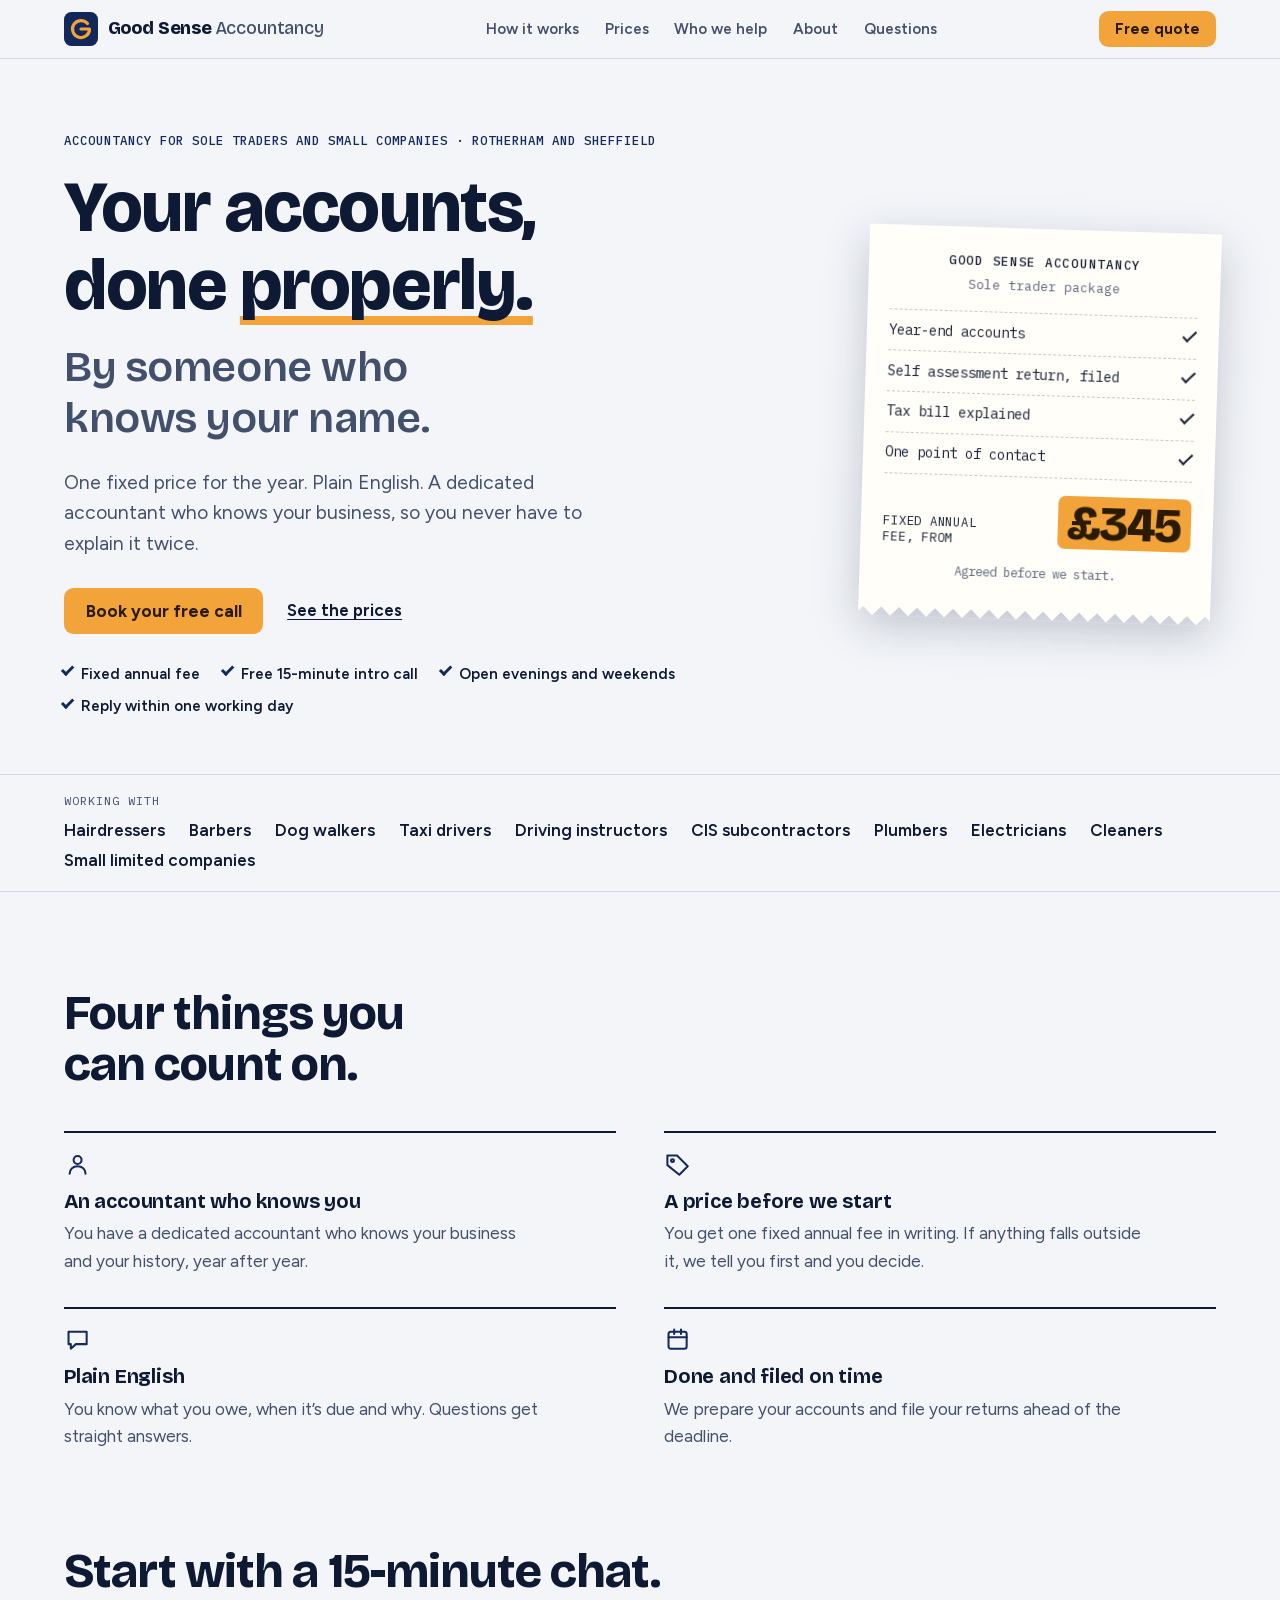
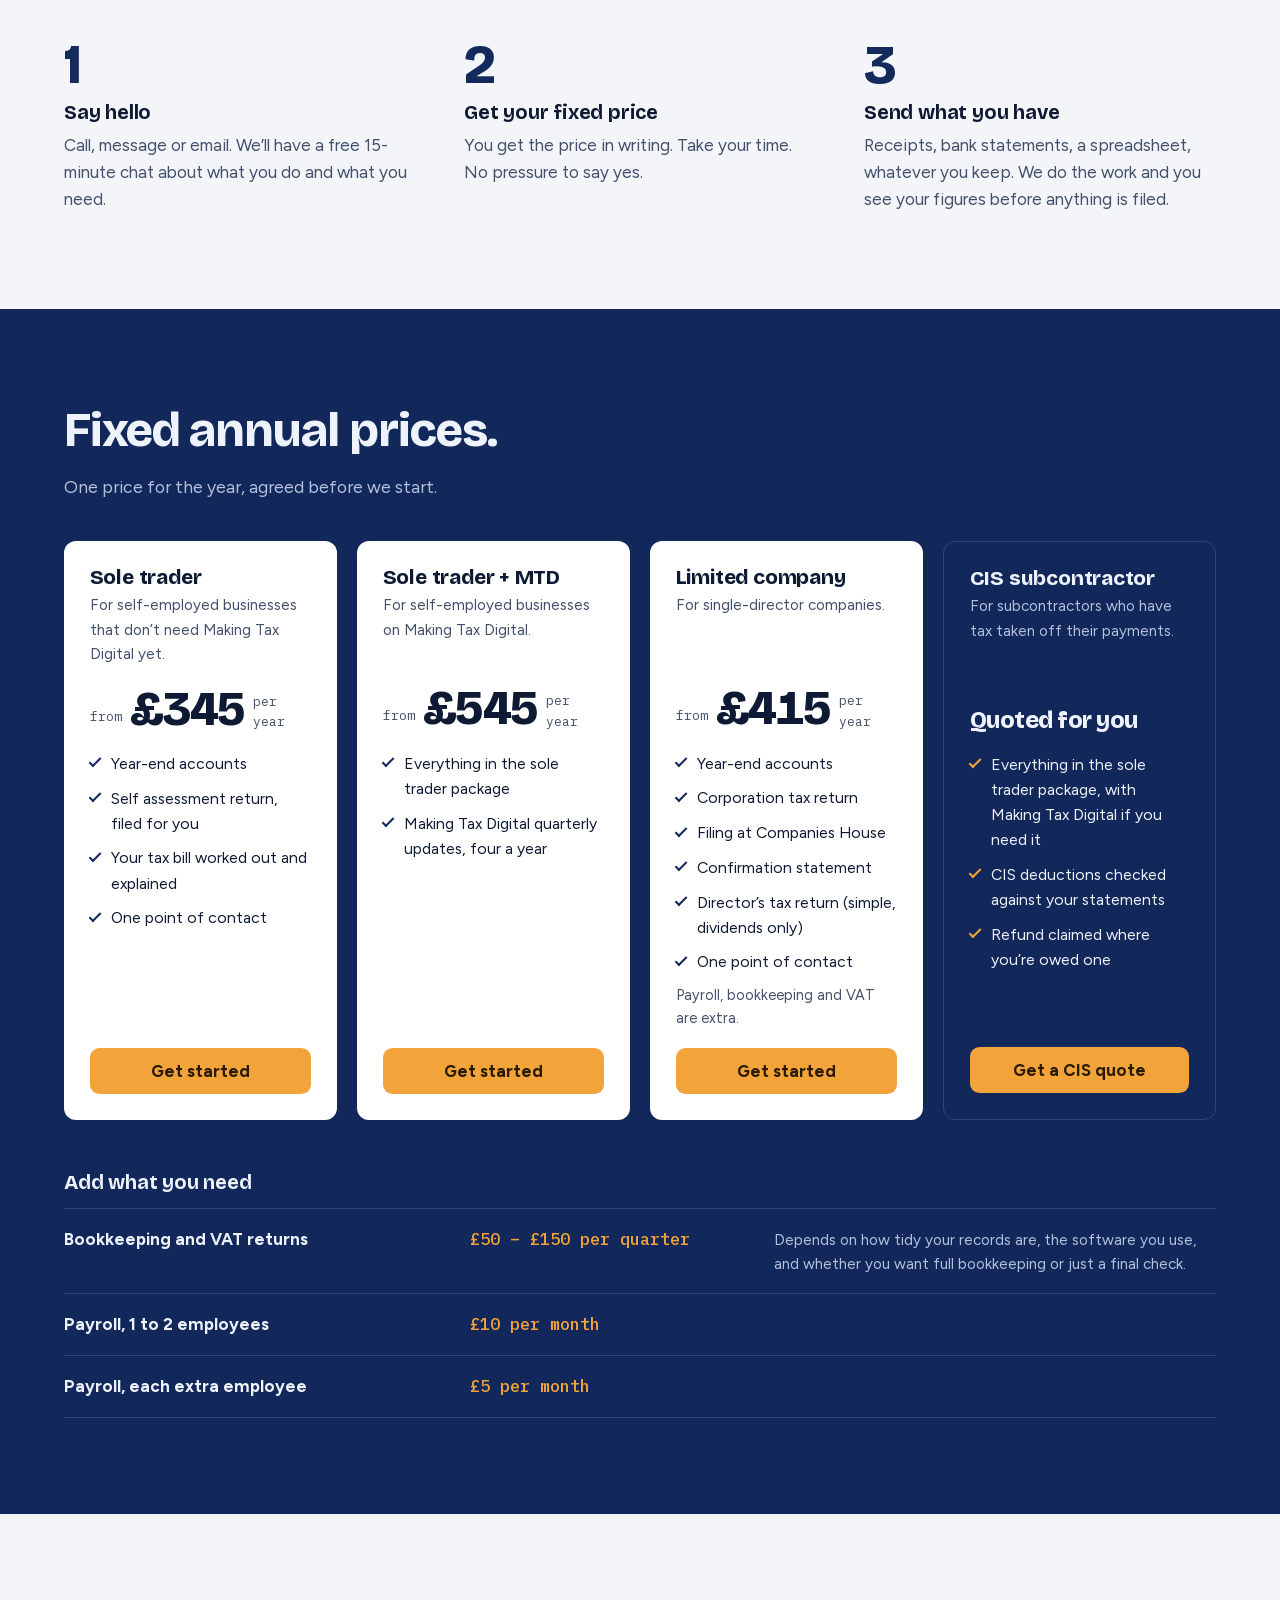
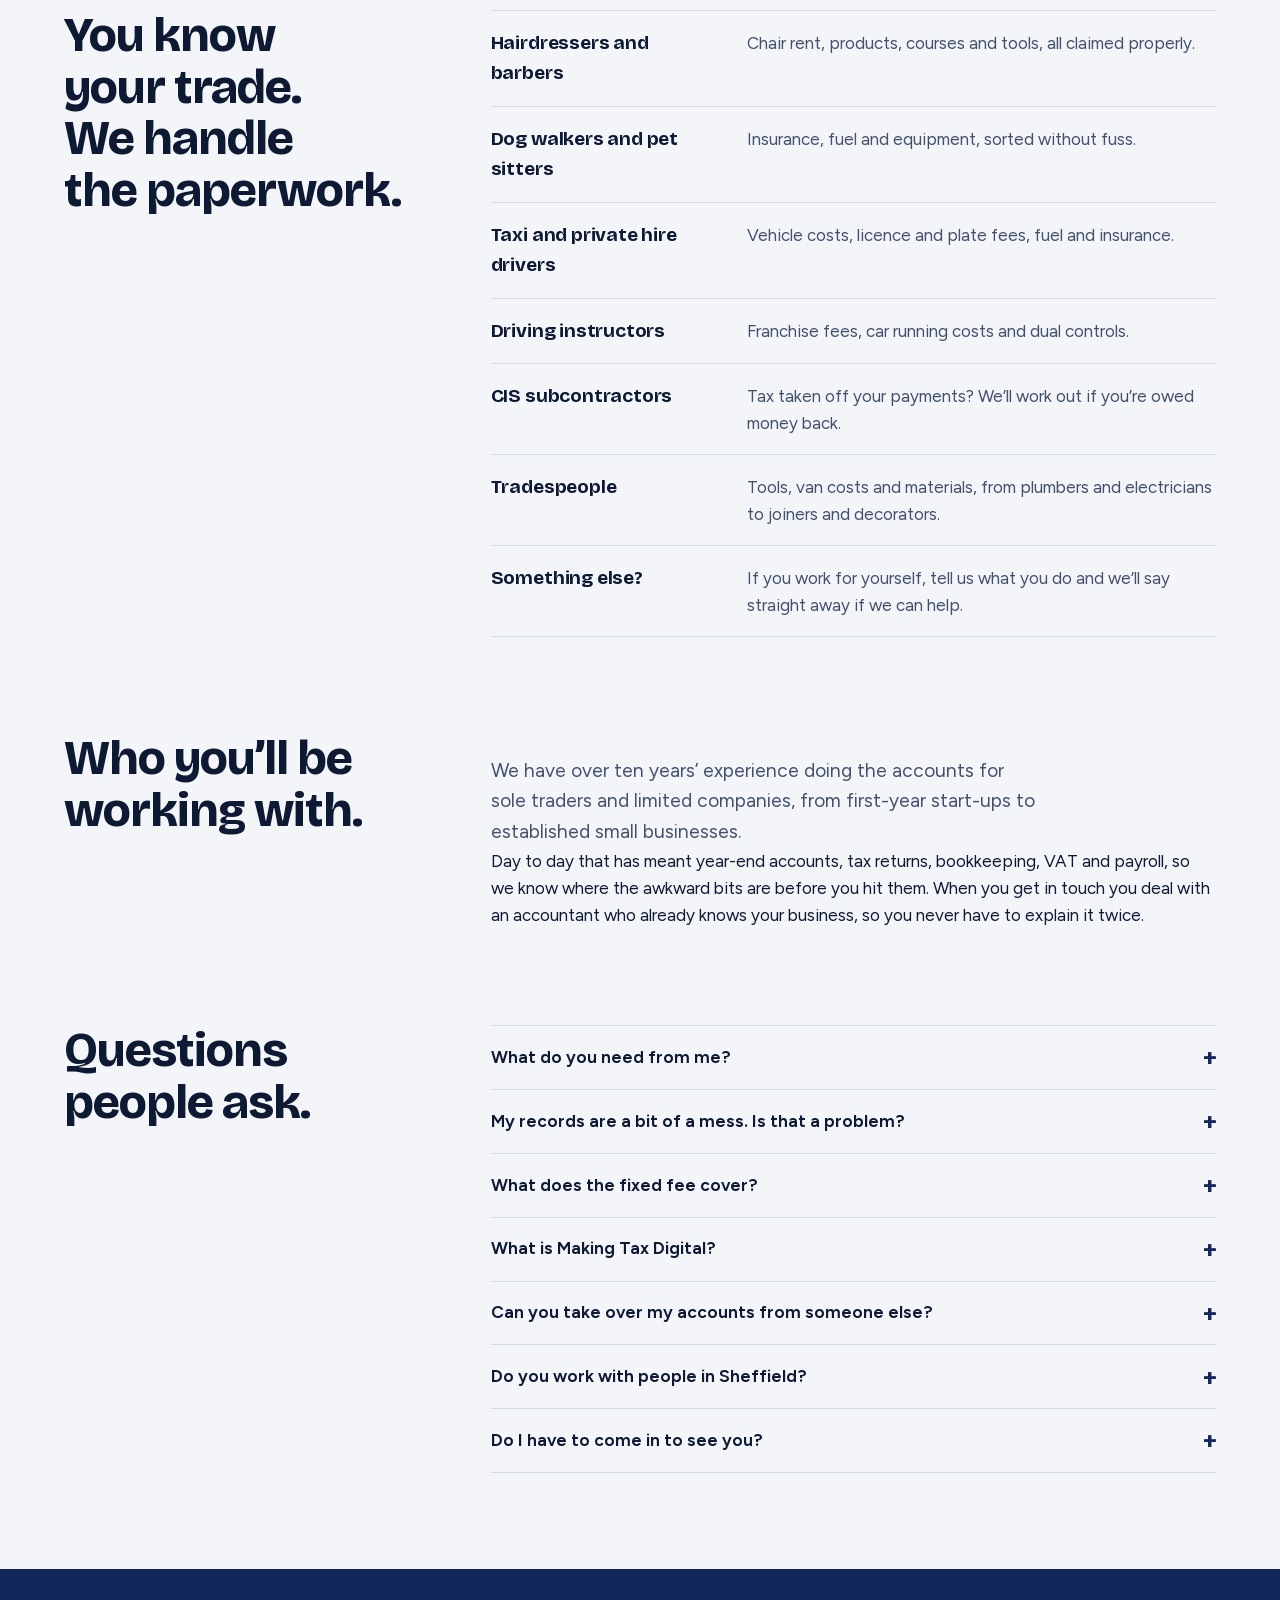
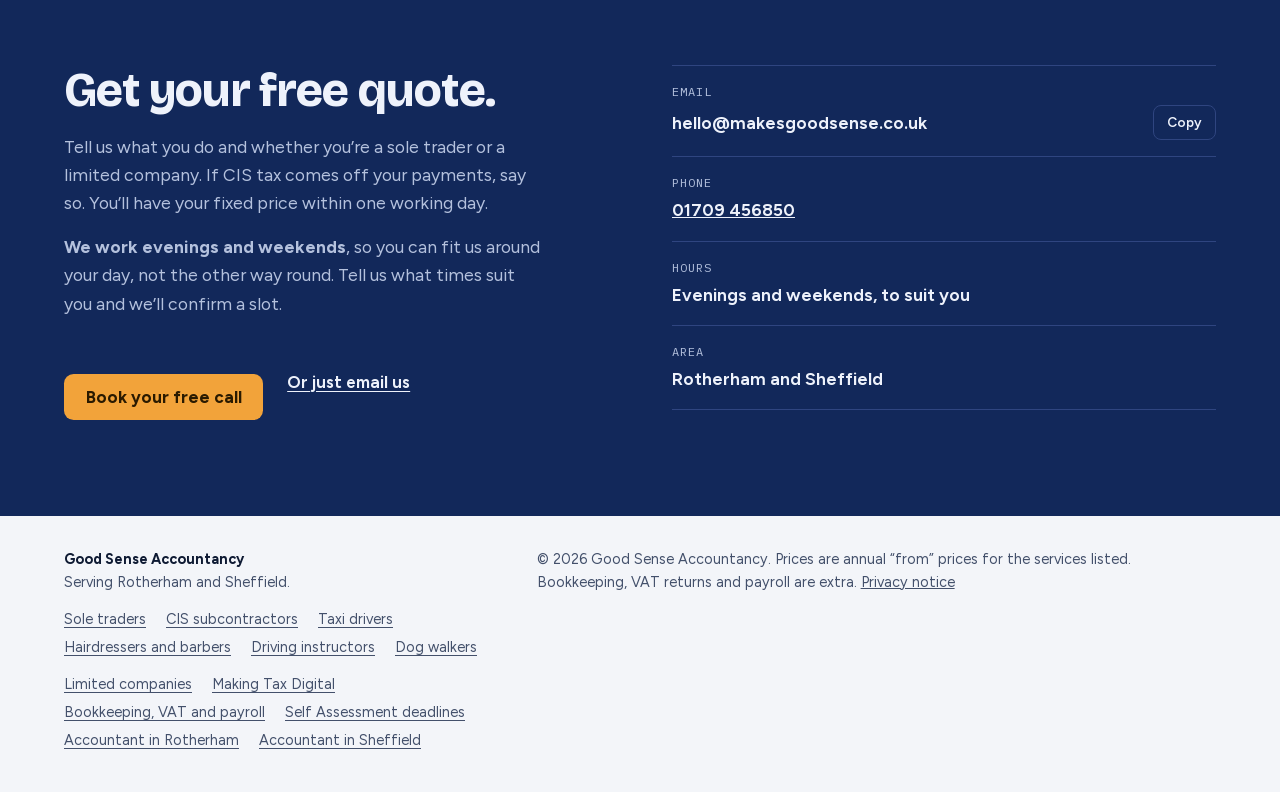
<file: index.html>
<!doctype html>
<html lang="en-GB">
<head>
<meta charset="utf-8">
<meta name="viewport" content="width=device-width, initial-scale=1">
<title>Good Sense Accountancy | Accountants in Rotherham and Sheffield</title>
<meta name="description" content="Fixed-price accounts and tax returns for sole traders, CIS subcontractors and small companies in Rotherham and Sheffield. Sole trader from £345 a year.">
<link rel="canonical" href="https://makesgoodsense.co.uk/">
<meta property="og:type" content="website">
<meta property="og:locale" content="en_GB">
<meta property="og:site_name" content="Good Sense Accountancy">
<meta property="og:title" content="Good Sense Accountancy | Accountants in Rotherham and Sheffield">
<meta property="og:description" content="Fixed-price accounts and tax returns for sole traders, CIS subcontractors and small companies in Rotherham and Sheffield. Sole trader from £345 a year.">
<meta property="og:url" content="https://makesgoodsense.co.uk/">
<meta property="og:image" content="https://makesgoodsense.co.uk/og.png">
<meta property="og:image:width" content="1200">
<meta property="og:image:height" content="630">
<meta property="og:image:alt" content="Good Sense Accountancy, fixed-price accountants in Rotherham and Sheffield">
<meta name="twitter:card" content="summary_large_image">
<meta name="twitter:title" content="Good Sense Accountancy | Accountants in Rotherham and Sheffield">
<meta name="twitter:description" content="Fixed-price accounts and tax returns for sole traders, CIS subcontractors and small companies in Rotherham and Sheffield. Sole trader from £345 a year.">
<meta name="twitter:image" content="https://makesgoodsense.co.uk/og.png">
<link rel="icon" href="data:image/svg+xml,%3Csvg xmlns='http://www.w3.org/2000/svg' viewBox='0 0 32 32'%3E%3Crect width='32' height='32' rx='7' fill='%2312285A'/%3E%3Cpath d='M22.1 10.9A8 8 0 1 0 24 16H16' fill='none' stroke='%23F2A33A' stroke-width='3' stroke-linecap='round' stroke-linejoin='round'/%3E%3C/svg%3E">
<script type="application/ld+json">
{"@context": "https://schema.org", "@type": "AccountingService", "@id": "https://makesgoodsense.co.uk/#business", "name": "Good Sense Accountancy", "url": "https://makesgoodsense.co.uk/", "email": "hello@makesgoodsense.co.uk", "telephone": "+441709456850", "image": "https://makesgoodsense.co.uk/og.png", "priceRange": "From £345 a year", "description": "Fixed-price accounts and tax returns for sole traders, CIS subcontractors and small limited companies.", "address": {"@type": "PostalAddress", "addressLocality": "Rotherham", "addressRegion": "South Yorkshire", "addressCountry": "GB"}, "areaServed": [{"@type": "City", "name": "Rotherham"}, {"@type": "City", "name": "Sheffield"}, {"@type": "AdministrativeArea", "name": "South Yorkshire"}], "logo": "https://makesgoodsense.co.uk/og.png", "knowsAbout": ["Self assessment", "Sole trader accounts", "Construction Industry Scheme", "Making Tax Digital", "Limited company accounts", "VAT returns", "Payroll"], "hasOfferCatalog": {"@type": "OfferCatalog", "name": "Fixed annual prices", "itemListElement": [{"@type": "Offer", "name": "Sole trader accounts and tax return", "priceSpecification": {"@type": "UnitPriceSpecification", "minPrice": "345", "priceCurrency": "GBP", "unitText": "YEAR"}}, {"@type": "Offer", "name": "Sole trader with Making Tax Digital", "priceSpecification": {"@type": "UnitPriceSpecification", "minPrice": "545", "priceCurrency": "GBP", "unitText": "YEAR"}}, {"@type": "Offer", "name": "Limited company accounts (from)", "priceSpecification": {"@type": "UnitPriceSpecification", "minPrice": "415", "priceCurrency": "GBP", "unitText": "YEAR"}}]}}
</script>
<script type="application/ld+json">
{"@context": "https://schema.org", "@type": "WebSite", "@id": "https://makesgoodsense.co.uk/#website", "url": "https://makesgoodsense.co.uk/", "name": "Good Sense Accountancy", "inLanguage": "en-GB", "publisher": {"@id": "https://makesgoodsense.co.uk/#business"}}
</script>
<script type="application/ld+json">
{"@context": "https://schema.org", "@type": "FAQPage", "mainEntity": [{"@type": "Question", "name": "What do you need from me?", "acceptedAnswer": {"@type": "Answer", "text": "Your bank statements, your sales records (invoices, takings or a spreadsheet) and your receipts. If you use accounting software such as Xero, QuickBooks, FreeAgent, Sage or similar, give us access and we’ll work from it directly. If you’ve had accounts done before, last year’s figures help. Not sure what counts? Ask and we’ll tell you."}}, {"@type": "Question", "name": "My records are a bit of a mess. Is that a problem?", "acceptedAnswer": {"@type": "Answer", "text": "Tell us up front and we’ll say what’s needed. If tidying up goes beyond your fixed fee, we agree the cost with you before we start."}}, {"@type": "Question", "name": "What does the fixed fee cover?", "acceptedAnswer": {"@type": "Answer", "text": "Everything listed in your package. If you want something extra, such as bookkeeping, VAT returns or payroll, we quote it separately and you say yes or no first."}}, {"@type": "Question", "name": "What is Making Tax Digital?", "acceptedAnswer": {"@type": "Answer", "text": "It means sending HMRC short updates every quarter instead of one return a year. It applies to self-employed and rental income over £50,000 from April 2026, over £30,000 from April 2027 and over £20,000 from April 2028. If it applies to you, choose the sole trader + MTD package. Not sure? Ask and we’ll check."}}, {"@type": "Question", "name": "Can you take over my accounts from someone else?", "acceptedAnswer": {"@type": "Answer", "text": "Yes. We’ll tell you what we need to pick up where things were left."}}, {"@type": "Question", "name": "Do you work with people in Sheffield?", "acceptedAnswer": {"@type": "Answer", "text": "Yes. We’re based in Rotherham and work with clients in Sheffield and across South Yorkshire. Most things are done by phone, WhatsApp or email, so where you live makes no difference to the price."}}, {"@type": "Question", "name": "Do I have to come in to see you?", "acceptedAnswer": {"@type": "Answer", "text": "No. Most things can be done by phone, WhatsApp or email. If you’d rather meet in person, just ask."}}]}
</script>
<link rel="preload" href="fonts/bricolage-grotesque.woff" as="font" type="font/woff" crossorigin>
<link rel="preload" href="fonts/figtree.woff" as="font" type="font/woff" crossorigin>
<link rel="stylesheet" href="styles.css">
</head>
<body>
<header class="site-head">
  <div class="wrap site-head__in">
    <a class="brand" href="#top" aria-label="Good Sense Accountancy, back to top">
      <svg width="34" height="34" viewBox="0 0 32 32" aria-hidden="true"><rect class="logo-bg" width="32" height="32" rx="7"/><path class="logo-g" d="M22.1 10.9A8 8 0 1 0 24 16H16"/></svg>
      <b>Good Sense <span>Accountancy</span></b>
    </a>
    <nav class="nav" aria-label="Main">
      <a href="#how">How it works</a>
      <a href="#prices">Prices</a>
      <a href="#who">Who we help</a>
      <a href="#about">About</a>
      <a href="#faq">Questions</a>
    </nav>
    <a class="btn btn--sm" href="#quote">Free quote</a>
  </div>
</header>

<main id="top">
  <section class="wrap hero">
    <div>
      <p class="eyebrow">Accountancy for sole traders and small companies &middot; Rotherham and Sheffield</p>
      <h1>Your accounts, done <span class="hl">properly.</span> <span class="sub">By someone who knows your name.</span></h1>
      <p class="lede">One fixed price for the year. Plain English. A dedicated accountant who knows your business, so you never have to explain it twice.</p>
      <div class="cta-row">
        <a class="btn" href="#quote">Book your free call</a>
        <a class="btn-link" href="#prices">See the prices</a>
      </div>
      <ul class="proof">
        <li>Fixed annual fee</li>
        <li>Free 15-minute intro call</li>
        <li>Open evenings and weekends</li>
        <li>Reply within one working day</li>
      </ul>
    </div>

    <aside class="receipt-wrap" aria-label="Example: the sole trader package">
      <div class="receipt">
        <p class="receipt__brand">Good Sense Accountancy</p>
        <p class="receipt__kind">Sole trader package</p>
        <ul class="receipt__lines">
          <li><span>Year-end accounts</span><i class="tick" aria-hidden="true"></i></li>
          <li><span>Self assessment return, filed</span><i class="tick" aria-hidden="true"></i></li>
          <li><span>Tax bill explained</span><i class="tick" aria-hidden="true"></i></li>
          <li><span>One point of contact</span><i class="tick" aria-hidden="true"></i></li>
        </ul>
        <div class="receipt__total"><span>Fixed annual fee, from</span><strong>&pound;345</strong></div>
        <p class="receipt__foot">Agreed before we start.</p>
      </div>
    </aside>
  </section>

  <div class="trades">
    <div class="wrap trades__in">
      <span class="trades__label">Working with</span>
      <ul>
        <li><a href="hairdresser-barber-accountant.html">Hairdressers</a></li>
        <li><a href="hairdresser-barber-accountant.html">Barbers</a></li>
        <li><a href="dog-walker-accountant.html">Dog walkers</a></li>
        <li><a href="taxi-driver-accountant.html">Taxi drivers</a></li>
        <li><a href="driving-instructor-accountant.html">Driving instructors</a></li>
        <li><a href="cis-accountant.html">CIS subcontractors</a></li>
        <li><a href="cis-accountant.html">Plumbers</a></li>
        <li><a href="cis-accountant.html">Electricians</a></li>
        <li><a href="sole-trader-accountant.html">Cleaners</a></li>
        <li>Small limited companies</li>
      </ul>
    </div>
  </div>

  <section class="sec wrap" id="why">
    <div class="sec__head"><h2>Four things you can count on.</h2></div>
    <div class="benefits">
      <article class="benefit">
        <svg viewBox="0 0 24 24" aria-hidden="true"><circle cx="12" cy="8" r="3.5"/><path d="M5 20c0-3.9 3.1-6.5 7-6.5s7 2.6 7 6.5"/></svg>
        <h3>An accountant who knows you</h3>
        <p>You have a dedicated accountant who knows your business and your history, year after year.</p>
      </article>
      <article class="benefit">
        <svg viewBox="0 0 24 24" aria-hidden="true"><path d="M3 12.5V4h8.5L21 13.5 13.5 21 3 12.5z"/><circle cx="7.5" cy="8.5" r="1.3"/></svg>
        <h3>A price before we start</h3>
        <p>You get one fixed annual fee in writing. If anything falls outside it, we tell you first and you decide.</p>
      </article>
      <article class="benefit">
        <svg viewBox="0 0 24 24" aria-hidden="true"><path d="M4 5h16v11h-9.5L6 20v-4H4z"/></svg>
        <h3>Plain English</h3>
        <p>You know what you owe, when it&rsquo;s due and why. Questions get straight answers.</p>
      </article>
      <article class="benefit">
        <svg viewBox="0 0 24 24" aria-hidden="true"><rect x="4" y="5" width="16" height="15" rx="2"/><path d="M4 10h16M9 3v4M15 3v4"/></svg>
        <h3>Done and filed on time</h3>
        <p>We prepare your accounts and file your returns ahead of the deadline.</p>
      </article>
    </div>
  </section>

  <section class="sec sec--tight wrap" id="how">
    <div class="sec__head"><h2>Start with a 15-minute chat.</h2></div>
    <ol class="steps">
      <li class="step">
        <span class="step__n">1</span>
        <h3>Say hello</h3>
        <p>Call, message or email. We&rsquo;ll have a free 15-minute chat about what you do and what you need.</p>
      </li>
      <li class="step">
        <span class="step__n">2</span>
        <h3>Get your fixed price</h3>
        <p>You get the price in writing. Take your time. No pressure to say yes.</p>
      </li>
      <li class="step">
        <span class="step__n">3</span>
        <h3>Send what you have</h3>
        <p>Receipts, bank statements, a spreadsheet, whatever you keep. We do the work and you see your figures before anything is filed.</p>
      </li>
    </ol>
  </section>

  <section class="band" id="prices">
    <div class="sec wrap">
      <div class="sec__head">
        <h2>Fixed annual prices.</h2>
        <p>One price for the year, agreed before we start.</p>
      </div>
      <div class="plans">
        <article class="plan">
          <div class="plan__head">
            <h3 class="plan__name">Sole trader</h3>
            <p class="plan__who">For self-employed businesses that don&rsquo;t need Making Tax Digital yet.</p>
          </div>
          <p class="plan__price"><span class="plan__from">from</span><span class="plan__amt">&pound;345</span><span class="plan__per">per year</span></p>
          <ul class="plan__list">
            <li>Year-end accounts</li>
            <li>Self assessment return, filed for you</li>
            <li>Your tax bill worked out and explained</li>
            <li>One point of contact</li>
          </ul>
          <a class="btn" href="#quote">Get started</a>
        </article>

        <article class="plan">
          <div class="plan__head">
            <h3 class="plan__name">Sole trader + MTD</h3>
            <p class="plan__who">For self-employed businesses on Making Tax Digital.</p>
          </div>
          <p class="plan__price"><span class="plan__from">from</span><span class="plan__amt">&pound;545</span><span class="plan__per">per year</span></p>
          <ul class="plan__list">
            <li>Everything in the sole trader package</li>
            <li>Making Tax Digital quarterly updates, four a year</li>
          </ul>
          <a class="btn" href="#quote">Get started</a>
        </article>

        <article class="plan">
          <div class="plan__head">
            <h3 class="plan__name">Limited company</h3>
            <p class="plan__who">For single-director companies.</p>
          </div>
          <p class="plan__price"><span class="plan__from">from</span><span class="plan__amt">&pound;415</span><span class="plan__per">per year</span></p>
          <ul class="plan__list">
            <li>Year-end accounts</li>
            <li>Corporation tax return</li>
            <li>Filing at Companies House</li>
            <li>Confirmation statement</li>
            <li>Director&rsquo;s tax return (simple, dividends only)</li>
            <li>One point of contact</li>
            <li class="plan__extra">Payroll, bookkeeping and VAT are extra.</li>
          </ul>
          <a class="btn" href="#quote">Get started</a>
        </article>

        <article class="plan plan--quote">
          <div class="plan__head">
            <h3 class="plan__name">CIS subcontractor</h3>
            <p class="plan__who">For subcontractors who have tax taken off their payments.</p>
          </div>
          <p class="plan__price"><span class="plan__amt plan__amt--text">Quoted for you</span></p>
          <ul class="plan__list">
            <li>Everything in the sole trader package, with Making Tax Digital if you need it</li>
            <li>CIS deductions checked against your statements</li>
            <li>Refund claimed where you&rsquo;re owed one</li>
          </ul>
          <a class="btn" href="#quote">Get a CIS quote</a>
        </article>
      </div>

      <div class="addons">
        <h3>Add what you need</h3>
        <ul class="rows">
          <li class="row row--addon">
            <span class="row__name">Bookkeeping and VAT returns</span>
            <span class="row__price">&pound;50 &ndash; &pound;150 per quarter</span>
            <span class="row__note">Depends on how tidy your records are, the software you use, and whether you want full bookkeeping or just a final check.</span>
          </li>
          <li class="row row--addon">
            <span class="row__name">Payroll, 1 to 2 employees</span>
            <span class="row__price">&pound;10 per month</span>
          </li>
          <li class="row row--addon">
            <span class="row__name">Payroll, each extra employee</span>
            <span class="row__price">&pound;5 per month</span>
          </li>
        </ul>
      </div>
    </div>
  </section>

  <section class="sec wrap" id="who">
    <div class="split">
      <div class="sec__head"><h2>You know your trade. We handle the paperwork.</h2></div>
      <ul class="rows">
        <li class="row row--trade"><span class="row__name"><a href="hairdresser-barber-accountant.html">Hairdressers and barbers</a></span><span class="row__note">Chair rent, products, courses and tools, all claimed properly.</span></li>
        <li class="row row--trade"><span class="row__name"><a href="dog-walker-accountant.html">Dog walkers and pet sitters</a></span><span class="row__note">Insurance, fuel and equipment, sorted without fuss.</span></li>
        <li class="row row--trade"><span class="row__name"><a href="taxi-driver-accountant.html">Taxi and private hire drivers</a></span><span class="row__note">Vehicle costs, licence and plate fees, fuel and insurance.</span></li>
        <li class="row row--trade"><span class="row__name"><a href="driving-instructor-accountant.html">Driving instructors</a></span><span class="row__note">Franchise fees, car running costs and dual controls.</span></li>
        <li class="row row--trade"><span class="row__name"><a href="cis-accountant.html">CIS subcontractors</a></span><span class="row__note">Tax taken off your payments? We&rsquo;ll work out if you&rsquo;re owed money back.</span></li>
        <li class="row row--trade"><span class="row__name"><a href="cis-accountant.html">Tradespeople</a></span><span class="row__note">Tools, van costs and materials, from plumbers and electricians to joiners and decorators.</span></li>
        <li class="row row--trade"><span class="row__name">Something else?</span><span class="row__note">If you work for yourself, tell us what you do and we&rsquo;ll say straight away if we can help.</span></li>
      </ul>
    </div>
  </section>

  <section class="sec sec--tight wrap" id="about">
    <div class="split">
      <div class="sec__head"><h2>Who you&rsquo;ll be working with.</h2></div>
      <div>
        <p class="lede">We have over ten years&rsquo; experience doing the accounts for sole traders and limited companies, from first-year start-ups to established small businesses.</p>
        <p>Day to day that has meant year-end accounts, tax returns, bookkeeping, VAT and payroll, so we know where the awkward bits are before you hit them. When you get in touch you deal with an accountant who already knows your business, so you never have to explain it twice.</p>
      </div>
    </div>
  </section>

  <section class="sec sec--tight wrap" id="faq">
    <div class="split">
      <div class="sec__head"><h2>Questions people ask.</h2></div>
      <div class="faq">
        <details>
          <summary>What do you need from me?</summary>
          <p>Your bank statements, your sales records (invoices, takings or a spreadsheet) and your receipts. If you use accounting software such as Xero, QuickBooks, FreeAgent, Sage or similar, give us access and we&rsquo;ll work from it directly. If you&rsquo;ve had accounts done before, last year&rsquo;s figures help. Not sure what counts? Ask and we&rsquo;ll tell you.</p>
        </details>
        <details>
          <summary>My records are a bit of a mess. Is that a problem?</summary>
          <p>Tell us up front and we&rsquo;ll say what&rsquo;s needed. If tidying up goes beyond your fixed fee, we agree the cost with you before we start.</p>
        </details>
        <details>
          <summary>What does the fixed fee cover?</summary>
          <p>Everything listed in your package. If you want something extra, such as bookkeeping, VAT returns or payroll, we quote it separately and you say yes or no first.</p>
        </details>
        <details>
          <summary>What is Making Tax Digital?</summary>
          <p>It means sending HMRC short updates every quarter instead of one return a year. It applies to self-employed and rental income over &pound;50,000 from April 2026, over &pound;30,000 from April 2027 and over &pound;20,000 from April 2028. If it applies to you, choose the sole trader + MTD package. Not sure? Ask and we&rsquo;ll check.</p>
        </details>
        <details>
          <summary>Can you take over my accounts from someone else?</summary>
          <p>Yes. We&rsquo;ll tell you what we need to pick up where things were left.</p>
        </details>
        <details>
          <summary>Do you work with people in Sheffield?</summary>
          <p>Yes. We&rsquo;re based in Rotherham and work with clients in Sheffield and across South Yorkshire. Most things are done by phone, WhatsApp or email, so where you live makes no difference to the price.</p>
        </details>
        <details>
          <summary>Do I have to come in to see you?</summary>
          <p>No. Most things can be done by phone, WhatsApp or email. If you&rsquo;d rather meet in person, just ask.</p>
        </details>
      </div>
    </div>
  </section>

  <section class="band" id="quote">
    <div class="sec wrap contact">
      <div>
        <h2>Get your free quote.</h2>
        <p class="contact__lede">Tell us what you do and whether you&rsquo;re a sole trader or a limited company. If CIS tax comes off your payments, say so. You&rsquo;ll have your fixed price within one working day.</p>
        <p class="contact__lede"><strong>We work evenings and weekends</strong>, so you can fit us around your day, not the other way round. Tell us what times suit you and we&rsquo;ll confirm a slot.</p>
        <div class="cta-row"><a class="btn" href="mailto:hello@makesgoodsense.co.uk?subject=Free%2015-minute%20call&body=Hi%2C%20I%27d%20like%20a%20free%2015-minute%20call.%0A%0AWhat%20I%20do%3A%0ASole%20trader%20or%20limited%20company%3A%0ABest%20evening%20or%20weekend%20times%3A%0A">Book your free call</a><a class="btn-link" href="mailto:hello@makesgoodsense.co.uk">Or just email us</a></div>
      </div>
      <ul class="contact__list">
        <li class="contact__row"><span class="contact__k">Email</span><span class="contact__v" id="email-text">hello@makesgoodsense.co.uk</span><button class="copy" id="copy-email" type="button">Copy</button></li>
        <li class="contact__row"><span class="contact__k">Phone</span><span class="contact__v"><a href="tel:+441709456850">01709 456850</a></span></li>
        <li class="contact__row"><span class="contact__k">Hours</span><span class="contact__v">Evenings and weekends, to suit you</span></li>
        <li class="contact__row"><span class="contact__k">Area</span><span class="contact__v">Rotherham and Sheffield</span></li>
      </ul>
    </div>
  </section>
</main>

<footer class="foot">
  <div class="wrap foot__in">
    <div><p><strong>Good Sense Accountancy</strong><br>Serving Rotherham and Sheffield.</p>
    <ul class="foot__nav" aria-label="Accountants for">
      <li><a href="sole-trader-accountant.html">Sole traders</a></li>
      <li><a href="cis-accountant.html">CIS subcontractors</a></li>
      <li><a href="taxi-driver-accountant.html">Taxi drivers</a></li>
      <li><a href="hairdresser-barber-accountant.html">Hairdressers and barbers</a></li>
      <li><a href="driving-instructor-accountant.html">Driving instructors</a></li>
      <li><a href="dog-walker-accountant.html">Dog walkers</a></li>
    </ul>
    <ul class="foot__nav" aria-label="Areas">
      <li><a href="limited-company-accountant.html">Limited companies</a></li>
      <li><a href="making-tax-digital-accountant.html">Making Tax Digital</a></li>
      <li><a href="bookkeeping-vat-payroll.html">Bookkeeping, VAT and payroll</a></li>
      <li><a href="self-assessment-deadlines.html">Self Assessment deadlines</a></li>
      <li><a href="accountant-rotherham.html">Accountant in Rotherham</a></li>
      <li><a href="accountant-sheffield.html">Accountant in Sheffield</a></li>
    </ul></div>
    <p>&copy; 2026 Good Sense Accountancy. Prices are annual &ldquo;from&rdquo; prices for the services listed. Bookkeeping, VAT returns and payroll are extra. <a href="privacy.html">Privacy notice</a></p>
  </div>
</footer>

<script>
(function(){
  var btn=document.getElementById('copy-email');
  var txt=document.getElementById('email-text');
  if(!btn||!txt)return;
  function select(){
    try{
      var r=document.createRange();r.selectNodeContents(txt);
      var s=window.getSelection();s.removeAllRanges();s.addRange(r);
      btn.textContent='Selected';
    }catch(e){}
    setTimeout(function(){btn.textContent='Copy';},1800);
  }
  btn.addEventListener('click',function(){
    try{
      navigator.clipboard.writeText(txt.textContent.trim()).then(function(){
        btn.textContent='Copied';
        setTimeout(function(){btn.textContent='Copy';},1800);
      },select);
    }catch(e){select();}
  });
})();
</script>
</body>
</html>
</file>
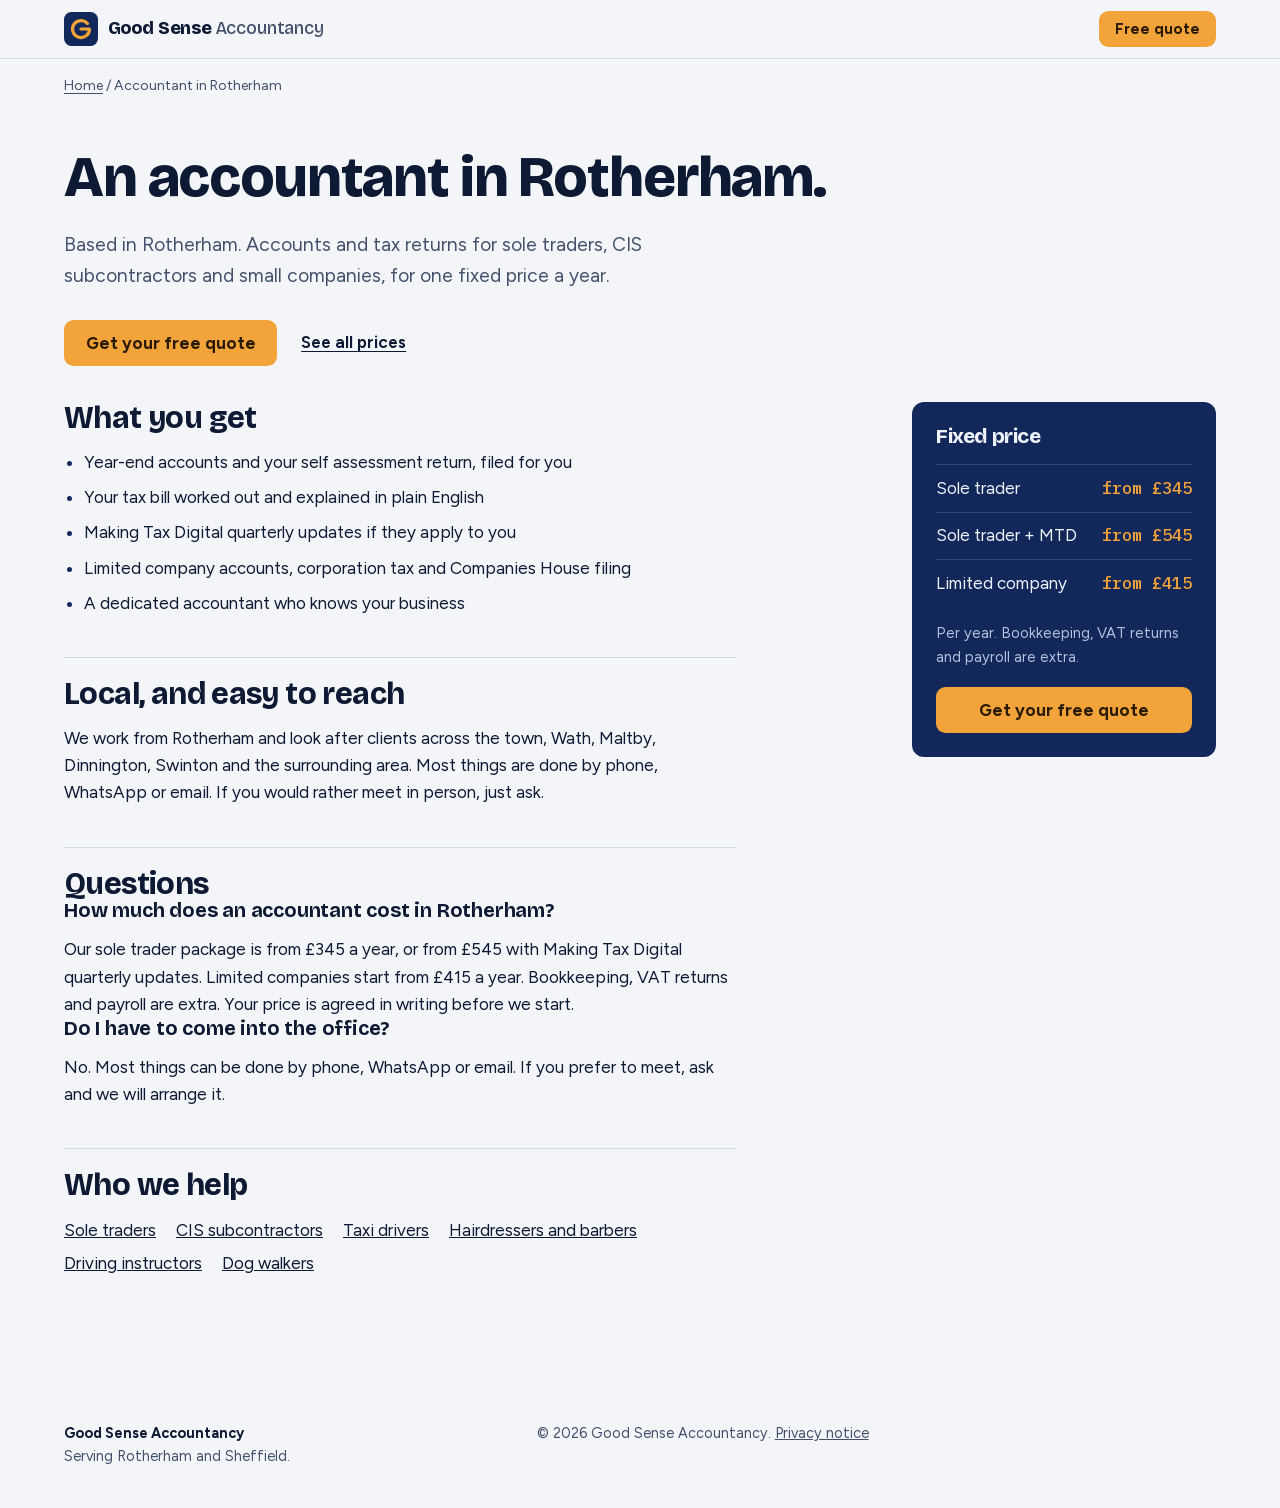
<file: accountant-rotherham.html>
<!doctype html>
<html lang="en-GB">
<head>
<meta charset="utf-8">
<meta name="viewport" content="width=device-width, initial-scale=1">
<title>Accountant in Rotherham | Good Sense Accountancy</title>
<meta name="description" content="Fixed-price accountant based in Rotherham. Sole traders from £345 a year, limited companies from £415. Free 15-minute chat.">
<link rel="canonical" href="https://makesgoodsense.co.uk/accountant-rotherham.html">
<meta property="og:type" content="website">
<meta property="og:locale" content="en_GB">
<meta property="og:site_name" content="Good Sense Accountancy">
<meta property="og:title" content="Accountant in Rotherham | Good Sense Accountancy">
<meta property="og:description" content="Fixed-price accountant based in Rotherham. Sole traders from £345 a year, limited companies from £415. Free 15-minute chat.">
<meta property="og:url" content="https://makesgoodsense.co.uk/accountant-rotherham.html">
<meta property="og:image" content="https://makesgoodsense.co.uk/og.png">
<meta property="og:image:width" content="1200">
<meta property="og:image:height" content="630">
<meta property="og:image:alt" content="Good Sense Accountancy, fixed-price accountants in Rotherham and Sheffield">
<meta name="twitter:card" content="summary_large_image">
<meta name="twitter:title" content="Accountant in Rotherham | Good Sense Accountancy">
<meta name="twitter:description" content="Fixed-price accountant based in Rotherham. Sole traders from £345 a year, limited companies from £415. Free 15-minute chat.">
<meta name="twitter:image" content="https://makesgoodsense.co.uk/og.png">
<link rel="icon" href="data:image/svg+xml,%3Csvg xmlns='http://www.w3.org/2000/svg' viewBox='0 0 32 32'%3E%3Crect width='32' height='32' rx='7' fill='%2312285A'/%3E%3Cpath d='M22.1 10.9A8 8 0 1 0 24 16H16' fill='none' stroke='%23F2A33A' stroke-width='3' stroke-linecap='round' stroke-linejoin='round'/%3E%3C/svg%3E">
<script type="application/ld+json">
{"@context": "https://schema.org", "@type": "BreadcrumbList", "itemListElement": [{"@type": "ListItem", "position": 1, "name": "Home", "item": "https://makesgoodsense.co.uk/"}, {"@type": "ListItem", "position": 2, "name": "Accountant in Rotherham", "item": "https://makesgoodsense.co.uk/accountant-rotherham.html"}]}
</script>
<script type="application/ld+json">
{"@context": "https://schema.org", "@type": "Service", "name": "Accountant in Rotherham", "serviceType": "Accounting and tax return services", "description": "Fixed-price accountant based in Rotherham. Sole traders from £345 a year, limited companies from £415. Free 15-minute chat.", "url": "https://makesgoodsense.co.uk/accountant-rotherham.html", "provider": {"@id": "https://makesgoodsense.co.uk/#business"}, "areaServed": {"@type": "City", "name": "Rotherham"}}
</script>
<script type="application/ld+json">
{"@context": "https://schema.org", "@type": "FAQPage", "mainEntity": [{"@type": "Question", "name": "How much does an accountant cost in Rotherham?", "acceptedAnswer": {"@type": "Answer", "text": "Our sole trader package is from £345 a year, or from £545 with Making Tax Digital quarterly updates. Limited companies start from £415 a year. Bookkeeping, VAT returns and payroll are extra. Your price is agreed in writing before we start."}}, {"@type": "Question", "name": "Do I have to come into the office?", "acceptedAnswer": {"@type": "Answer", "text": "No. Most things can be done by phone, WhatsApp or email. If you prefer to meet, ask and we will arrange it."}}]}
</script>
<link rel="preload" href="fonts/bricolage-grotesque.woff" as="font" type="font/woff" crossorigin>
<link rel="preload" href="fonts/figtree.woff" as="font" type="font/woff" crossorigin>
<link rel="stylesheet" href="styles.css">
</head>
<body>
<header class="site-head">
  <div class="wrap site-head__in">
    <a class="brand" href="index.html" aria-label="Good Sense Accountancy, home">
      <svg width="34" height="34" viewBox="0 0 32 32" aria-hidden="true"><rect class="logo-bg" width="32" height="32" rx="7"/><path class="logo-g" d="M22.1 10.9A8 8 0 1 0 24 16H16"/></svg>
      <b>Good Sense <span>Accountancy</span></b>
    </a>
    <a class="btn btn--sm" href="index.html#quote">Free quote</a>
  </div>
</header>
<main id="top">
  <nav class="wrap crumbs" aria-label="Breadcrumb"><a href="index.html">Home</a> / Accountant in Rotherham</nav>
  <section class="wrap tp-hero">
    <h1>An accountant in Rotherham.</h1>
    <p class="lede">Based in Rotherham. Accounts and tax returns for sole traders, CIS subcontractors and small companies, for one fixed price a year.</p>
    <div class="cta-row"><a class="btn" href="index.html#quote">Get your free quote</a><a class="btn-link" href="index.html#prices">See all prices</a></div>
  </section>
  <div class="wrap tp-body">
    <article class="article">
<h2>What you get</h2><ul><li>Year-end accounts and your self assessment return, filed for you</li><li>Your tax bill worked out and explained in plain English</li><li>Making Tax Digital quarterly updates if they apply to you</li><li>Limited company accounts, corporation tax and Companies House filing</li><li>A dedicated accountant who knows your business</li></ul><h2>Local, and easy to reach</h2><p>We work from Rotherham and look after clients across the town, Wath, Maltby, Dinnington, Swinton and the surrounding area. Most things are done by phone, WhatsApp or email. If you would rather meet in person, just ask.</p><h2>Questions</h2><h3>How much does an accountant cost in Rotherham?</h3><p>Our sole trader package is from £345 a year, or from £545 with Making Tax Digital quarterly updates. Limited companies start from £415 a year. Bookkeeping, VAT returns and payroll are extra. Your price is agreed in writing before we start.</p><h3>Do I have to come into the office?</h3><p>No. Most things can be done by phone, WhatsApp or email. If you prefer to meet, ask and we will arrange it.</p>
      <div class="more"><h2>Who we help</h2><ul><li><a href="sole-trader-accountant.html">Sole traders</a></li><li><a href="cis-accountant.html">CIS subcontractors</a></li><li><a href="taxi-driver-accountant.html">Taxi drivers</a></li><li><a href="hairdresser-barber-accountant.html">Hairdressers and barbers</a></li><li><a href="driving-instructor-accountant.html">Driving instructors</a></li><li><a href="dog-walker-accountant.html">Dog walkers</a></li></ul></div>
    </article>
    <aside class="aside" aria-label="Price">
      <div class="pricebox">
        <h2>Fixed price</h2>
        <ul><li><span>Sole trader</span><b>from £345</b></li><li><span>Sole trader + MTD</span><b>from £545</b></li><li><span>Limited company</span><b>from £415</b></li></ul>
        <p>Per year. Bookkeeping, VAT returns and payroll are extra.</p>
        <a class="btn" href="index.html#quote">Get your free quote</a>
      </div>
    </aside>
  </div>
</main>
<footer class="foot">
  <div class="wrap foot__in">
    <p><strong>Good Sense Accountancy</strong><br>Serving Rotherham and Sheffield.</p>
    <p>&copy; 2026 Good Sense Accountancy. <a href="privacy.html">Privacy notice</a></p>
  </div>
</footer>
</body>
</html>
</file>
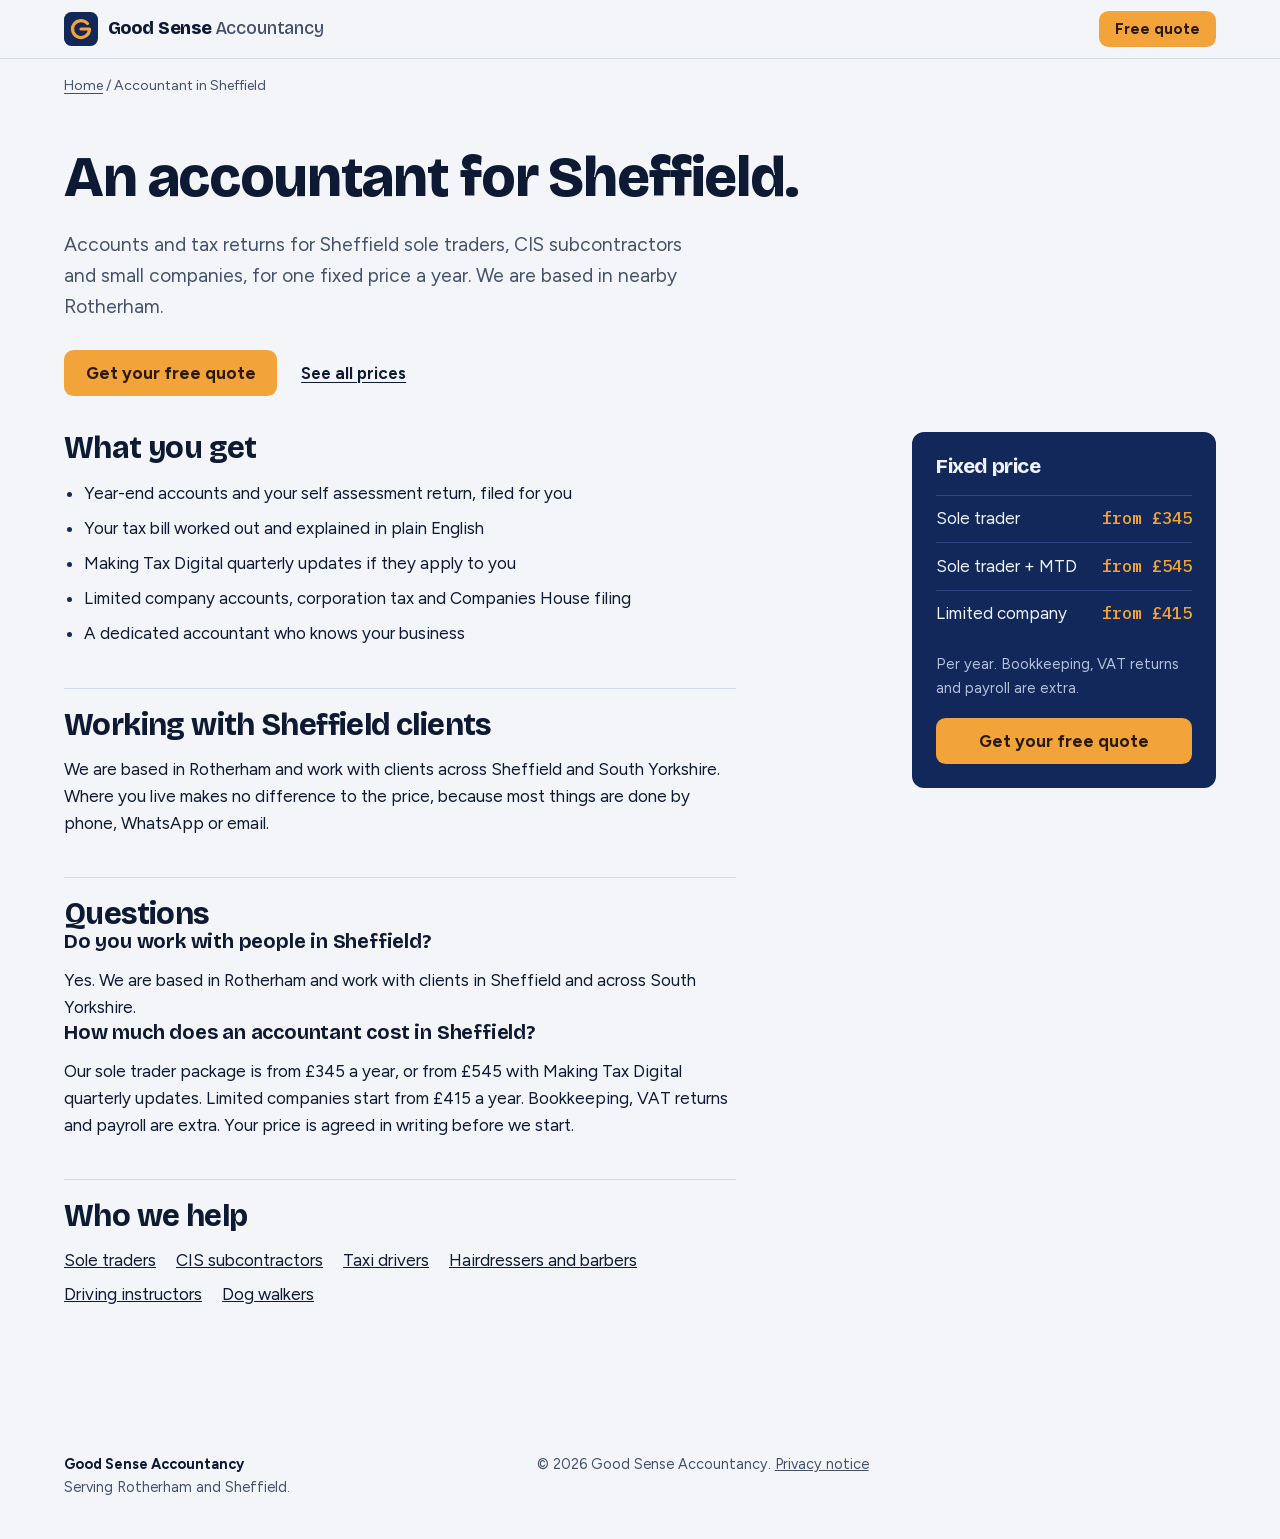
<file: accountant-sheffield.html>
<!doctype html>
<html lang="en-GB">
<head>
<meta charset="utf-8">
<meta name="viewport" content="width=device-width, initial-scale=1">
<title>Accountant in Sheffield | Good Sense Accountancy</title>
<meta name="description" content="Fixed-price accountant for Sheffield sole traders, CIS subcontractors and small companies. From £345 a year. Free 15-minute chat.">
<link rel="canonical" href="https://makesgoodsense.co.uk/accountant-sheffield.html">
<meta property="og:type" content="website">
<meta property="og:locale" content="en_GB">
<meta property="og:site_name" content="Good Sense Accountancy">
<meta property="og:title" content="Accountant in Sheffield | Good Sense Accountancy">
<meta property="og:description" content="Fixed-price accountant for Sheffield sole traders, CIS subcontractors and small companies. From £345 a year. Free 15-minute chat.">
<meta property="og:url" content="https://makesgoodsense.co.uk/accountant-sheffield.html">
<meta property="og:image" content="https://makesgoodsense.co.uk/og.png">
<meta property="og:image:width" content="1200">
<meta property="og:image:height" content="630">
<meta property="og:image:alt" content="Good Sense Accountancy, fixed-price accountants in Rotherham and Sheffield">
<meta name="twitter:card" content="summary_large_image">
<meta name="twitter:title" content="Accountant in Sheffield | Good Sense Accountancy">
<meta name="twitter:description" content="Fixed-price accountant for Sheffield sole traders, CIS subcontractors and small companies. From £345 a year. Free 15-minute chat.">
<meta name="twitter:image" content="https://makesgoodsense.co.uk/og.png">
<link rel="icon" href="data:image/svg+xml,%3Csvg xmlns='http://www.w3.org/2000/svg' viewBox='0 0 32 32'%3E%3Crect width='32' height='32' rx='7' fill='%2312285A'/%3E%3Cpath d='M22.1 10.9A8 8 0 1 0 24 16H16' fill='none' stroke='%23F2A33A' stroke-width='3' stroke-linecap='round' stroke-linejoin='round'/%3E%3C/svg%3E">
<script type="application/ld+json">
{"@context": "https://schema.org", "@type": "BreadcrumbList", "itemListElement": [{"@type": "ListItem", "position": 1, "name": "Home", "item": "https://makesgoodsense.co.uk/"}, {"@type": "ListItem", "position": 2, "name": "Accountant in Sheffield", "item": "https://makesgoodsense.co.uk/accountant-sheffield.html"}]}
</script>
<script type="application/ld+json">
{"@context": "https://schema.org", "@type": "Service", "name": "Accountant in Sheffield", "serviceType": "Accounting and tax return services", "description": "Fixed-price accountant for Sheffield sole traders, CIS subcontractors and small companies. From £345 a year. Free 15-minute chat.", "url": "https://makesgoodsense.co.uk/accountant-sheffield.html", "provider": {"@id": "https://makesgoodsense.co.uk/#business"}, "areaServed": {"@type": "City", "name": "Sheffield"}}
</script>
<script type="application/ld+json">
{"@context": "https://schema.org", "@type": "FAQPage", "mainEntity": [{"@type": "Question", "name": "Do you work with people in Sheffield?", "acceptedAnswer": {"@type": "Answer", "text": "Yes. We are based in Rotherham and work with clients in Sheffield and across South Yorkshire."}}, {"@type": "Question", "name": "How much does an accountant cost in Sheffield?", "acceptedAnswer": {"@type": "Answer", "text": "Our sole trader package is from £345 a year, or from £545 with Making Tax Digital quarterly updates. Limited companies start from £415 a year. Bookkeeping, VAT returns and payroll are extra. Your price is agreed in writing before we start."}}]}
</script>
<link rel="preload" href="fonts/bricolage-grotesque.woff" as="font" type="font/woff" crossorigin>
<link rel="preload" href="fonts/figtree.woff" as="font" type="font/woff" crossorigin>
<link rel="stylesheet" href="styles.css">
</head>
<body>
<header class="site-head">
  <div class="wrap site-head__in">
    <a class="brand" href="index.html" aria-label="Good Sense Accountancy, home">
      <svg width="34" height="34" viewBox="0 0 32 32" aria-hidden="true"><rect class="logo-bg" width="32" height="32" rx="7"/><path class="logo-g" d="M22.1 10.9A8 8 0 1 0 24 16H16"/></svg>
      <b>Good Sense <span>Accountancy</span></b>
    </a>
    <a class="btn btn--sm" href="index.html#quote">Free quote</a>
  </div>
</header>
<main id="top">
  <nav class="wrap crumbs" aria-label="Breadcrumb"><a href="index.html">Home</a> / Accountant in Sheffield</nav>
  <section class="wrap tp-hero">
    <h1>An accountant for Sheffield.</h1>
    <p class="lede">Accounts and tax returns for Sheffield sole traders, CIS subcontractors and small companies, for one fixed price a year. We are based in nearby Rotherham.</p>
    <div class="cta-row"><a class="btn" href="index.html#quote">Get your free quote</a><a class="btn-link" href="index.html#prices">See all prices</a></div>
  </section>
  <div class="wrap tp-body">
    <article class="article">
<h2>What you get</h2><ul><li>Year-end accounts and your self assessment return, filed for you</li><li>Your tax bill worked out and explained in plain English</li><li>Making Tax Digital quarterly updates if they apply to you</li><li>Limited company accounts, corporation tax and Companies House filing</li><li>A dedicated accountant who knows your business</li></ul><h2>Working with Sheffield clients</h2><p>We are based in Rotherham and work with clients across Sheffield and South Yorkshire. Where you live makes no difference to the price, because most things are done by phone, WhatsApp or email.</p><h2>Questions</h2><h3>Do you work with people in Sheffield?</h3><p>Yes. We are based in Rotherham and work with clients in Sheffield and across South Yorkshire.</p><h3>How much does an accountant cost in Sheffield?</h3><p>Our sole trader package is from £345 a year, or from £545 with Making Tax Digital quarterly updates. Limited companies start from £415 a year. Bookkeeping, VAT returns and payroll are extra. Your price is agreed in writing before we start.</p>
      <div class="more"><h2>Who we help</h2><ul><li><a href="sole-trader-accountant.html">Sole traders</a></li><li><a href="cis-accountant.html">CIS subcontractors</a></li><li><a href="taxi-driver-accountant.html">Taxi drivers</a></li><li><a href="hairdresser-barber-accountant.html">Hairdressers and barbers</a></li><li><a href="driving-instructor-accountant.html">Driving instructors</a></li><li><a href="dog-walker-accountant.html">Dog walkers</a></li></ul></div>
    </article>
    <aside class="aside" aria-label="Price">
      <div class="pricebox">
        <h2>Fixed price</h2>
        <ul><li><span>Sole trader</span><b>from £345</b></li><li><span>Sole trader + MTD</span><b>from £545</b></li><li><span>Limited company</span><b>from £415</b></li></ul>
        <p>Per year. Bookkeeping, VAT returns and payroll are extra.</p>
        <a class="btn" href="index.html#quote">Get your free quote</a>
      </div>
    </aside>
  </div>
</main>
<footer class="foot">
  <div class="wrap foot__in">
    <p><strong>Good Sense Accountancy</strong><br>Serving Rotherham and Sheffield.</p>
    <p>&copy; 2026 Good Sense Accountancy. <a href="privacy.html">Privacy notice</a></p>
  </div>
</footer>
</body>
</html>
</file>
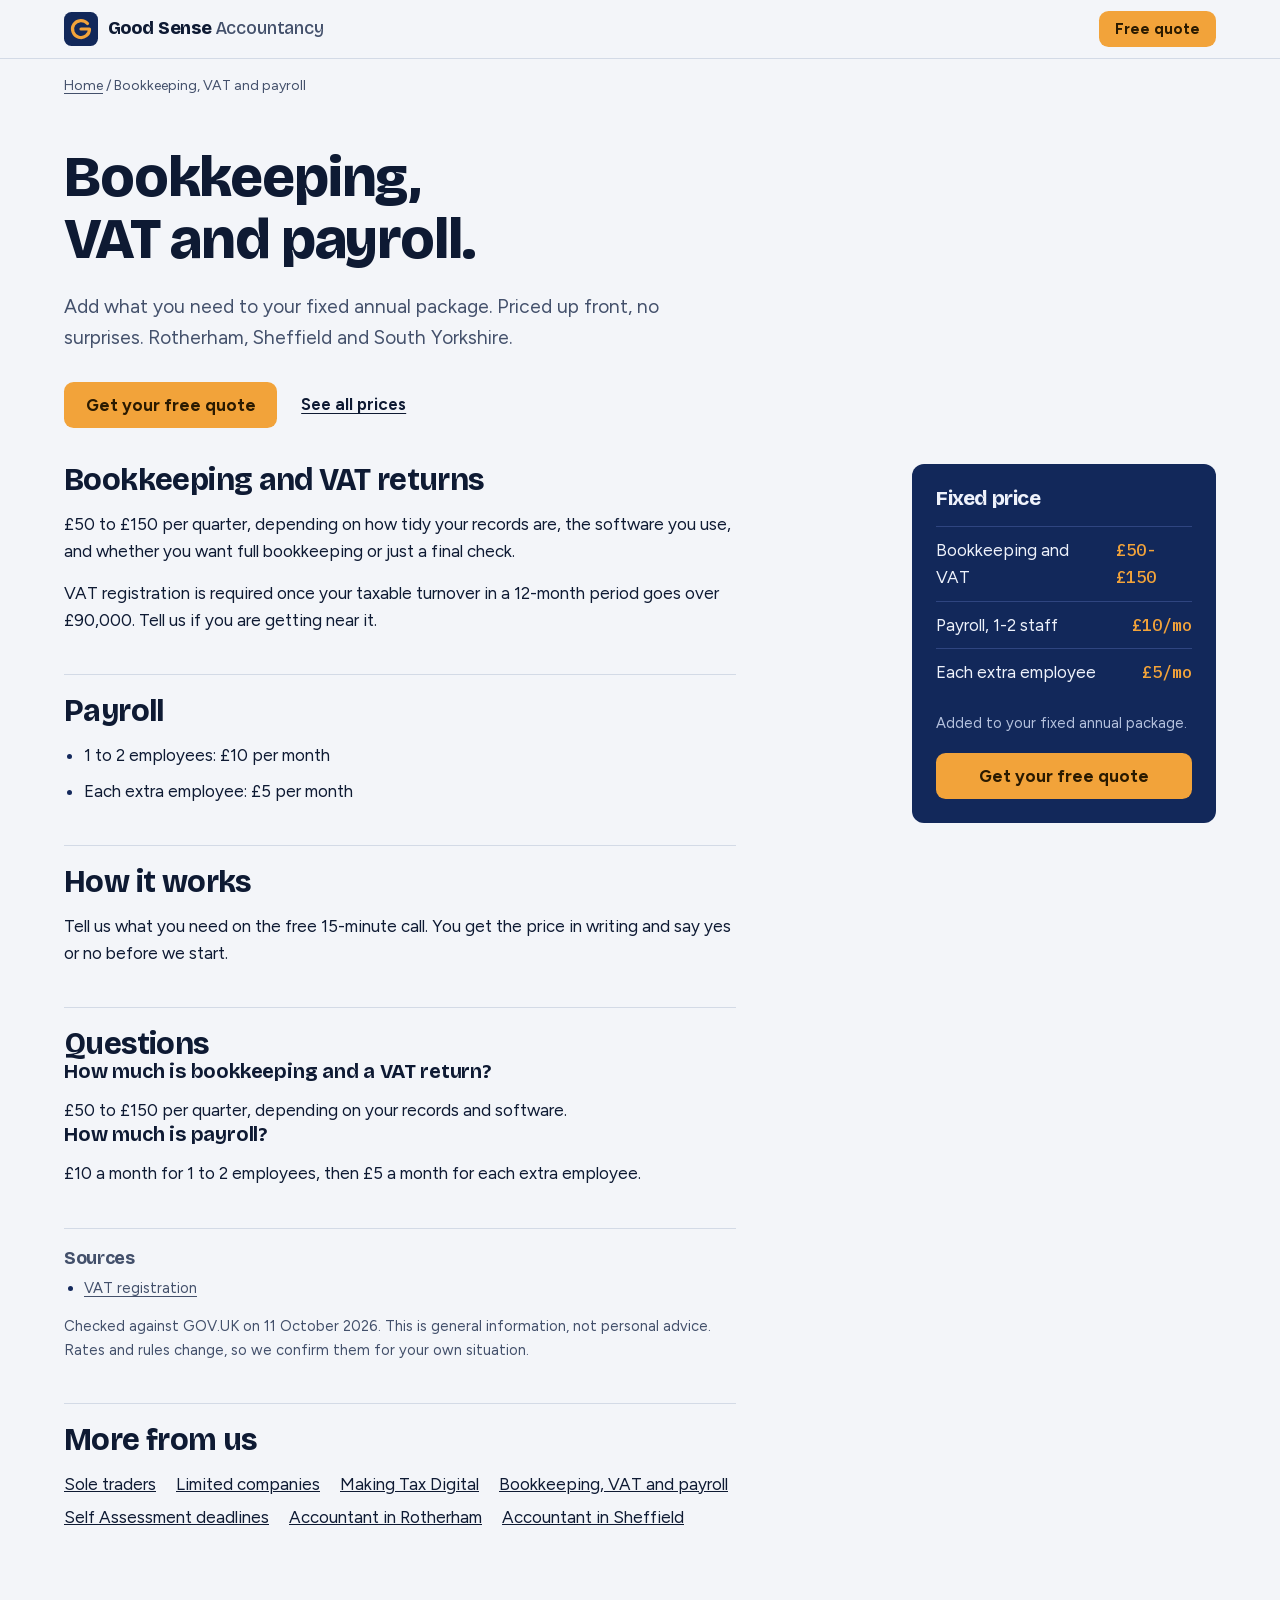
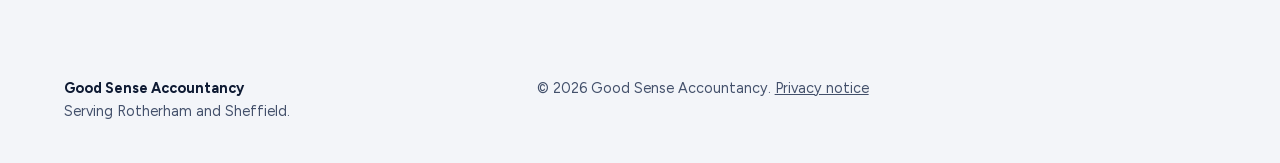
<file: bookkeeping-vat-payroll.html>
<!doctype html>
<html lang="en-GB">
<head>
<meta charset="utf-8">
<meta name="viewport" content="width=device-width, initial-scale=1">
<title>Bookkeeping, VAT Returns and Payroll | Good Sense</title>
<meta name="description" content="Bookkeeping and VAT returns from £50 to £150 a quarter and payroll from £10 a month for small businesses in Rotherham and Sheffield.">
<link rel="canonical" href="https://makesgoodsense.co.uk/bookkeeping-vat-payroll.html">
<meta property="og:type" content="website">
<meta property="og:locale" content="en_GB">
<meta property="og:site_name" content="Good Sense Accountancy">
<meta property="og:title" content="Bookkeeping, VAT Returns and Payroll | Good Sense">
<meta property="og:description" content="Bookkeeping and VAT returns from £50 to £150 a quarter and payroll from £10 a month for small businesses in Rotherham and Sheffield.">
<meta property="og:url" content="https://makesgoodsense.co.uk/bookkeeping-vat-payroll.html">
<meta property="og:image" content="https://makesgoodsense.co.uk/og.png">
<meta property="og:image:width" content="1200">
<meta property="og:image:height" content="630">
<meta property="og:image:alt" content="Good Sense Accountancy, fixed-price accountants in Rotherham and Sheffield">
<meta name="twitter:card" content="summary_large_image">
<meta name="twitter:title" content="Bookkeeping, VAT Returns and Payroll | Good Sense">
<meta name="twitter:description" content="Bookkeeping and VAT returns from £50 to £150 a quarter and payroll from £10 a month for small businesses in Rotherham and Sheffield.">
<meta name="twitter:image" content="https://makesgoodsense.co.uk/og.png">
<link rel="icon" href="data:image/svg+xml,%3Csvg xmlns='http://www.w3.org/2000/svg' viewBox='0 0 32 32'%3E%3Crect width='32' height='32' rx='7' fill='%2312285A'/%3E%3Cpath d='M22.1 10.9A8 8 0 1 0 24 16H16' fill='none' stroke='%23F2A33A' stroke-width='3' stroke-linecap='round' stroke-linejoin='round'/%3E%3C/svg%3E">
<script type="application/ld+json">
{"@context": "https://schema.org", "@type": "BreadcrumbList", "itemListElement": [{"@type": "ListItem", "position": 1, "name": "Home", "item": "https://makesgoodsense.co.uk/"}, {"@type": "ListItem", "position": 2, "name": "Bookkeeping, VAT and payroll", "item": "https://makesgoodsense.co.uk/bookkeeping-vat-payroll.html"}]}
</script>
<script type="application/ld+json">
{"@context": "https://schema.org", "@type": "Service", "name": "Bookkeeping, VAT and payroll", "serviceType": "Accounting and tax services", "description": "Bookkeeping and VAT returns from £50 to £150 a quarter and payroll from £10 a month for small businesses in Rotherham and Sheffield.", "url": "https://makesgoodsense.co.uk/bookkeeping-vat-payroll.html", "provider": {"@id": "https://makesgoodsense.co.uk/#business"}, "areaServed": [{"@type": "City", "name": "Rotherham"}, {"@type": "City", "name": "Sheffield"}]}
</script>
<script type="application/ld+json">
{"@context": "https://schema.org", "@type": "FAQPage", "mainEntity": [{"@type": "Question", "name": "How much is bookkeeping and a VAT return?", "acceptedAnswer": {"@type": "Answer", "text": "£50 to £150 per quarter, depending on your records and software."}}, {"@type": "Question", "name": "How much is payroll?", "acceptedAnswer": {"@type": "Answer", "text": "£10 a month for 1 to 2 employees, then £5 a month for each extra employee."}}]}
</script>
<link rel="preload" href="fonts/bricolage-grotesque.woff" as="font" type="font/woff" crossorigin>
<link rel="preload" href="fonts/figtree.woff" as="font" type="font/woff" crossorigin>
<link rel="stylesheet" href="styles.css">
</head>
<body>
<header class="site-head">
  <div class="wrap site-head__in">
    <a class="brand" href="index.html" aria-label="Good Sense Accountancy, home">
      <svg width="34" height="34" viewBox="0 0 32 32" aria-hidden="true"><rect class="logo-bg" width="32" height="32" rx="7"/><path class="logo-g" d="M22.1 10.9A8 8 0 1 0 24 16H16"/></svg>
      <b>Good Sense <span>Accountancy</span></b>
    </a>
    <a class="btn btn--sm" href="index.html#quote">Free quote</a>
  </div>
</header>
<main id="top">
  <nav class="wrap crumbs" aria-label="Breadcrumb"><a href="index.html">Home</a> / Bookkeeping, VAT and payroll</nav>
  <section class="wrap tp-hero">
    <h1>Bookkeeping, VAT and payroll.</h1>
    <p class="lede">Add what you need to your fixed annual package. Priced up front, no surprises. Rotherham, Sheffield and South Yorkshire.</p>
    <div class="cta-row"><a class="btn" href="index.html#quote">Get your free quote</a><a class="btn-link" href="index.html#prices">See all prices</a></div>
  </section>
  <div class="wrap tp-body">
    <article class="article">
<h2>Bookkeeping and VAT returns</h2><p>£50 to £150 per quarter, depending on how tidy your records are, the software you use, and whether you want full bookkeeping or just a final check.</p><p>VAT registration is required once your taxable turnover in a 12-month period goes over £90,000. Tell us if you are getting near it.</p><h2>Payroll</h2><ul><li>1 to 2 employees: £10 per month</li><li>Each extra employee: £5 per month</li></ul><h2>How it works</h2><p>Tell us what you need on the free 15-minute call. You get the price in writing and say yes or no before we start.</p><h2>Questions</h2><h3>How much is bookkeeping and a VAT return?</h3><p>£50 to £150 per quarter, depending on your records and software.</p><h3>How much is payroll?</h3><p>£10 a month for 1 to 2 employees, then £5 a month for each extra employee.</p><div class="sources"><h2>Sources</h2><ul><li><a href="https://www.gov.uk/vat-registration" rel="noopener">VAT registration</a></li></ul><p>Checked against GOV.UK on 11 October 2026. This is general information, not personal advice. Rates and rules change, so we confirm them for your own situation.</p></div>
      <div class="more"><h2>More from us</h2><ul><li><a href="sole-trader-accountant.html">Sole traders</a></li><li><a href="limited-company-accountant.html">Limited companies</a></li><li><a href="making-tax-digital-accountant.html">Making Tax Digital</a></li><li><a href="bookkeeping-vat-payroll.html">Bookkeeping, VAT and payroll</a></li><li><a href="self-assessment-deadlines.html">Self Assessment deadlines</a></li><li><a href="accountant-rotherham.html">Accountant in Rotherham</a></li><li><a href="accountant-sheffield.html">Accountant in Sheffield</a></li></ul></div>
    </article>
    <aside class="aside" aria-label="Price">
      <div class="pricebox">
        <h2>Fixed price</h2>
        <ul><li><span>Bookkeeping and VAT</span><b>£50-£150</b></li><li><span>Payroll, 1-2 staff</span><b>£10/mo</b></li><li><span>Each extra employee</span><b>£5/mo</b></li></ul><p>Added to your fixed annual package.</p>
        <a class="btn" href="index.html#quote">Get your free quote</a>
      </div>
    </aside>
  </div>
</main>
<footer class="foot">
  <div class="wrap foot__in">
    <p><strong>Good Sense Accountancy</strong><br>Serving Rotherham and Sheffield.</p>
    <p>&copy; 2026 Good Sense Accountancy. <a href="privacy.html">Privacy notice</a></p>
  </div>
</footer>
</body>
</html>
</file>
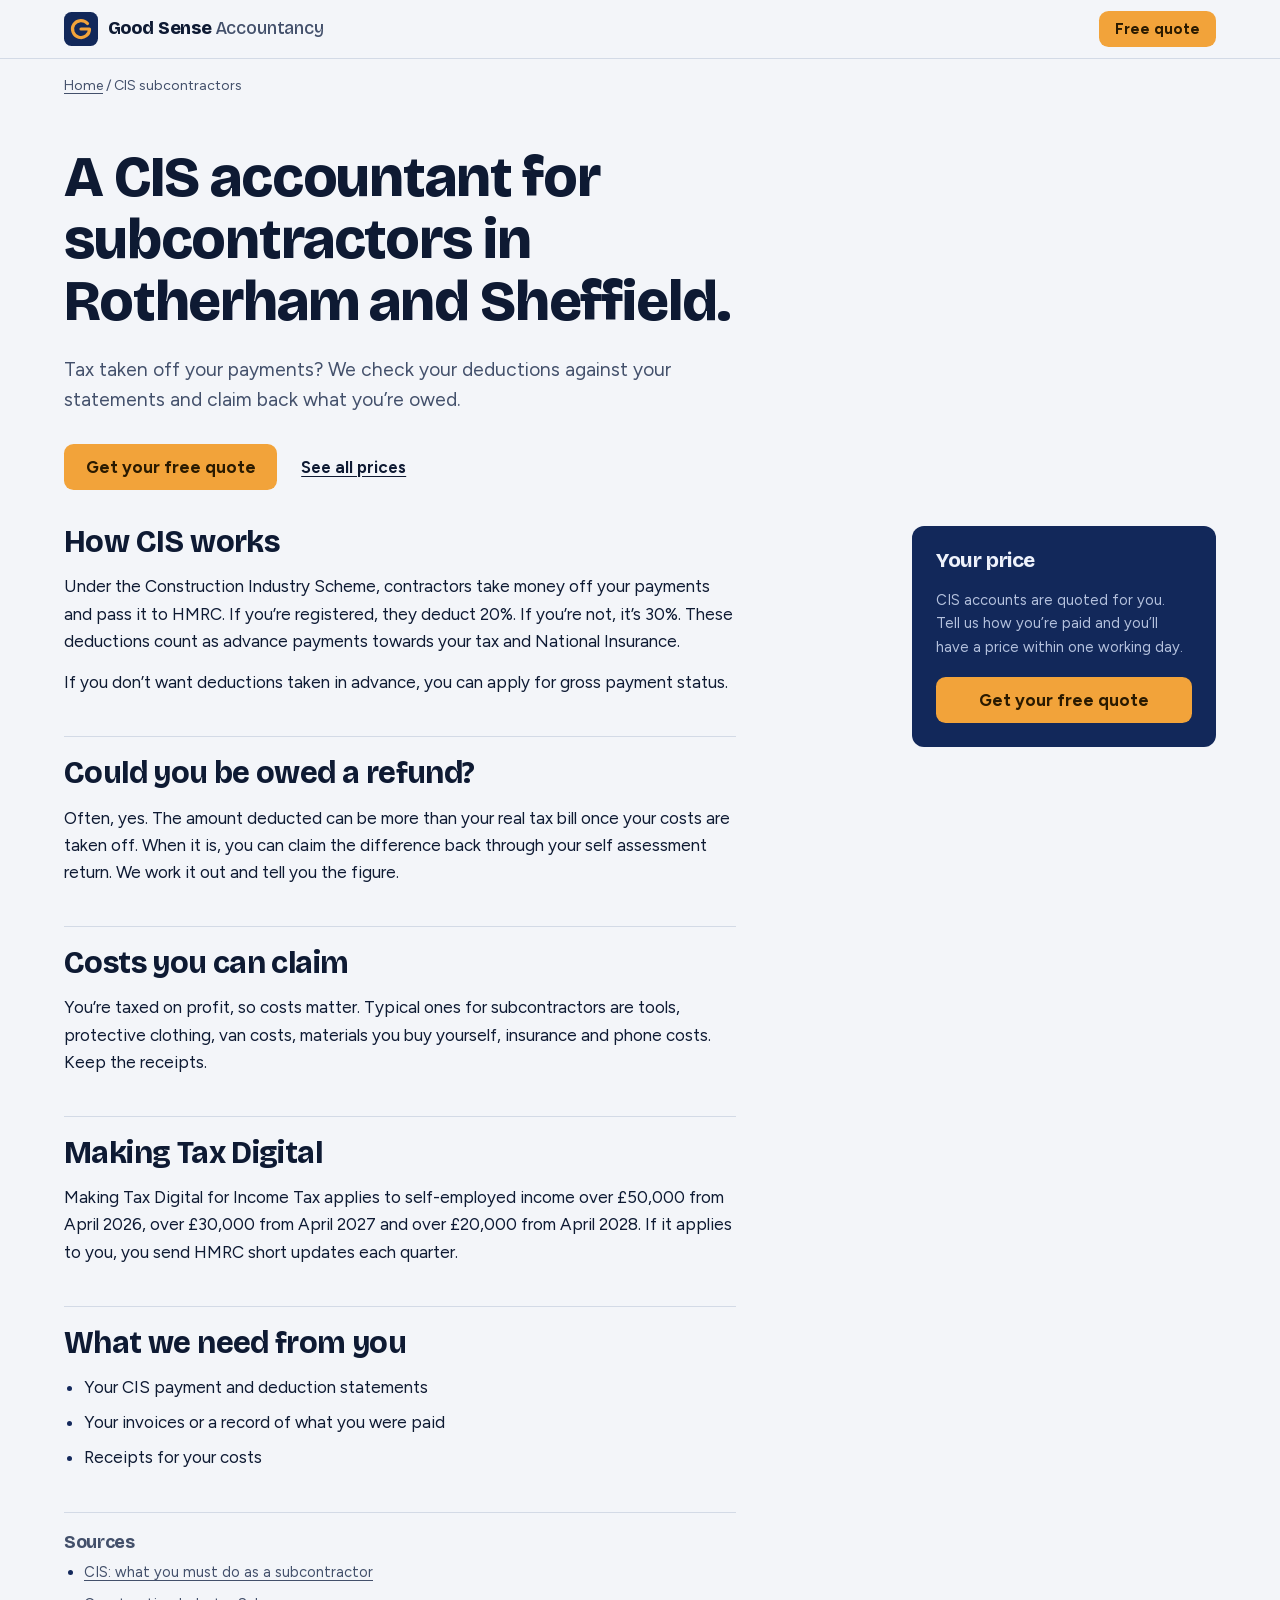
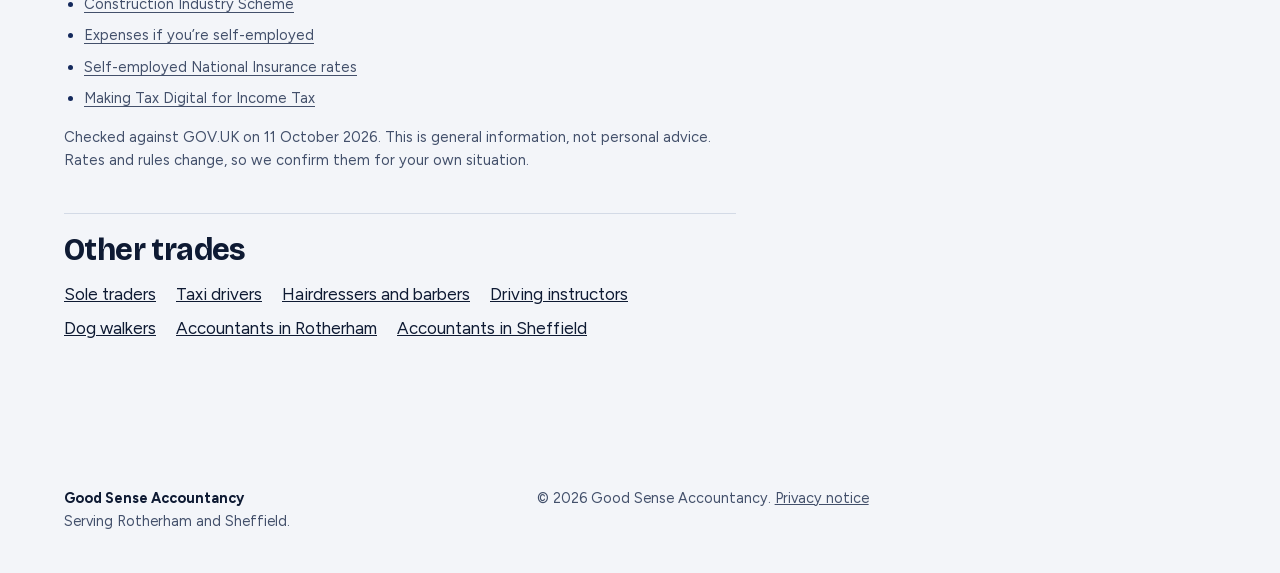
<file: cis-accountant.html>
<!doctype html>
<html lang="en-GB">
<head>
<meta charset="utf-8">
<meta name="viewport" content="width=device-width, initial-scale=1">
<title>CIS Accountant in Rotherham and Sheffield | Good Sense</title>
<meta name="description" content="Accounts and tax returns for CIS subcontractors in Rotherham and Sheffield. We check your deductions and claim back what you’re owed. Ask for a quote.">
<link rel="canonical" href="https://makesgoodsense.co.uk/cis-accountant.html">
<meta property="og:type" content="website">
<meta property="og:locale" content="en_GB">
<meta property="og:site_name" content="Good Sense Accountancy">
<meta property="og:title" content="CIS Accountant in Rotherham and Sheffield | Good Sense">
<meta property="og:description" content="Accounts and tax returns for CIS subcontractors in Rotherham and Sheffield. We check your deductions and claim back what you’re owed. Ask for a quote.">
<meta property="og:url" content="https://makesgoodsense.co.uk/cis-accountant.html">
<meta property="og:image" content="https://makesgoodsense.co.uk/og.png">
<meta property="og:image:width" content="1200">
<meta property="og:image:height" content="630">
<meta property="og:image:alt" content="Good Sense Accountancy, fixed-price accountants in Rotherham and Sheffield">
<meta name="twitter:card" content="summary_large_image">
<meta name="twitter:title" content="CIS Accountant in Rotherham and Sheffield | Good Sense">
<meta name="twitter:description" content="Accounts and tax returns for CIS subcontractors in Rotherham and Sheffield. We check your deductions and claim back what you’re owed. Ask for a quote.">
<meta name="twitter:image" content="https://makesgoodsense.co.uk/og.png">
<link rel="icon" href="data:image/svg+xml,%3Csvg xmlns='http://www.w3.org/2000/svg' viewBox='0 0 32 32'%3E%3Crect width='32' height='32' rx='7' fill='%2312285A'/%3E%3Cpath d='M22.1 10.9A8 8 0 1 0 24 16H16' fill='none' stroke='%23F2A33A' stroke-width='3' stroke-linecap='round' stroke-linejoin='round'/%3E%3C/svg%3E">
<script type="application/ld+json">
{"@context": "https://schema.org", "@type": "BreadcrumbList", "itemListElement": [{"@type": "ListItem", "position": 1, "name": "Home", "item": "https://makesgoodsense.co.uk/"}, {"@type": "ListItem", "position": 2, "name": "CIS subcontractors", "item": "https://makesgoodsense.co.uk/cis-accountant.html"}]}
</script>
<script type="application/ld+json">
{"@context": "https://schema.org", "@type": "Service", "name": "CIS Accountant in Rotherham and Sheffield", "serviceType": "Accounting and tax return services", "description": "Accounts and tax returns for CIS subcontractors in Rotherham and Sheffield. We check your deductions and claim back what you’re owed. Ask for a quote.", "url": "https://makesgoodsense.co.uk/cis-accountant.html", "provider": {"@id": "https://makesgoodsense.co.uk/#business"}, "areaServed": [{"@type": "City", "name": "Rotherham"}, {"@type": "City", "name": "Sheffield"}], "audience": {"@type": "Audience", "audienceType": "CIS subcontractors"}}
</script>
<link rel="preload" href="fonts/bricolage-grotesque.woff" as="font" type="font/woff" crossorigin>
<link rel="preload" href="fonts/figtree.woff" as="font" type="font/woff" crossorigin>
<link rel="stylesheet" href="styles.css">
</head>
<body>
<header class="site-head">
  <div class="wrap site-head__in">
    <a class="brand" href="index.html" aria-label="Good Sense Accountancy, home">
      <svg width="34" height="34" viewBox="0 0 32 32" aria-hidden="true"><rect class="logo-bg" width="32" height="32" rx="7"/><path class="logo-g" d="M22.1 10.9A8 8 0 1 0 24 16H16"/></svg>
      <b>Good Sense <span>Accountancy</span></b>
    </a>
    <a class="btn btn--sm" href="index.html#quote">Free quote</a>
  </div>
</header>
<main id="top">
  <nav class="wrap crumbs" aria-label="Breadcrumb"><a href="index.html">Home</a> / CIS subcontractors</nav>
  <section class="wrap tp-hero">
    <h1>A CIS accountant for subcontractors in Rotherham and Sheffield.</h1>
    <p class="lede">Tax taken off your payments? We check your deductions against your statements and claim back what you’re owed.</p>
    <div class="cta-row"><a class="btn" href="index.html#quote">Get your free quote</a><a class="btn-link" href="index.html#prices">See all prices</a></div>
  </section>
  <div class="wrap tp-body">
    <article class="article">
<h2>How CIS works</h2><p>Under the Construction Industry Scheme, contractors take money off your payments and pass it to HMRC. If you’re registered, they deduct 20%. If you’re not, it’s 30%. These deductions count as advance payments towards your tax and National Insurance.</p><p>If you don’t want deductions taken in advance, you can apply for gross payment status.</p><h2>Could you be owed a refund?</h2><p>Often, yes. The amount deducted can be more than your real tax bill once your costs are taken off. When it is, you can claim the difference back through your self assessment return. We work it out and tell you the figure.</p><h2>Costs you can claim</h2><p>You’re taxed on profit, so costs matter. Typical ones for subcontractors are tools, protective clothing, van costs, materials you buy yourself, insurance and phone costs. Keep the receipts.</p><h2>Making Tax Digital</h2><p>Making Tax Digital for Income Tax applies to self-employed income over £50,000 from April 2026, over £30,000 from April 2027 and over £20,000 from April 2028. If it applies to you, you send HMRC short updates each quarter.</p><h2>What we need from you</h2><ul><li>Your CIS payment and deduction statements</li><li>Your invoices or a record of what you were paid</li><li>Receipts for your costs</li></ul>
      <div class="sources"><h2>Sources</h2><ul><li><a href="https://www.gov.uk/what-you-must-do-as-a-cis-subcontractor" rel="noopener">CIS: what you must do as a subcontractor</a></li><li><a href="https://www.gov.uk/construction-industry-scheme" rel="noopener">Construction Industry Scheme</a></li><li><a href="https://www.gov.uk/expenses-if-youre-self-employed" rel="noopener">Expenses if you’re self-employed</a></li><li><a href="https://www.gov.uk/self-employed-national-insurance-rates" rel="noopener">Self-employed National Insurance rates</a></li><li><a href="https://www.gov.uk/guidance/using-making-tax-digital-for-income-tax" rel="noopener">Making Tax Digital for Income Tax</a></li></ul><p>Checked against GOV.UK on 11 October 2026. This is general information, not personal advice. Rates and rules change, so we confirm them for your own situation.</p></div>
      <div class="more"><h2>Other trades</h2><ul><li><a href="sole-trader-accountant.html">Sole traders</a></li><li><a href="taxi-driver-accountant.html">Taxi drivers</a></li><li><a href="hairdresser-barber-accountant.html">Hairdressers and barbers</a></li><li><a href="driving-instructor-accountant.html">Driving instructors</a></li><li><a href="dog-walker-accountant.html">Dog walkers</a></li><li><a href="accountant-rotherham.html">Accountants in Rotherham</a></li><li><a href="accountant-sheffield.html">Accountants in Sheffield</a></li></ul></div>
    </article>
    <aside class="aside" aria-label="Price">
      <div class="pricebox">
        <h2>Your price</h2>
        
        <p>CIS accounts are quoted for you. Tell us how you’re paid and you’ll have a price within one working day.</p>
        <a class="btn" href="index.html#quote">Get your free quote</a>
      </div>
    </aside>
  </div>
</main>
<footer class="foot">
  <div class="wrap foot__in">
    <p><strong>Good Sense Accountancy</strong><br>Serving Rotherham and Sheffield.</p>
    <p>&copy; 2026 Good Sense Accountancy. <a href="privacy.html">Privacy notice</a></p>
  </div>
</footer>
</body>
</html>
</file>
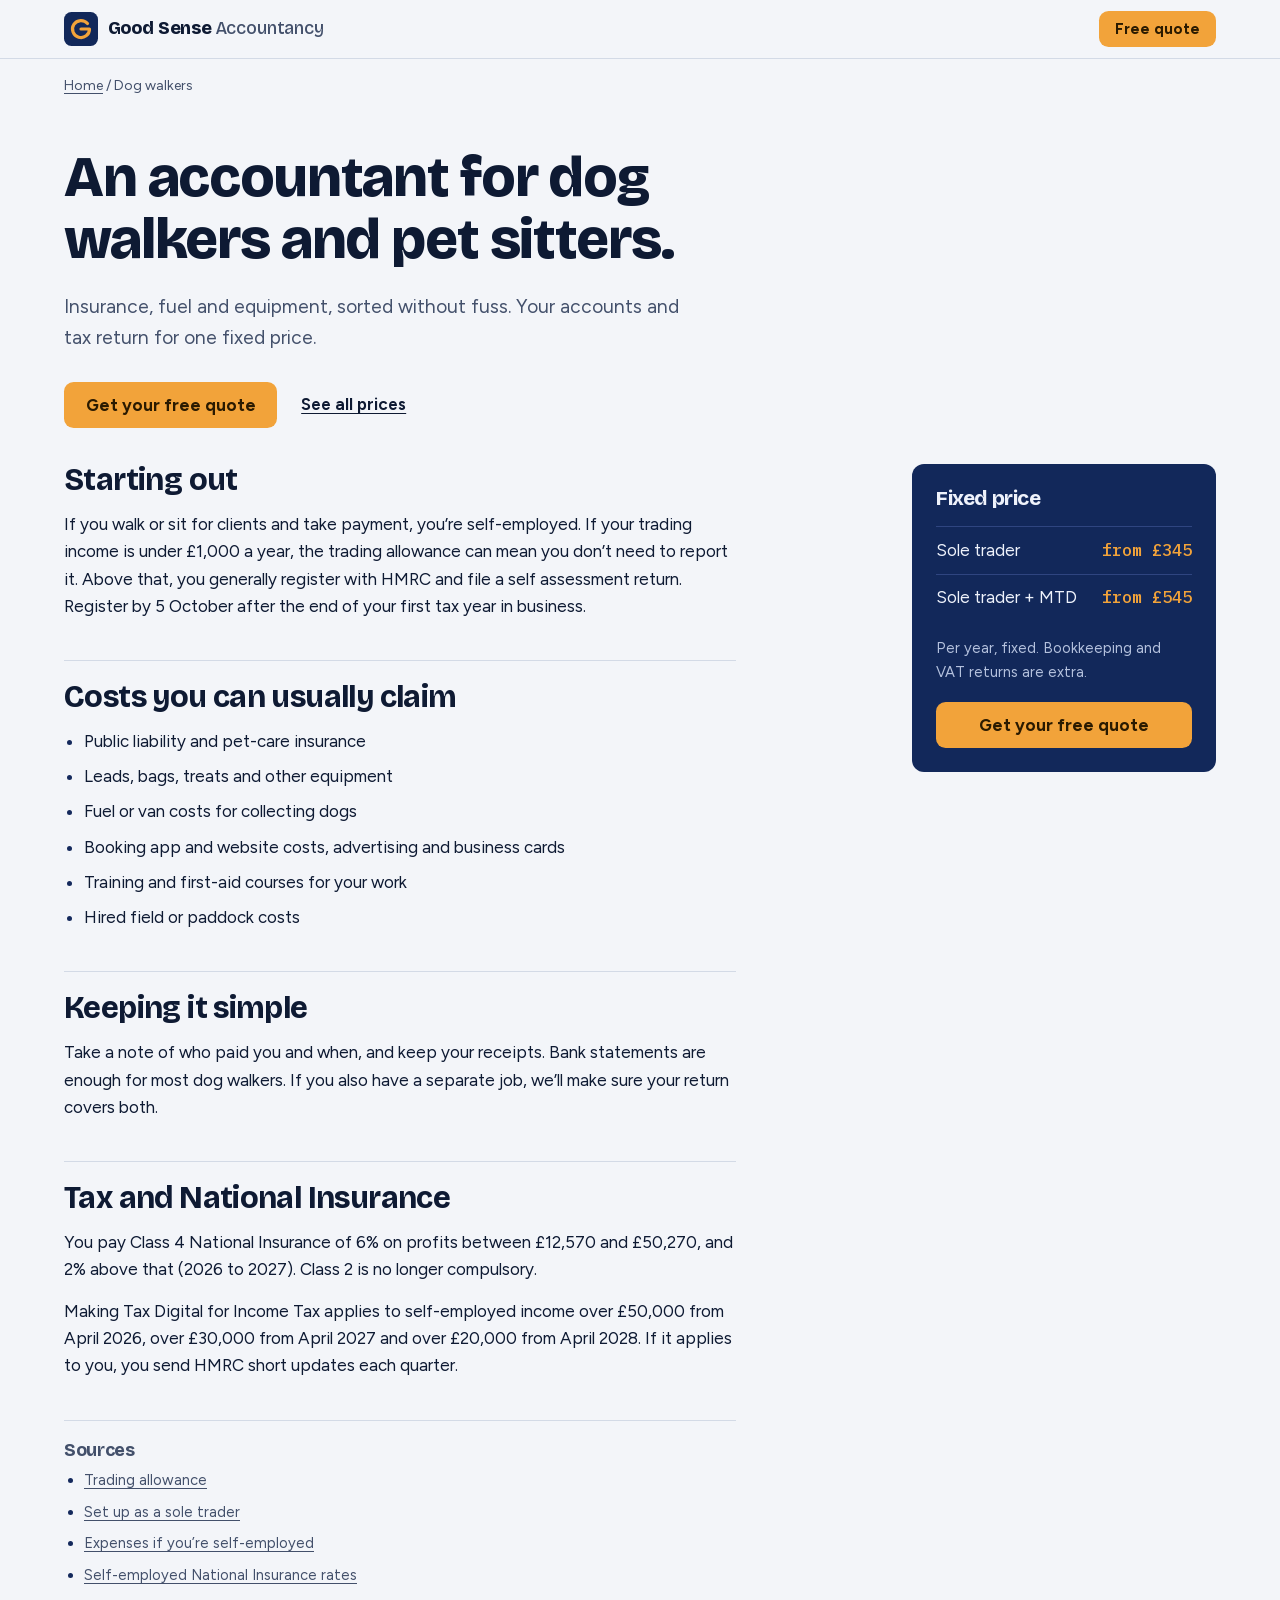
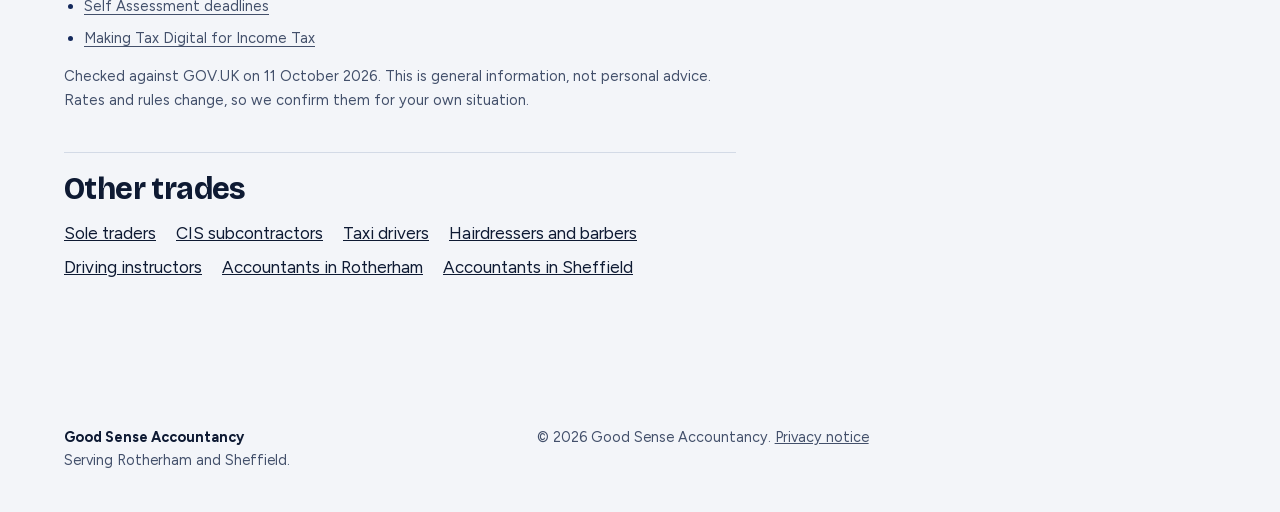
<file: dog-walker-accountant.html>
<!doctype html>
<html lang="en-GB">
<head>
<meta charset="utf-8">
<meta name="viewport" content="width=device-width, initial-scale=1">
<title>Accountant for Dog Walkers and Pet Sitters | Good Sense</title>
<meta name="description" content="Accounts and self assessment for dog walkers and pet sitters in Rotherham and Sheffield. From £345 a year. Free 15-minute chat.">
<link rel="canonical" href="https://makesgoodsense.co.uk/dog-walker-accountant.html">
<meta property="og:type" content="website">
<meta property="og:locale" content="en_GB">
<meta property="og:site_name" content="Good Sense Accountancy">
<meta property="og:title" content="Accountant for Dog Walkers and Pet Sitters | Good Sense">
<meta property="og:description" content="Accounts and self assessment for dog walkers and pet sitters in Rotherham and Sheffield. From £345 a year. Free 15-minute chat.">
<meta property="og:url" content="https://makesgoodsense.co.uk/dog-walker-accountant.html">
<meta property="og:image" content="https://makesgoodsense.co.uk/og.png">
<meta property="og:image:width" content="1200">
<meta property="og:image:height" content="630">
<meta property="og:image:alt" content="Good Sense Accountancy, fixed-price accountants in Rotherham and Sheffield">
<meta name="twitter:card" content="summary_large_image">
<meta name="twitter:title" content="Accountant for Dog Walkers and Pet Sitters | Good Sense">
<meta name="twitter:description" content="Accounts and self assessment for dog walkers and pet sitters in Rotherham and Sheffield. From £345 a year. Free 15-minute chat.">
<meta name="twitter:image" content="https://makesgoodsense.co.uk/og.png">
<link rel="icon" href="data:image/svg+xml,%3Csvg xmlns='http://www.w3.org/2000/svg' viewBox='0 0 32 32'%3E%3Crect width='32' height='32' rx='7' fill='%2312285A'/%3E%3Cpath d='M22.1 10.9A8 8 0 1 0 24 16H16' fill='none' stroke='%23F2A33A' stroke-width='3' stroke-linecap='round' stroke-linejoin='round'/%3E%3C/svg%3E">
<script type="application/ld+json">
{"@context": "https://schema.org", "@type": "BreadcrumbList", "itemListElement": [{"@type": "ListItem", "position": 1, "name": "Home", "item": "https://makesgoodsense.co.uk/"}, {"@type": "ListItem", "position": 2, "name": "Dog walkers", "item": "https://makesgoodsense.co.uk/dog-walker-accountant.html"}]}
</script>
<script type="application/ld+json">
{"@context": "https://schema.org", "@type": "Service", "name": "Accountant for Dog Walkers and Pet Sitters", "serviceType": "Accounting and tax return services", "description": "Accounts and self assessment for dog walkers and pet sitters in Rotherham and Sheffield. From £345 a year. Free 15-minute chat.", "url": "https://makesgoodsense.co.uk/dog-walker-accountant.html", "provider": {"@id": "https://makesgoodsense.co.uk/#business"}, "areaServed": [{"@type": "City", "name": "Rotherham"}, {"@type": "City", "name": "Sheffield"}], "audience": {"@type": "Audience", "audienceType": "Dog walkers and pet sitters"}, "offers": {"@type": "Offer", "priceSpecification": {"@type": "UnitPriceSpecification", "minPrice": "345", "priceCurrency": "GBP", "unitText": "YEAR"}}}
</script>
<link rel="preload" href="fonts/bricolage-grotesque.woff" as="font" type="font/woff" crossorigin>
<link rel="preload" href="fonts/figtree.woff" as="font" type="font/woff" crossorigin>
<link rel="stylesheet" href="styles.css">
</head>
<body>
<header class="site-head">
  <div class="wrap site-head__in">
    <a class="brand" href="index.html" aria-label="Good Sense Accountancy, home">
      <svg width="34" height="34" viewBox="0 0 32 32" aria-hidden="true"><rect class="logo-bg" width="32" height="32" rx="7"/><path class="logo-g" d="M22.1 10.9A8 8 0 1 0 24 16H16"/></svg>
      <b>Good Sense <span>Accountancy</span></b>
    </a>
    <a class="btn btn--sm" href="index.html#quote">Free quote</a>
  </div>
</header>
<main id="top">
  <nav class="wrap crumbs" aria-label="Breadcrumb"><a href="index.html">Home</a> / Dog walkers</nav>
  <section class="wrap tp-hero">
    <h1>An accountant for dog walkers and pet sitters.</h1>
    <p class="lede">Insurance, fuel and equipment, sorted without fuss. Your accounts and tax return for one fixed price.</p>
    <div class="cta-row"><a class="btn" href="index.html#quote">Get your free quote</a><a class="btn-link" href="index.html#prices">See all prices</a></div>
  </section>
  <div class="wrap tp-body">
    <article class="article">
<h2>Starting out</h2><p>If you walk or sit for clients and take payment, you’re self-employed. If your trading income is under £1,000 a year, the trading allowance can mean you don’t need to report it. Above that, you generally register with HMRC and file a self assessment return. Register by 5 October after the end of your first tax year in business.</p><h2>Costs you can usually claim</h2><ul><li>Public liability and pet-care insurance</li><li>Leads, bags, treats and other equipment</li><li>Fuel or van costs for collecting dogs</li><li>Booking app and website costs, advertising and business cards</li><li>Training and first-aid courses for your work</li><li>Hired field or paddock costs</li></ul><h2>Keeping it simple</h2><p>Take a note of who paid you and when, and keep your receipts. Bank statements are enough for most dog walkers. If you also have a separate job, we’ll make sure your return covers both.</p><h2>Tax and National Insurance</h2><p>You pay Class 4 National Insurance of 6% on profits between £12,570 and £50,270, and 2% above that (2026 to 2027). Class 2 is no longer compulsory.</p><p>Making Tax Digital for Income Tax applies to self-employed income over £50,000 from April 2026, over £30,000 from April 2027 and over £20,000 from April 2028. If it applies to you, you send HMRC short updates each quarter.</p>
      <div class="sources"><h2>Sources</h2><ul><li><a href="https://www.gov.uk/guidance/tax-free-allowances-on-property-and-trading-income" rel="noopener">Trading allowance</a></li><li><a href="https://www.gov.uk/set-up-sole-trader" rel="noopener">Set up as a sole trader</a></li><li><a href="https://www.gov.uk/expenses-if-youre-self-employed" rel="noopener">Expenses if you’re self-employed</a></li><li><a href="https://www.gov.uk/self-employed-national-insurance-rates" rel="noopener">Self-employed National Insurance rates</a></li><li><a href="https://www.gov.uk/self-assessment-tax-returns/deadlines" rel="noopener">Self Assessment deadlines</a></li><li><a href="https://www.gov.uk/guidance/using-making-tax-digital-for-income-tax" rel="noopener">Making Tax Digital for Income Tax</a></li></ul><p>Checked against GOV.UK on 11 October 2026. This is general information, not personal advice. Rates and rules change, so we confirm them for your own situation.</p></div>
      <div class="more"><h2>Other trades</h2><ul><li><a href="sole-trader-accountant.html">Sole traders</a></li><li><a href="cis-accountant.html">CIS subcontractors</a></li><li><a href="taxi-driver-accountant.html">Taxi drivers</a></li><li><a href="hairdresser-barber-accountant.html">Hairdressers and barbers</a></li><li><a href="driving-instructor-accountant.html">Driving instructors</a></li><li><a href="accountant-rotherham.html">Accountants in Rotherham</a></li><li><a href="accountant-sheffield.html">Accountants in Sheffield</a></li></ul></div>
    </article>
    <aside class="aside" aria-label="Price">
      <div class="pricebox">
        <h2>Fixed price</h2>
        <ul><li><span>Sole trader</span><b>from £345</b></li><li><span>Sole trader + MTD</span><b>from £545</b></li></ul>
        <p>Per year, fixed. Bookkeeping and VAT returns are extra.</p>
        <a class="btn" href="index.html#quote">Get your free quote</a>
      </div>
    </aside>
  </div>
</main>
<footer class="foot">
  <div class="wrap foot__in">
    <p><strong>Good Sense Accountancy</strong><br>Serving Rotherham and Sheffield.</p>
    <p>&copy; 2026 Good Sense Accountancy. <a href="privacy.html">Privacy notice</a></p>
  </div>
</footer>
</body>
</html>
</file>
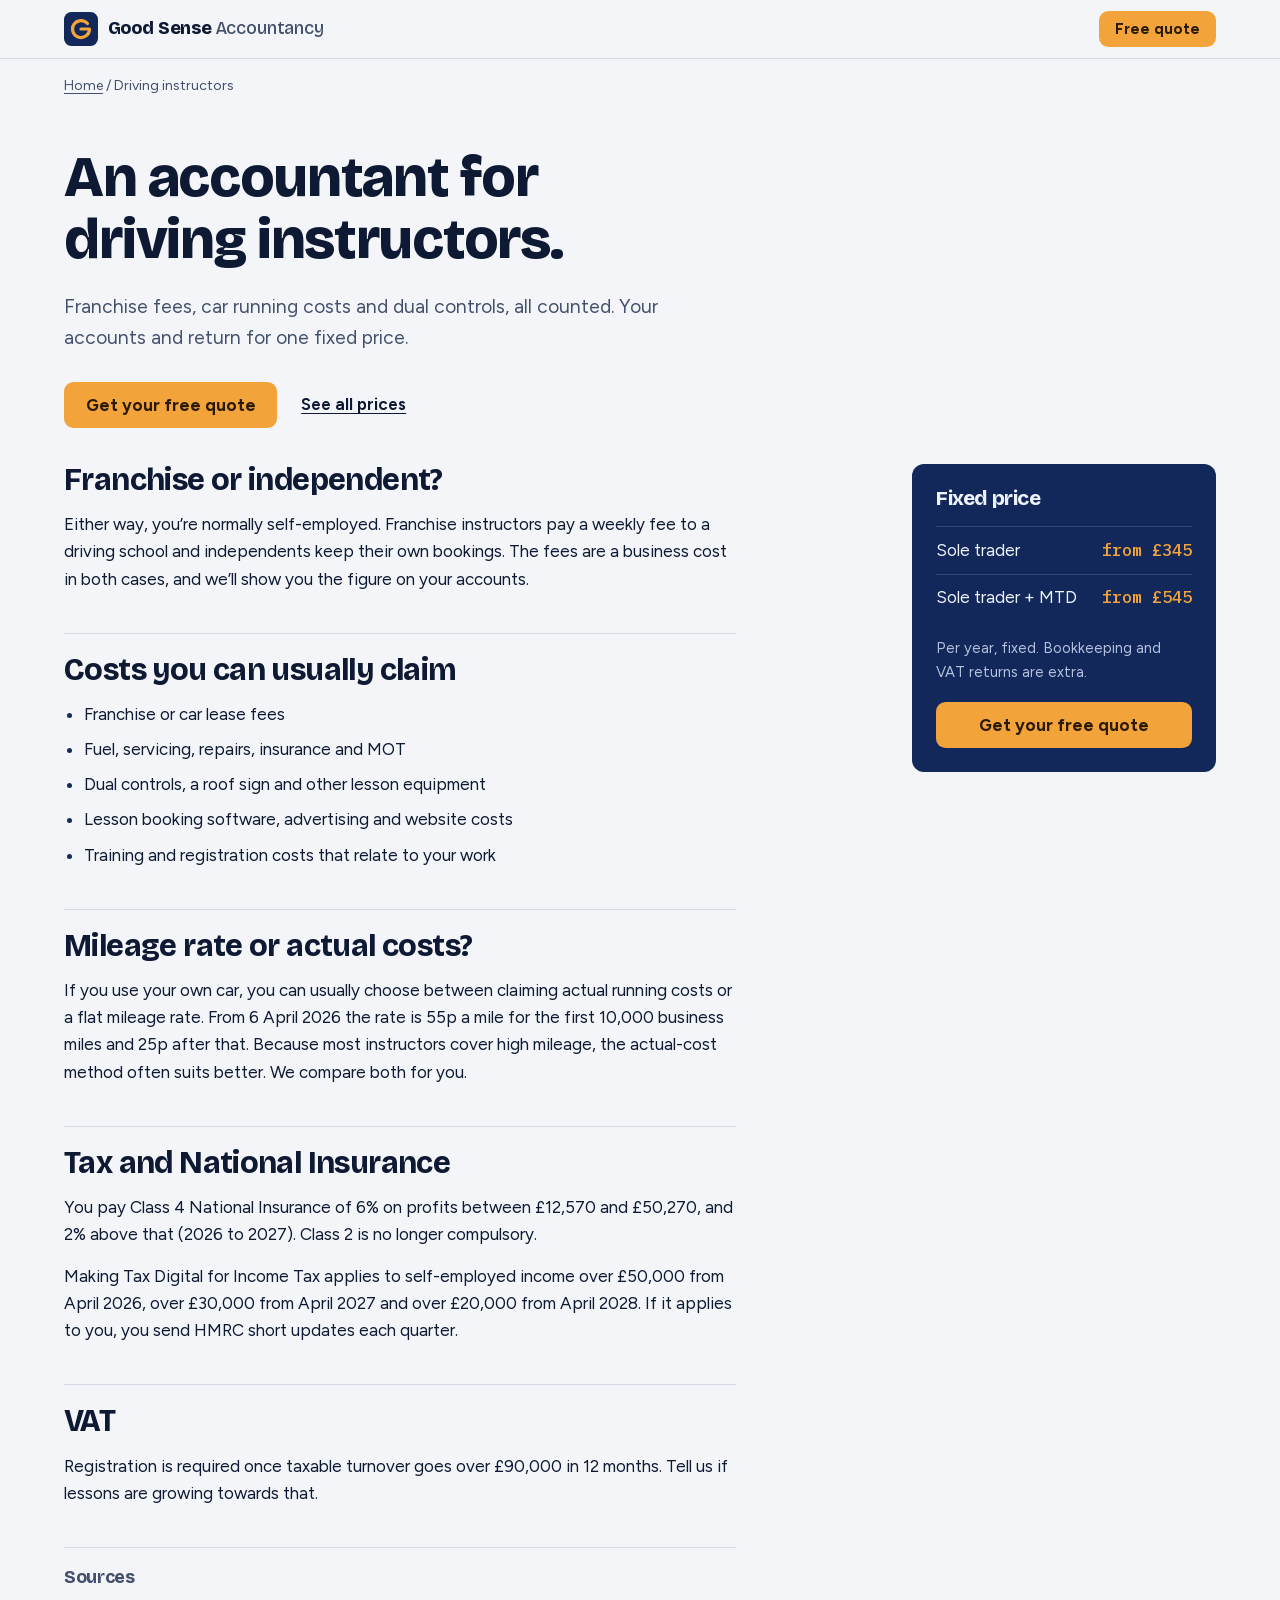
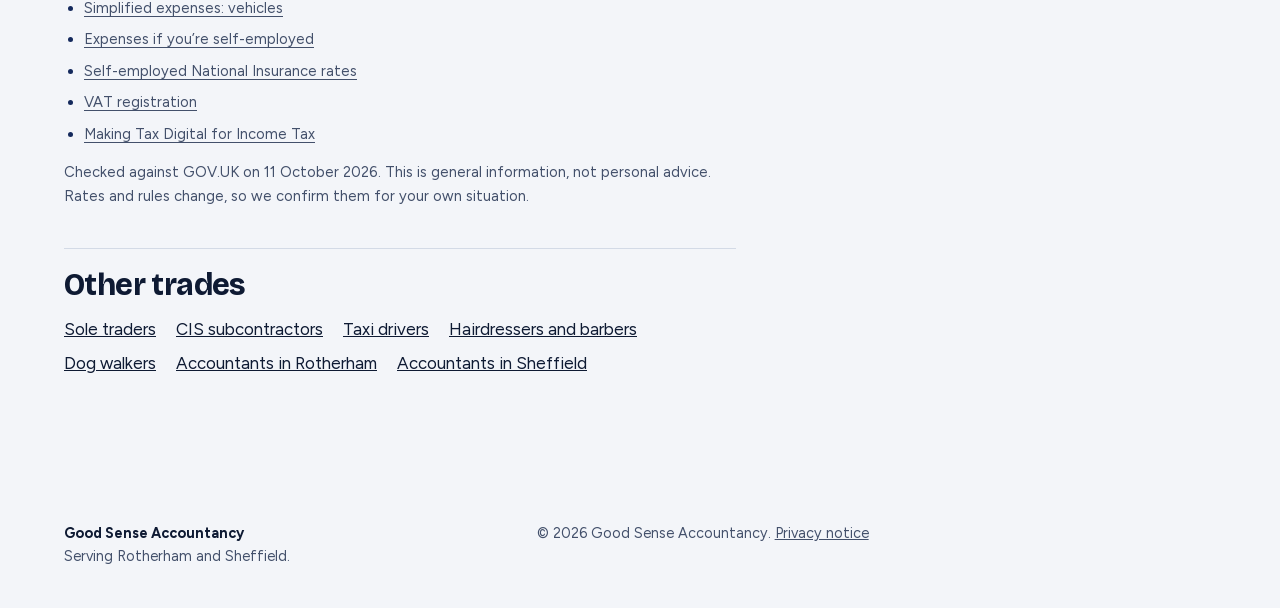
<file: driving-instructor-accountant.html>
<!doctype html>
<html lang="en-GB">
<head>
<meta charset="utf-8">
<meta name="viewport" content="width=device-width, initial-scale=1">
<title>Accountant for Driving Instructors | Good Sense Accountancy</title>
<meta name="description" content="Accounts and self assessment for driving instructors in Rotherham and Sheffield. From £345 a year. Free 15-minute chat.">
<link rel="canonical" href="https://makesgoodsense.co.uk/driving-instructor-accountant.html">
<meta property="og:type" content="website">
<meta property="og:locale" content="en_GB">
<meta property="og:site_name" content="Good Sense Accountancy">
<meta property="og:title" content="Accountant for Driving Instructors | Good Sense Accountancy">
<meta property="og:description" content="Accounts and self assessment for driving instructors in Rotherham and Sheffield. From £345 a year. Free 15-minute chat.">
<meta property="og:url" content="https://makesgoodsense.co.uk/driving-instructor-accountant.html">
<meta property="og:image" content="https://makesgoodsense.co.uk/og.png">
<meta property="og:image:width" content="1200">
<meta property="og:image:height" content="630">
<meta property="og:image:alt" content="Good Sense Accountancy, fixed-price accountants in Rotherham and Sheffield">
<meta name="twitter:card" content="summary_large_image">
<meta name="twitter:title" content="Accountant for Driving Instructors | Good Sense Accountancy">
<meta name="twitter:description" content="Accounts and self assessment for driving instructors in Rotherham and Sheffield. From £345 a year. Free 15-minute chat.">
<meta name="twitter:image" content="https://makesgoodsense.co.uk/og.png">
<link rel="icon" href="data:image/svg+xml,%3Csvg xmlns='http://www.w3.org/2000/svg' viewBox='0 0 32 32'%3E%3Crect width='32' height='32' rx='7' fill='%2312285A'/%3E%3Cpath d='M22.1 10.9A8 8 0 1 0 24 16H16' fill='none' stroke='%23F2A33A' stroke-width='3' stroke-linecap='round' stroke-linejoin='round'/%3E%3C/svg%3E">
<script type="application/ld+json">
{"@context": "https://schema.org", "@type": "BreadcrumbList", "itemListElement": [{"@type": "ListItem", "position": 1, "name": "Home", "item": "https://makesgoodsense.co.uk/"}, {"@type": "ListItem", "position": 2, "name": "Driving instructors", "item": "https://makesgoodsense.co.uk/driving-instructor-accountant.html"}]}
</script>
<script type="application/ld+json">
{"@context": "https://schema.org", "@type": "Service", "name": "Accountant for Driving Instructors", "serviceType": "Accounting and tax return services", "description": "Accounts and self assessment for driving instructors in Rotherham and Sheffield. From £345 a year. Free 15-minute chat.", "url": "https://makesgoodsense.co.uk/driving-instructor-accountant.html", "provider": {"@id": "https://makesgoodsense.co.uk/#business"}, "areaServed": [{"@type": "City", "name": "Rotherham"}, {"@type": "City", "name": "Sheffield"}], "audience": {"@type": "Audience", "audienceType": "Driving instructors"}, "offers": {"@type": "Offer", "priceSpecification": {"@type": "UnitPriceSpecification", "minPrice": "345", "priceCurrency": "GBP", "unitText": "YEAR"}}}
</script>
<link rel="preload" href="fonts/bricolage-grotesque.woff" as="font" type="font/woff" crossorigin>
<link rel="preload" href="fonts/figtree.woff" as="font" type="font/woff" crossorigin>
<link rel="stylesheet" href="styles.css">
</head>
<body>
<header class="site-head">
  <div class="wrap site-head__in">
    <a class="brand" href="index.html" aria-label="Good Sense Accountancy, home">
      <svg width="34" height="34" viewBox="0 0 32 32" aria-hidden="true"><rect class="logo-bg" width="32" height="32" rx="7"/><path class="logo-g" d="M22.1 10.9A8 8 0 1 0 24 16H16"/></svg>
      <b>Good Sense <span>Accountancy</span></b>
    </a>
    <a class="btn btn--sm" href="index.html#quote">Free quote</a>
  </div>
</header>
<main id="top">
  <nav class="wrap crumbs" aria-label="Breadcrumb"><a href="index.html">Home</a> / Driving instructors</nav>
  <section class="wrap tp-hero">
    <h1>An accountant for driving instructors.</h1>
    <p class="lede">Franchise fees, car running costs and dual controls, all counted. Your accounts and return for one fixed price.</p>
    <div class="cta-row"><a class="btn" href="index.html#quote">Get your free quote</a><a class="btn-link" href="index.html#prices">See all prices</a></div>
  </section>
  <div class="wrap tp-body">
    <article class="article">
<h2>Franchise or independent?</h2><p>Either way, you’re normally self-employed. Franchise instructors pay a weekly fee to a driving school and independents keep their own bookings. The fees are a business cost in both cases, and we’ll show you the figure on your accounts.</p><h2>Costs you can usually claim</h2><ul><li>Franchise or car lease fees</li><li>Fuel, servicing, repairs, insurance and MOT</li><li>Dual controls, a roof sign and other lesson equipment</li><li>Lesson booking software, advertising and website costs</li><li>Training and registration costs that relate to your work</li></ul><h2>Mileage rate or actual costs?</h2><p>If you use your own car, you can usually choose between claiming actual running costs or a flat mileage rate. From 6 April 2026 the rate is 55p a mile for the first 10,000 business miles and 25p after that. Because most instructors cover high mileage, the actual-cost method often suits better. We compare both for you.</p><h2>Tax and National Insurance</h2><p>You pay Class 4 National Insurance of 6% on profits between £12,570 and £50,270, and 2% above that (2026 to 2027). Class 2 is no longer compulsory.</p><p>Making Tax Digital for Income Tax applies to self-employed income over £50,000 from April 2026, over £30,000 from April 2027 and over £20,000 from April 2028. If it applies to you, you send HMRC short updates each quarter.</p><h2>VAT</h2><p>Registration is required once taxable turnover goes over £90,000 in 12 months. Tell us if lessons are growing towards that.</p>
      <div class="sources"><h2>Sources</h2><ul><li><a href="https://www.gov.uk/simpler-income-tax-simplified-expenses/vehicles" rel="noopener">Simplified expenses: vehicles</a></li><li><a href="https://www.gov.uk/expenses-if-youre-self-employed" rel="noopener">Expenses if you’re self-employed</a></li><li><a href="https://www.gov.uk/self-employed-national-insurance-rates" rel="noopener">Self-employed National Insurance rates</a></li><li><a href="https://www.gov.uk/vat-registration" rel="noopener">VAT registration</a></li><li><a href="https://www.gov.uk/guidance/using-making-tax-digital-for-income-tax" rel="noopener">Making Tax Digital for Income Tax</a></li></ul><p>Checked against GOV.UK on 11 October 2026. This is general information, not personal advice. Rates and rules change, so we confirm them for your own situation.</p></div>
      <div class="more"><h2>Other trades</h2><ul><li><a href="sole-trader-accountant.html">Sole traders</a></li><li><a href="cis-accountant.html">CIS subcontractors</a></li><li><a href="taxi-driver-accountant.html">Taxi drivers</a></li><li><a href="hairdresser-barber-accountant.html">Hairdressers and barbers</a></li><li><a href="dog-walker-accountant.html">Dog walkers</a></li><li><a href="accountant-rotherham.html">Accountants in Rotherham</a></li><li><a href="accountant-sheffield.html">Accountants in Sheffield</a></li></ul></div>
    </article>
    <aside class="aside" aria-label="Price">
      <div class="pricebox">
        <h2>Fixed price</h2>
        <ul><li><span>Sole trader</span><b>from £345</b></li><li><span>Sole trader + MTD</span><b>from £545</b></li></ul>
        <p>Per year, fixed. Bookkeeping and VAT returns are extra.</p>
        <a class="btn" href="index.html#quote">Get your free quote</a>
      </div>
    </aside>
  </div>
</main>
<footer class="foot">
  <div class="wrap foot__in">
    <p><strong>Good Sense Accountancy</strong><br>Serving Rotherham and Sheffield.</p>
    <p>&copy; 2026 Good Sense Accountancy. <a href="privacy.html">Privacy notice</a></p>
  </div>
</footer>
</body>
</html>
</file>
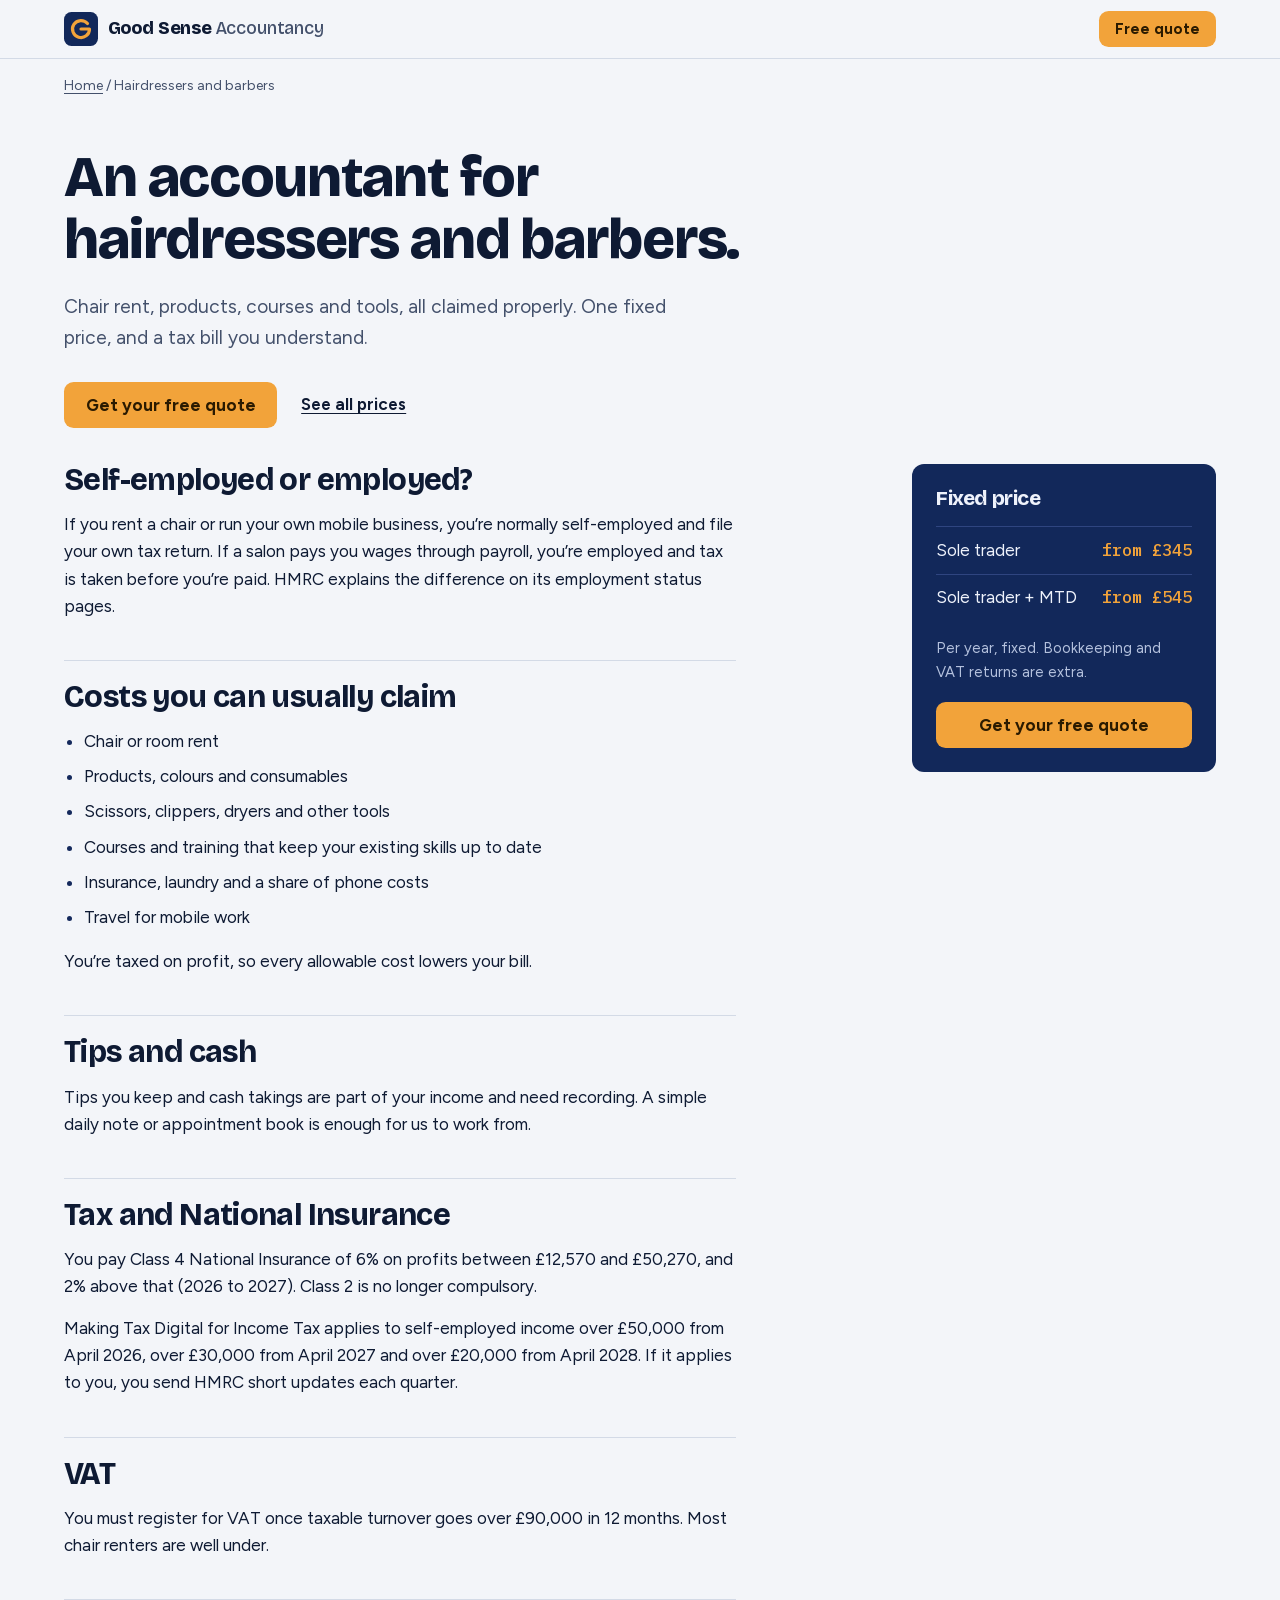
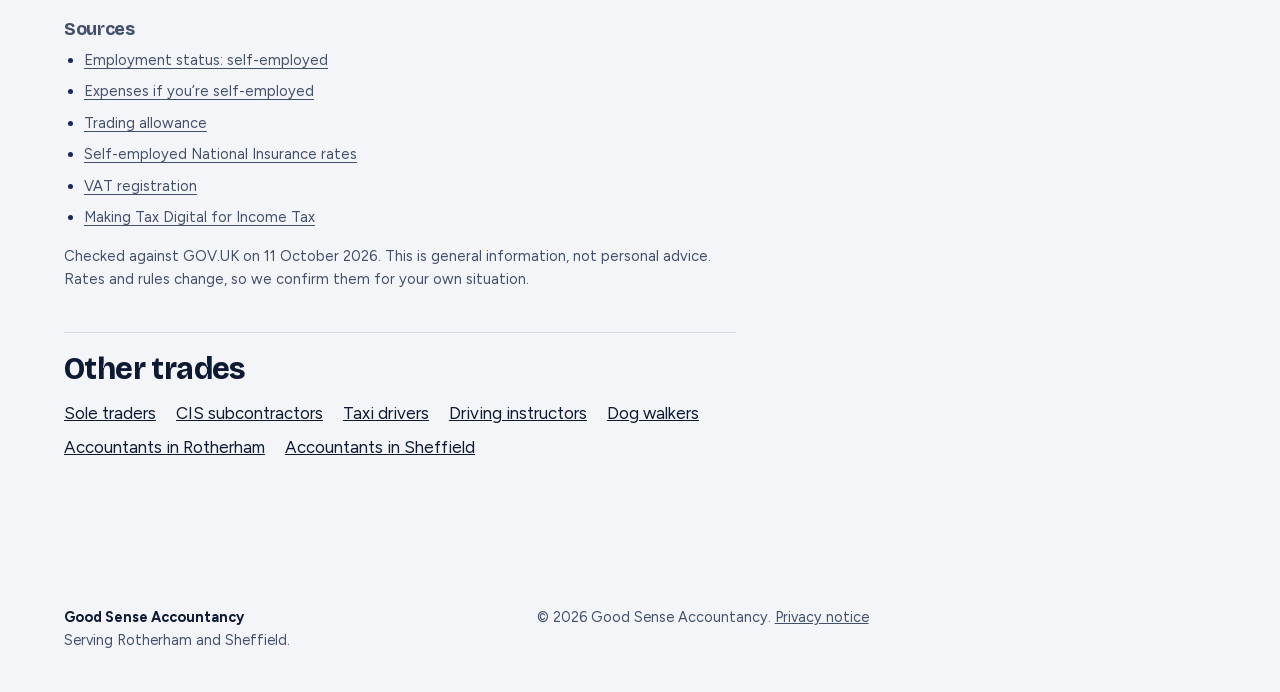
<file: hairdresser-barber-accountant.html>
<!doctype html>
<html lang="en-GB">
<head>
<meta charset="utf-8">
<meta name="viewport" content="width=device-width, initial-scale=1">
<title>Accountant for Hairdressers and Barbers | Good Sense</title>
<meta name="description" content="Accounts and self assessment for self-employed hairdressers and barbers in Rotherham and Sheffield. From £345 a year. Free 15-minute chat.">
<link rel="canonical" href="https://makesgoodsense.co.uk/hairdresser-barber-accountant.html">
<meta property="og:type" content="website">
<meta property="og:locale" content="en_GB">
<meta property="og:site_name" content="Good Sense Accountancy">
<meta property="og:title" content="Accountant for Hairdressers and Barbers | Good Sense">
<meta property="og:description" content="Accounts and self assessment for self-employed hairdressers and barbers in Rotherham and Sheffield. From £345 a year. Free 15-minute chat.">
<meta property="og:url" content="https://makesgoodsense.co.uk/hairdresser-barber-accountant.html">
<meta property="og:image" content="https://makesgoodsense.co.uk/og.png">
<meta property="og:image:width" content="1200">
<meta property="og:image:height" content="630">
<meta property="og:image:alt" content="Good Sense Accountancy, fixed-price accountants in Rotherham and Sheffield">
<meta name="twitter:card" content="summary_large_image">
<meta name="twitter:title" content="Accountant for Hairdressers and Barbers | Good Sense">
<meta name="twitter:description" content="Accounts and self assessment for self-employed hairdressers and barbers in Rotherham and Sheffield. From £345 a year. Free 15-minute chat.">
<meta name="twitter:image" content="https://makesgoodsense.co.uk/og.png">
<link rel="icon" href="data:image/svg+xml,%3Csvg xmlns='http://www.w3.org/2000/svg' viewBox='0 0 32 32'%3E%3Crect width='32' height='32' rx='7' fill='%2312285A'/%3E%3Cpath d='M22.1 10.9A8 8 0 1 0 24 16H16' fill='none' stroke='%23F2A33A' stroke-width='3' stroke-linecap='round' stroke-linejoin='round'/%3E%3C/svg%3E">
<script type="application/ld+json">
{"@context": "https://schema.org", "@type": "BreadcrumbList", "itemListElement": [{"@type": "ListItem", "position": 1, "name": "Home", "item": "https://makesgoodsense.co.uk/"}, {"@type": "ListItem", "position": 2, "name": "Hairdressers and barbers", "item": "https://makesgoodsense.co.uk/hairdresser-barber-accountant.html"}]}
</script>
<script type="application/ld+json">
{"@context": "https://schema.org", "@type": "Service", "name": "Accountant for Hairdressers and Barbers", "serviceType": "Accounting and tax return services", "description": "Accounts and self assessment for self-employed hairdressers and barbers in Rotherham and Sheffield. From £345 a year. Free 15-minute chat.", "url": "https://makesgoodsense.co.uk/hairdresser-barber-accountant.html", "provider": {"@id": "https://makesgoodsense.co.uk/#business"}, "areaServed": [{"@type": "City", "name": "Rotherham"}, {"@type": "City", "name": "Sheffield"}], "audience": {"@type": "Audience", "audienceType": "Hairdressers and barbers"}, "offers": {"@type": "Offer", "priceSpecification": {"@type": "UnitPriceSpecification", "minPrice": "345", "priceCurrency": "GBP", "unitText": "YEAR"}}}
</script>
<link rel="preload" href="fonts/bricolage-grotesque.woff" as="font" type="font/woff" crossorigin>
<link rel="preload" href="fonts/figtree.woff" as="font" type="font/woff" crossorigin>
<link rel="stylesheet" href="styles.css">
</head>
<body>
<header class="site-head">
  <div class="wrap site-head__in">
    <a class="brand" href="index.html" aria-label="Good Sense Accountancy, home">
      <svg width="34" height="34" viewBox="0 0 32 32" aria-hidden="true"><rect class="logo-bg" width="32" height="32" rx="7"/><path class="logo-g" d="M22.1 10.9A8 8 0 1 0 24 16H16"/></svg>
      <b>Good Sense <span>Accountancy</span></b>
    </a>
    <a class="btn btn--sm" href="index.html#quote">Free quote</a>
  </div>
</header>
<main id="top">
  <nav class="wrap crumbs" aria-label="Breadcrumb"><a href="index.html">Home</a> / Hairdressers and barbers</nav>
  <section class="wrap tp-hero">
    <h1>An accountant for hairdressers and barbers.</h1>
    <p class="lede">Chair rent, products, courses and tools, all claimed properly. One fixed price, and a tax bill you understand.</p>
    <div class="cta-row"><a class="btn" href="index.html#quote">Get your free quote</a><a class="btn-link" href="index.html#prices">See all prices</a></div>
  </section>
  <div class="wrap tp-body">
    <article class="article">
<h2>Self-employed or employed?</h2><p>If you rent a chair or run your own mobile business, you’re normally self-employed and file your own tax return. If a salon pays you wages through payroll, you’re employed and tax is taken before you’re paid. HMRC explains the difference on its employment status pages.</p><h2>Costs you can usually claim</h2><ul><li>Chair or room rent</li><li>Products, colours and consumables</li><li>Scissors, clippers, dryers and other tools</li><li>Courses and training that keep your existing skills up to date</li><li>Insurance, laundry and a share of phone costs</li><li>Travel for mobile work</li></ul><p>You’re taxed on profit, so every allowable cost lowers your bill.</p><h2>Tips and cash</h2><p>Tips you keep and cash takings are part of your income and need recording. A simple daily note or appointment book is enough for us to work from.</p><h2>Tax and National Insurance</h2><p>You pay Class 4 National Insurance of 6% on profits between £12,570 and £50,270, and 2% above that (2026 to 2027). Class 2 is no longer compulsory.</p><p>Making Tax Digital for Income Tax applies to self-employed income over £50,000 from April 2026, over £30,000 from April 2027 and over £20,000 from April 2028. If it applies to you, you send HMRC short updates each quarter.</p><h2>VAT</h2><p>You must register for VAT once taxable turnover goes over £90,000 in 12 months. Most chair renters are well under.</p>
      <div class="sources"><h2>Sources</h2><ul><li><a href="https://www.gov.uk/employment-status/selfemployed-contractor" rel="noopener">Employment status: self-employed</a></li><li><a href="https://www.gov.uk/expenses-if-youre-self-employed" rel="noopener">Expenses if you’re self-employed</a></li><li><a href="https://www.gov.uk/guidance/tax-free-allowances-on-property-and-trading-income" rel="noopener">Trading allowance</a></li><li><a href="https://www.gov.uk/self-employed-national-insurance-rates" rel="noopener">Self-employed National Insurance rates</a></li><li><a href="https://www.gov.uk/vat-registration" rel="noopener">VAT registration</a></li><li><a href="https://www.gov.uk/guidance/using-making-tax-digital-for-income-tax" rel="noopener">Making Tax Digital for Income Tax</a></li></ul><p>Checked against GOV.UK on 11 October 2026. This is general information, not personal advice. Rates and rules change, so we confirm them for your own situation.</p></div>
      <div class="more"><h2>Other trades</h2><ul><li><a href="sole-trader-accountant.html">Sole traders</a></li><li><a href="cis-accountant.html">CIS subcontractors</a></li><li><a href="taxi-driver-accountant.html">Taxi drivers</a></li><li><a href="driving-instructor-accountant.html">Driving instructors</a></li><li><a href="dog-walker-accountant.html">Dog walkers</a></li><li><a href="accountant-rotherham.html">Accountants in Rotherham</a></li><li><a href="accountant-sheffield.html">Accountants in Sheffield</a></li></ul></div>
    </article>
    <aside class="aside" aria-label="Price">
      <div class="pricebox">
        <h2>Fixed price</h2>
        <ul><li><span>Sole trader</span><b>from £345</b></li><li><span>Sole trader + MTD</span><b>from £545</b></li></ul>
        <p>Per year, fixed. Bookkeeping and VAT returns are extra.</p>
        <a class="btn" href="index.html#quote">Get your free quote</a>
      </div>
    </aside>
  </div>
</main>
<footer class="foot">
  <div class="wrap foot__in">
    <p><strong>Good Sense Accountancy</strong><br>Serving Rotherham and Sheffield.</p>
    <p>&copy; 2026 Good Sense Accountancy. <a href="privacy.html">Privacy notice</a></p>
  </div>
</footer>
</body>
</html>
</file>
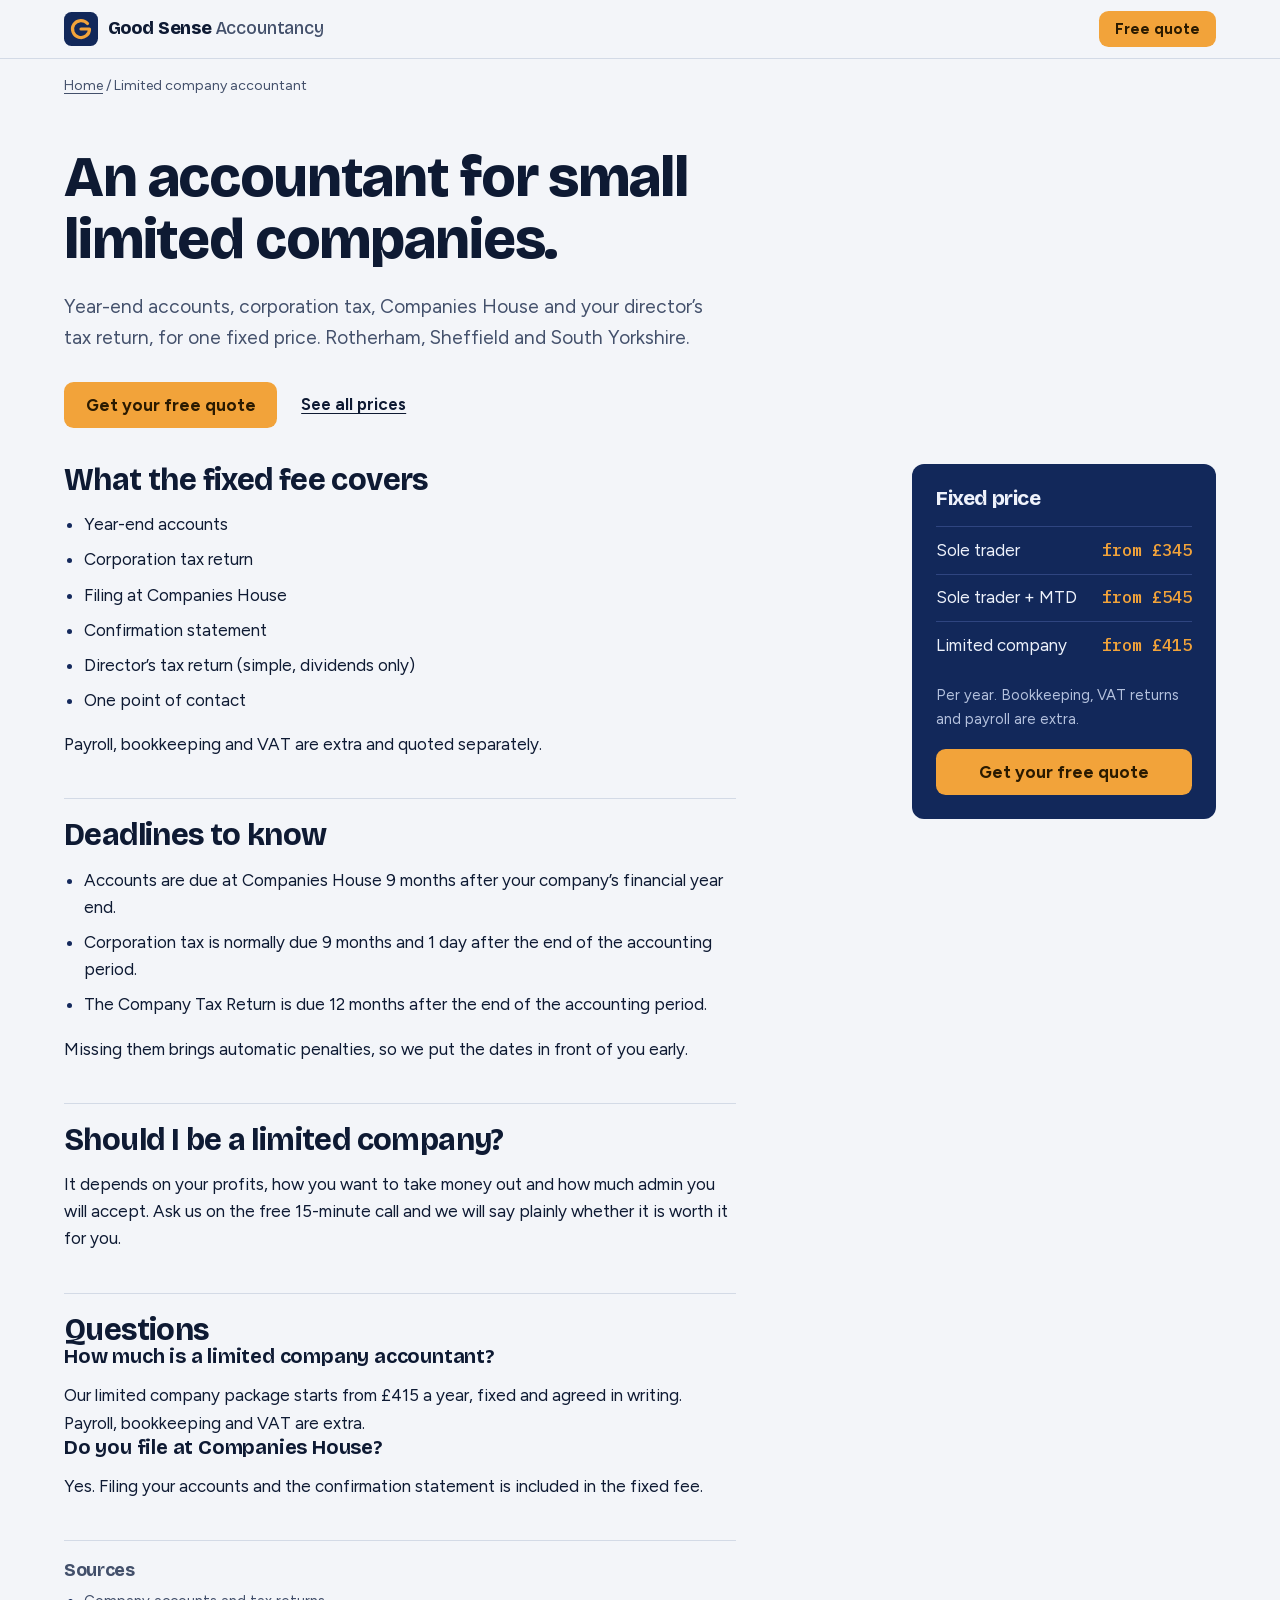
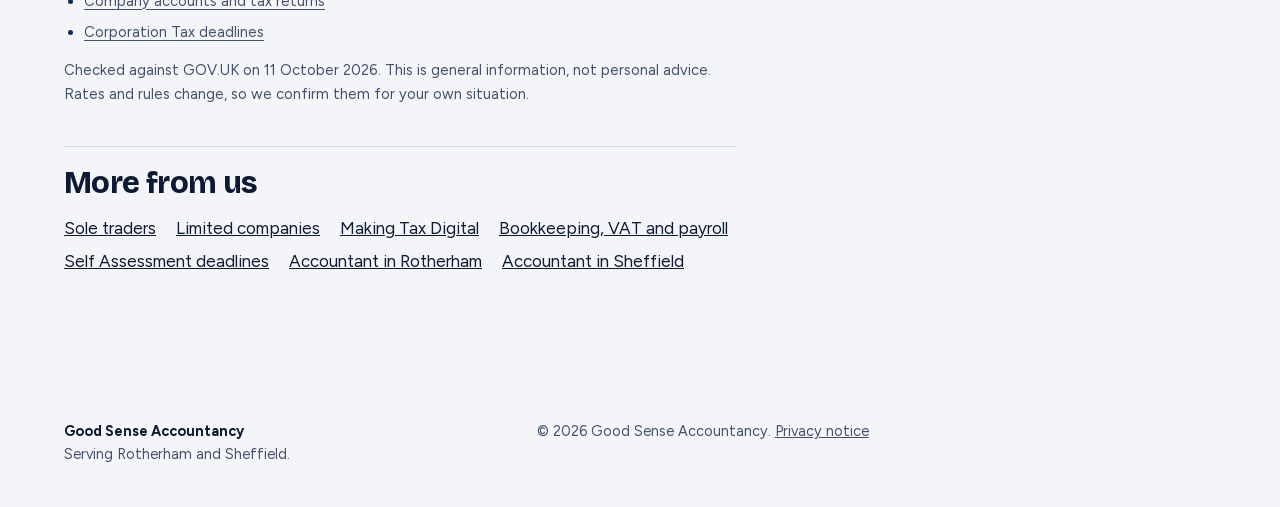
<file: limited-company-accountant.html>
<!doctype html>
<html lang="en-GB">
<head>
<meta charset="utf-8">
<meta name="viewport" content="width=device-width, initial-scale=1">
<title>Limited Company Accountant in Rotherham and Sheffield | Good Sense</title>
<meta name="description" content="Accounts, corporation tax and Companies House filing for single-director limited companies in Rotherham and Sheffield. From £415 a year, fixed.">
<link rel="canonical" href="https://makesgoodsense.co.uk/limited-company-accountant.html">
<meta property="og:type" content="website">
<meta property="og:locale" content="en_GB">
<meta property="og:site_name" content="Good Sense Accountancy">
<meta property="og:title" content="Limited Company Accountant in Rotherham and Sheffield | Good Sense">
<meta property="og:description" content="Accounts, corporation tax and Companies House filing for single-director limited companies in Rotherham and Sheffield. From £415 a year, fixed.">
<meta property="og:url" content="https://makesgoodsense.co.uk/limited-company-accountant.html">
<meta property="og:image" content="https://makesgoodsense.co.uk/og.png">
<meta property="og:image:width" content="1200">
<meta property="og:image:height" content="630">
<meta property="og:image:alt" content="Good Sense Accountancy, fixed-price accountants in Rotherham and Sheffield">
<meta name="twitter:card" content="summary_large_image">
<meta name="twitter:title" content="Limited Company Accountant in Rotherham and Sheffield | Good Sense">
<meta name="twitter:description" content="Accounts, corporation tax and Companies House filing for single-director limited companies in Rotherham and Sheffield. From £415 a year, fixed.">
<meta name="twitter:image" content="https://makesgoodsense.co.uk/og.png">
<link rel="icon" href="data:image/svg+xml,%3Csvg xmlns='http://www.w3.org/2000/svg' viewBox='0 0 32 32'%3E%3Crect width='32' height='32' rx='7' fill='%2312285A'/%3E%3Cpath d='M22.1 10.9A8 8 0 1 0 24 16H16' fill='none' stroke='%23F2A33A' stroke-width='3' stroke-linecap='round' stroke-linejoin='round'/%3E%3C/svg%3E">
<script type="application/ld+json">
{"@context": "https://schema.org", "@type": "BreadcrumbList", "itemListElement": [{"@type": "ListItem", "position": 1, "name": "Home", "item": "https://makesgoodsense.co.uk/"}, {"@type": "ListItem", "position": 2, "name": "Limited company accountant", "item": "https://makesgoodsense.co.uk/limited-company-accountant.html"}]}
</script>
<script type="application/ld+json">
{"@context": "https://schema.org", "@type": "Service", "name": "Limited company accountant", "serviceType": "Accounting and tax services", "description": "Accounts, corporation tax and Companies House filing for single-director limited companies in Rotherham and Sheffield. From £415 a year, fixed.", "url": "https://makesgoodsense.co.uk/limited-company-accountant.html", "provider": {"@id": "https://makesgoodsense.co.uk/#business"}, "areaServed": [{"@type": "City", "name": "Rotherham"}, {"@type": "City", "name": "Sheffield"}]}
</script>
<script type="application/ld+json">
{"@context": "https://schema.org", "@type": "FAQPage", "mainEntity": [{"@type": "Question", "name": "How much is a limited company accountant?", "acceptedAnswer": {"@type": "Answer", "text": "Our limited company package starts from £415 a year, fixed and agreed in writing. Payroll, bookkeeping and VAT are extra."}}, {"@type": "Question", "name": "Do you file at Companies House?", "acceptedAnswer": {"@type": "Answer", "text": "Yes. Filing your accounts and the confirmation statement is included in the fixed fee."}}]}
</script>
<link rel="preload" href="fonts/bricolage-grotesque.woff" as="font" type="font/woff" crossorigin>
<link rel="preload" href="fonts/figtree.woff" as="font" type="font/woff" crossorigin>
<link rel="stylesheet" href="styles.css">
</head>
<body>
<header class="site-head">
  <div class="wrap site-head__in">
    <a class="brand" href="index.html" aria-label="Good Sense Accountancy, home">
      <svg width="34" height="34" viewBox="0 0 32 32" aria-hidden="true"><rect class="logo-bg" width="32" height="32" rx="7"/><path class="logo-g" d="M22.1 10.9A8 8 0 1 0 24 16H16"/></svg>
      <b>Good Sense <span>Accountancy</span></b>
    </a>
    <a class="btn btn--sm" href="index.html#quote">Free quote</a>
  </div>
</header>
<main id="top">
  <nav class="wrap crumbs" aria-label="Breadcrumb"><a href="index.html">Home</a> / Limited company accountant</nav>
  <section class="wrap tp-hero">
    <h1>An accountant for small limited companies.</h1>
    <p class="lede">Year-end accounts, corporation tax, Companies House and your director’s tax return, for one fixed price. Rotherham, Sheffield and South Yorkshire.</p>
    <div class="cta-row"><a class="btn" href="index.html#quote">Get your free quote</a><a class="btn-link" href="index.html#prices">See all prices</a></div>
  </section>
  <div class="wrap tp-body">
    <article class="article">
<h2>What the fixed fee covers</h2><ul><li>Year-end accounts</li><li>Corporation tax return</li><li>Filing at Companies House</li><li>Confirmation statement</li><li>Director’s tax return (simple, dividends only)</li><li>One point of contact</li></ul><p>Payroll, bookkeeping and VAT are extra and quoted separately.</p><h2>Deadlines to know</h2><ul><li>Accounts are due at Companies House 9 months after your company’s financial year end.</li><li>Corporation tax is normally due 9 months and 1 day after the end of the accounting period.</li><li>The Company Tax Return is due 12 months after the end of the accounting period.</li></ul><p>Missing them brings automatic penalties, so we put the dates in front of you early.</p><h2>Should I be a limited company?</h2><p>It depends on your profits, how you want to take money out and how much admin you will accept. Ask us on the free 15-minute call and we will say plainly whether it is worth it for you.</p><h2>Questions</h2><h3>How much is a limited company accountant?</h3><p>Our limited company package starts from £415 a year, fixed and agreed in writing. Payroll, bookkeeping and VAT are extra.</p><h3>Do you file at Companies House?</h3><p>Yes. Filing your accounts and the confirmation statement is included in the fixed fee.</p><div class="sources"><h2>Sources</h2><ul><li><a href="https://www.gov.uk/prepare-file-annual-accounts-for-limited-company" rel="noopener">Company accounts and tax returns</a></li><li><a href="https://www.gov.uk/corporation-tax-accounting-period" rel="noopener">Corporation Tax deadlines</a></li></ul><p>Checked against GOV.UK on 11 October 2026. This is general information, not personal advice. Rates and rules change, so we confirm them for your own situation.</p></div>
      <div class="more"><h2>More from us</h2><ul><li><a href="sole-trader-accountant.html">Sole traders</a></li><li><a href="limited-company-accountant.html">Limited companies</a></li><li><a href="making-tax-digital-accountant.html">Making Tax Digital</a></li><li><a href="bookkeeping-vat-payroll.html">Bookkeeping, VAT and payroll</a></li><li><a href="self-assessment-deadlines.html">Self Assessment deadlines</a></li><li><a href="accountant-rotherham.html">Accountant in Rotherham</a></li><li><a href="accountant-sheffield.html">Accountant in Sheffield</a></li></ul></div>
    </article>
    <aside class="aside" aria-label="Price">
      <div class="pricebox">
        <h2>Fixed price</h2>
        <ul><li><span>Sole trader</span><b>from £345</b></li><li><span>Sole trader + MTD</span><b>from £545</b></li><li><span>Limited company</span><b>from £415</b></li></ul><p>Per year. Bookkeeping, VAT returns and payroll are extra.</p>
        <a class="btn" href="index.html#quote">Get your free quote</a>
      </div>
    </aside>
  </div>
</main>
<footer class="foot">
  <div class="wrap foot__in">
    <p><strong>Good Sense Accountancy</strong><br>Serving Rotherham and Sheffield.</p>
    <p>&copy; 2026 Good Sense Accountancy. <a href="privacy.html">Privacy notice</a></p>
  </div>
</footer>
</body>
</html>
</file>
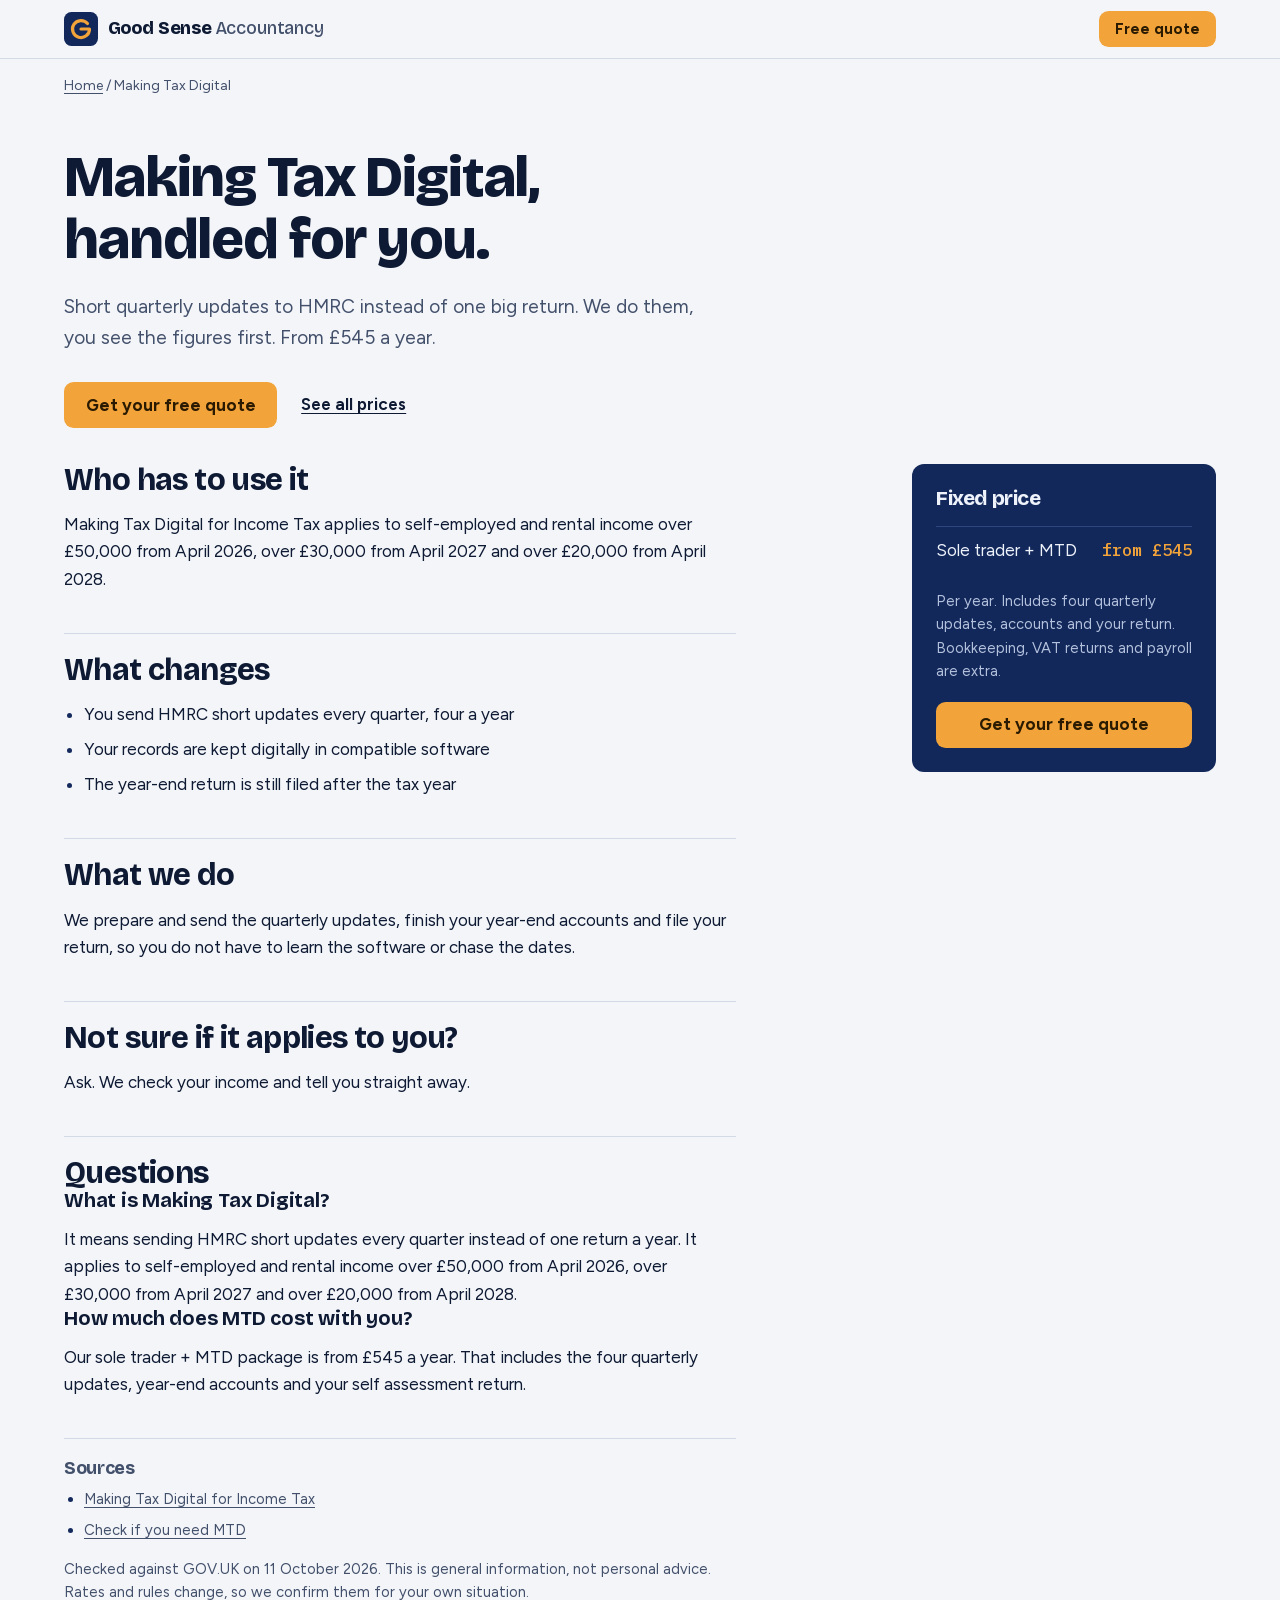
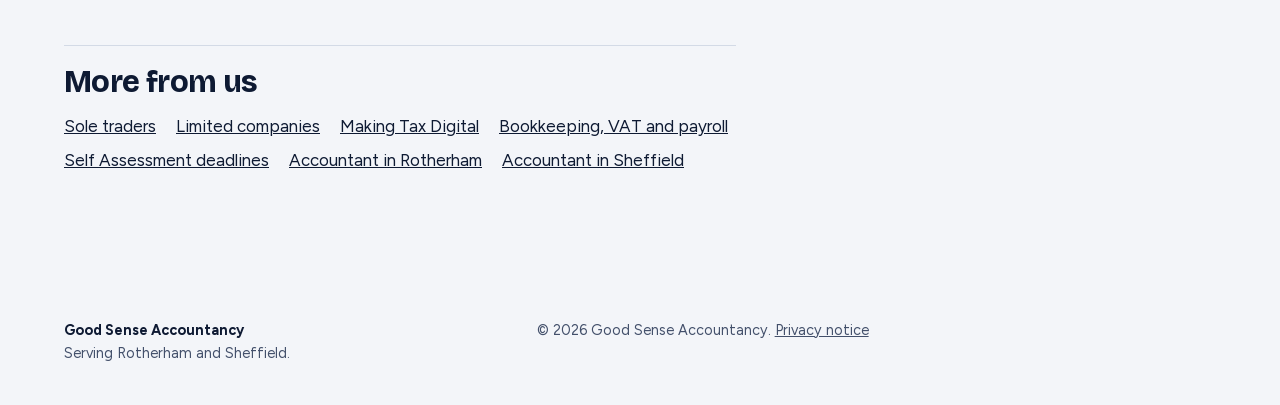
<file: making-tax-digital-accountant.html>
<!doctype html>
<html lang="en-GB">
<head>
<meta charset="utf-8">
<meta name="viewport" content="width=device-width, initial-scale=1">
<title>Making Tax Digital for Income Tax Accountant | Good Sense</title>
<meta name="description" content="Making Tax Digital for Income Tax made simple for sole traders and landlords in Rotherham and Sheffield. Quarterly updates handled from £545 a year.">
<link rel="canonical" href="https://makesgoodsense.co.uk/making-tax-digital-accountant.html">
<meta property="og:type" content="website">
<meta property="og:locale" content="en_GB">
<meta property="og:site_name" content="Good Sense Accountancy">
<meta property="og:title" content="Making Tax Digital for Income Tax Accountant | Good Sense">
<meta property="og:description" content="Making Tax Digital for Income Tax made simple for sole traders and landlords in Rotherham and Sheffield. Quarterly updates handled from £545 a year.">
<meta property="og:url" content="https://makesgoodsense.co.uk/making-tax-digital-accountant.html">
<meta property="og:image" content="https://makesgoodsense.co.uk/og.png">
<meta property="og:image:width" content="1200">
<meta property="og:image:height" content="630">
<meta property="og:image:alt" content="Good Sense Accountancy, fixed-price accountants in Rotherham and Sheffield">
<meta name="twitter:card" content="summary_large_image">
<meta name="twitter:title" content="Making Tax Digital for Income Tax Accountant | Good Sense">
<meta name="twitter:description" content="Making Tax Digital for Income Tax made simple for sole traders and landlords in Rotherham and Sheffield. Quarterly updates handled from £545 a year.">
<meta name="twitter:image" content="https://makesgoodsense.co.uk/og.png">
<link rel="icon" href="data:image/svg+xml,%3Csvg xmlns='http://www.w3.org/2000/svg' viewBox='0 0 32 32'%3E%3Crect width='32' height='32' rx='7' fill='%2312285A'/%3E%3Cpath d='M22.1 10.9A8 8 0 1 0 24 16H16' fill='none' stroke='%23F2A33A' stroke-width='3' stroke-linecap='round' stroke-linejoin='round'/%3E%3C/svg%3E">
<script type="application/ld+json">
{"@context": "https://schema.org", "@type": "BreadcrumbList", "itemListElement": [{"@type": "ListItem", "position": 1, "name": "Home", "item": "https://makesgoodsense.co.uk/"}, {"@type": "ListItem", "position": 2, "name": "Making Tax Digital", "item": "https://makesgoodsense.co.uk/making-tax-digital-accountant.html"}]}
</script>
<script type="application/ld+json">
{"@context": "https://schema.org", "@type": "Service", "name": "Making Tax Digital", "serviceType": "Accounting and tax services", "description": "Making Tax Digital for Income Tax made simple for sole traders and landlords in Rotherham and Sheffield. Quarterly updates handled from £545 a year.", "url": "https://makesgoodsense.co.uk/making-tax-digital-accountant.html", "provider": {"@id": "https://makesgoodsense.co.uk/#business"}, "areaServed": [{"@type": "City", "name": "Rotherham"}, {"@type": "City", "name": "Sheffield"}]}
</script>
<script type="application/ld+json">
{"@context": "https://schema.org", "@type": "FAQPage", "mainEntity": [{"@type": "Question", "name": "What is Making Tax Digital?", "acceptedAnswer": {"@type": "Answer", "text": "It means sending HMRC short updates every quarter instead of one return a year. It applies to self-employed and rental income over £50,000 from April 2026, over £30,000 from April 2027 and over £20,000 from April 2028."}}, {"@type": "Question", "name": "How much does MTD cost with you?", "acceptedAnswer": {"@type": "Answer", "text": "Our sole trader + MTD package is from £545 a year. That includes the four quarterly updates, year-end accounts and your self assessment return."}}]}
</script>
<link rel="preload" href="fonts/bricolage-grotesque.woff" as="font" type="font/woff" crossorigin>
<link rel="preload" href="fonts/figtree.woff" as="font" type="font/woff" crossorigin>
<link rel="stylesheet" href="styles.css">
</head>
<body>
<header class="site-head">
  <div class="wrap site-head__in">
    <a class="brand" href="index.html" aria-label="Good Sense Accountancy, home">
      <svg width="34" height="34" viewBox="0 0 32 32" aria-hidden="true"><rect class="logo-bg" width="32" height="32" rx="7"/><path class="logo-g" d="M22.1 10.9A8 8 0 1 0 24 16H16"/></svg>
      <b>Good Sense <span>Accountancy</span></b>
    </a>
    <a class="btn btn--sm" href="index.html#quote">Free quote</a>
  </div>
</header>
<main id="top">
  <nav class="wrap crumbs" aria-label="Breadcrumb"><a href="index.html">Home</a> / Making Tax Digital</nav>
  <section class="wrap tp-hero">
    <h1>Making Tax Digital, handled for you.</h1>
    <p class="lede">Short quarterly updates to HMRC instead of one big return. We do them, you see the figures first. From £545 a year.</p>
    <div class="cta-row"><a class="btn" href="index.html#quote">Get your free quote</a><a class="btn-link" href="index.html#prices">See all prices</a></div>
  </section>
  <div class="wrap tp-body">
    <article class="article">
<h2>Who has to use it</h2><p>Making Tax Digital for Income Tax applies to self-employed and rental income over £50,000 from April 2026, over £30,000 from April 2027 and over £20,000 from April 2028.</p><h2>What changes</h2><ul><li>You send HMRC short updates every quarter, four a year</li><li>Your records are kept digitally in compatible software</li><li>The year-end return is still filed after the tax year</li></ul><h2>What we do</h2><p>We prepare and send the quarterly updates, finish your year-end accounts and file your return, so you do not have to learn the software or chase the dates.</p><h2>Not sure if it applies to you?</h2><p>Ask. We check your income and tell you straight away.</p><h2>Questions</h2><h3>What is Making Tax Digital?</h3><p>It means sending HMRC short updates every quarter instead of one return a year. It applies to self-employed and rental income over £50,000 from April 2026, over £30,000 from April 2027 and over £20,000 from April 2028.</p><h3>How much does MTD cost with you?</h3><p>Our sole trader + MTD package is from £545 a year. That includes the four quarterly updates, year-end accounts and your self assessment return.</p><div class="sources"><h2>Sources</h2><ul><li><a href="https://www.gov.uk/guidance/using-making-tax-digital-for-income-tax" rel="noopener">Making Tax Digital for Income Tax</a></li><li><a href="https://www.gov.uk/guidance/check-if-you-can-sign-up-for-making-tax-digital-for-income-tax" rel="noopener">Check if you need MTD</a></li></ul><p>Checked against GOV.UK on 11 October 2026. This is general information, not personal advice. Rates and rules change, so we confirm them for your own situation.</p></div>
      <div class="more"><h2>More from us</h2><ul><li><a href="sole-trader-accountant.html">Sole traders</a></li><li><a href="limited-company-accountant.html">Limited companies</a></li><li><a href="making-tax-digital-accountant.html">Making Tax Digital</a></li><li><a href="bookkeeping-vat-payroll.html">Bookkeeping, VAT and payroll</a></li><li><a href="self-assessment-deadlines.html">Self Assessment deadlines</a></li><li><a href="accountant-rotherham.html">Accountant in Rotherham</a></li><li><a href="accountant-sheffield.html">Accountant in Sheffield</a></li></ul></div>
    </article>
    <aside class="aside" aria-label="Price">
      <div class="pricebox">
        <h2>Fixed price</h2>
        <ul><li><span>Sole trader + MTD</span><b>from £545</b></li></ul><p>Per year. Includes four quarterly updates, accounts and your return. Bookkeeping, VAT returns and payroll are extra.</p>
        <a class="btn" href="index.html#quote">Get your free quote</a>
      </div>
    </aside>
  </div>
</main>
<footer class="foot">
  <div class="wrap foot__in">
    <p><strong>Good Sense Accountancy</strong><br>Serving Rotherham and Sheffield.</p>
    <p>&copy; 2026 Good Sense Accountancy. <a href="privacy.html">Privacy notice</a></p>
  </div>
</footer>
</body>
</html>
</file>
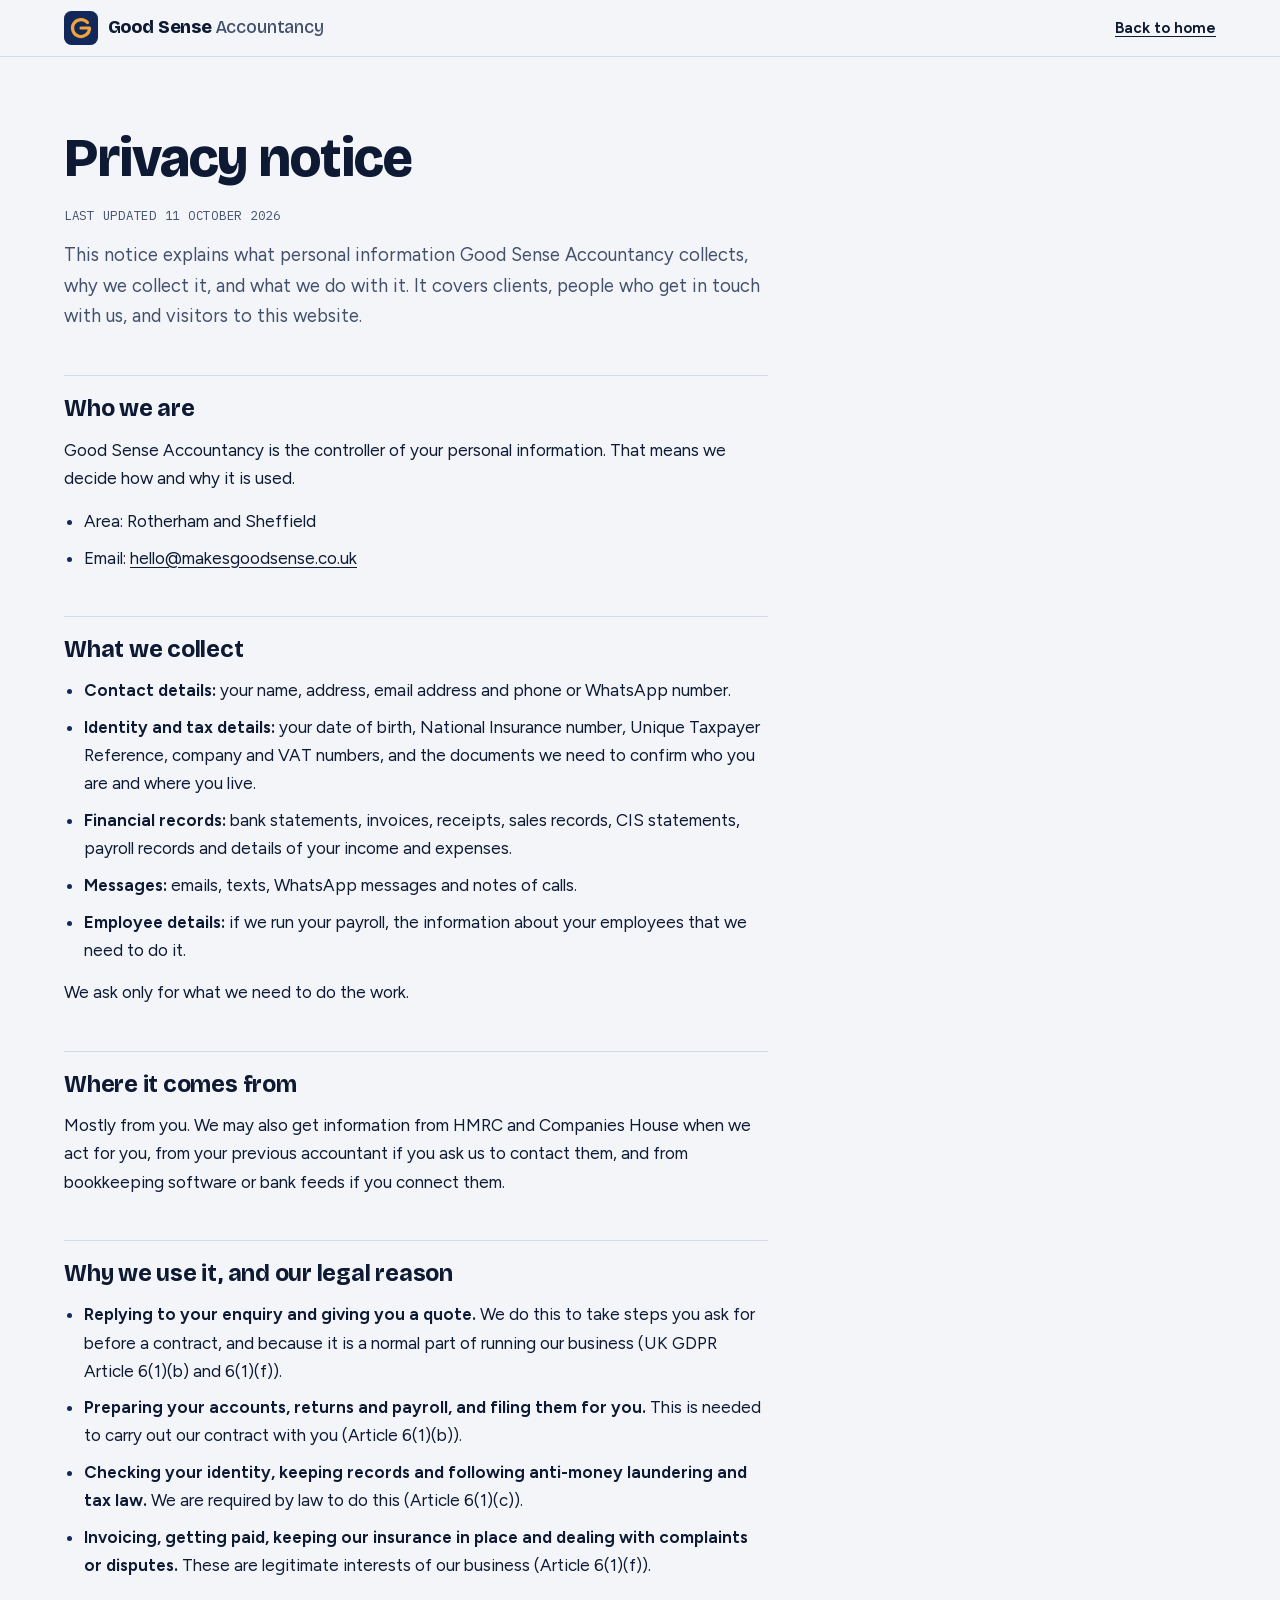
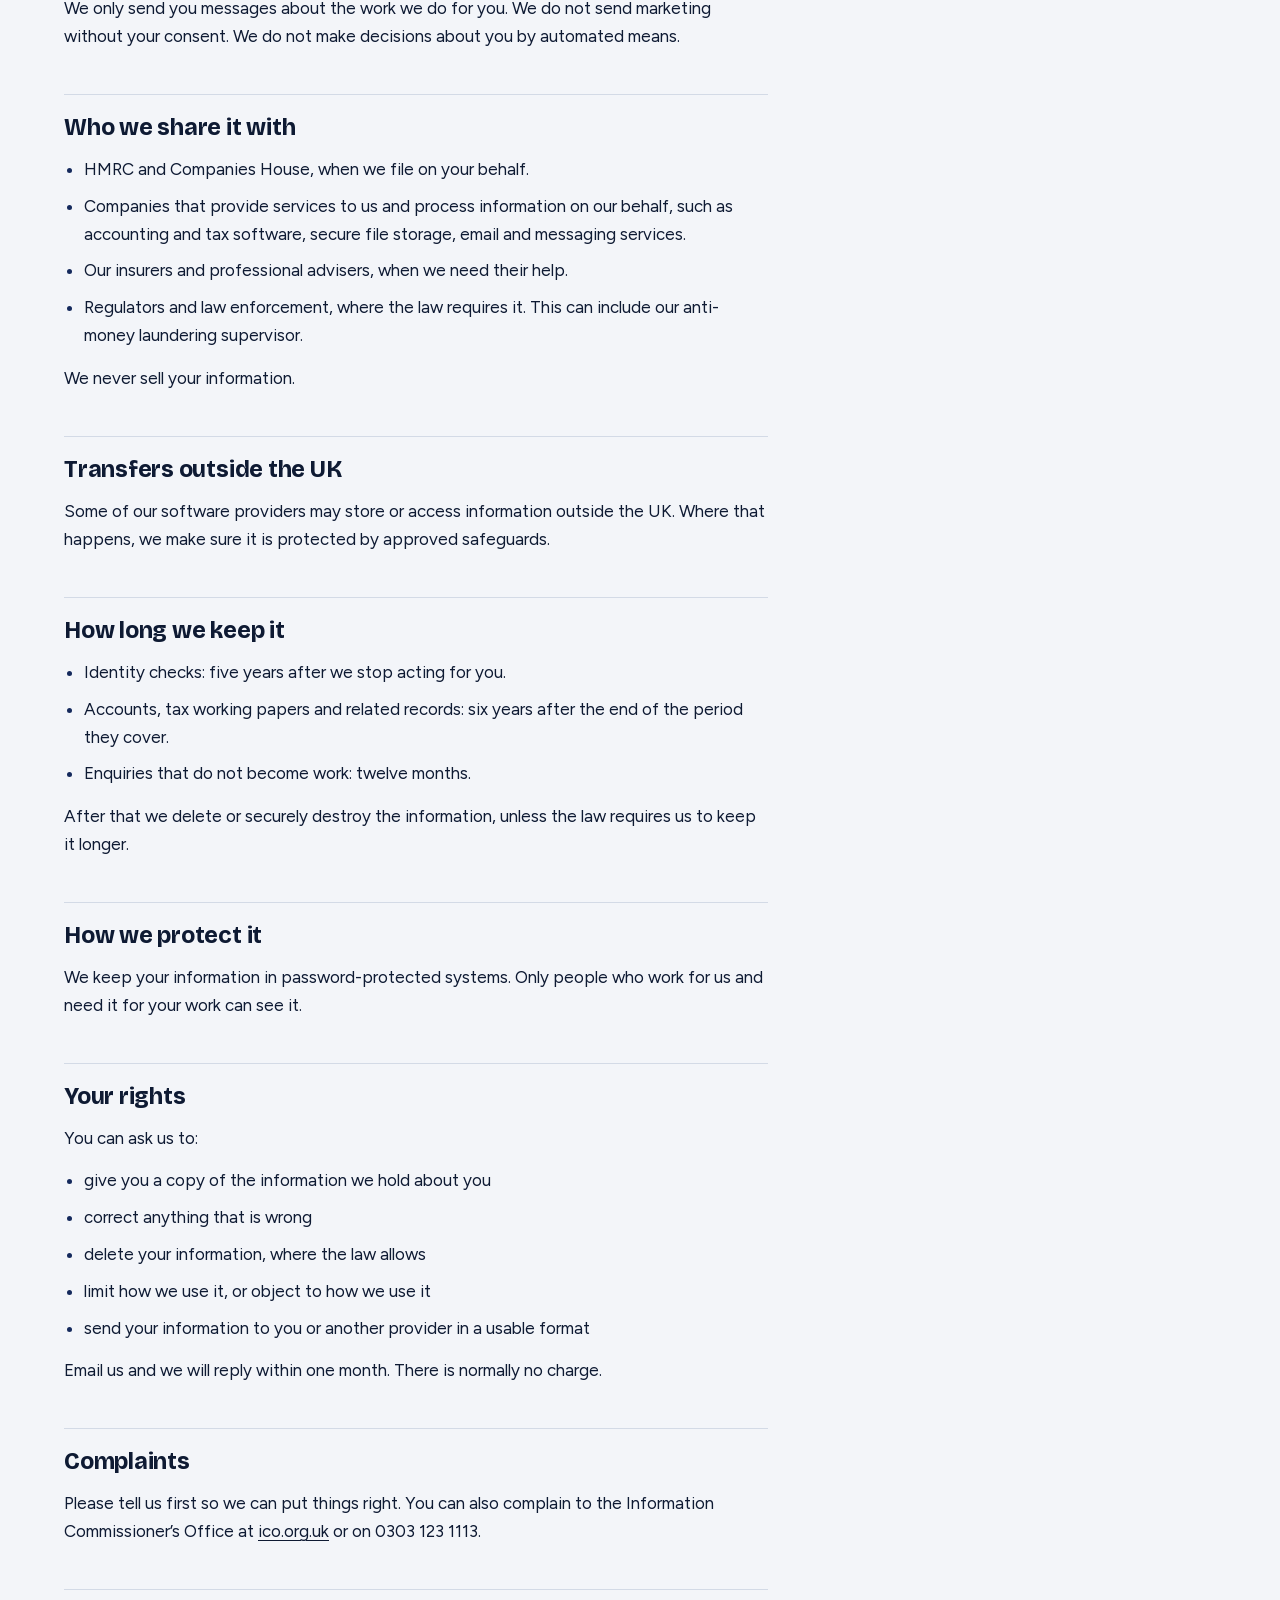
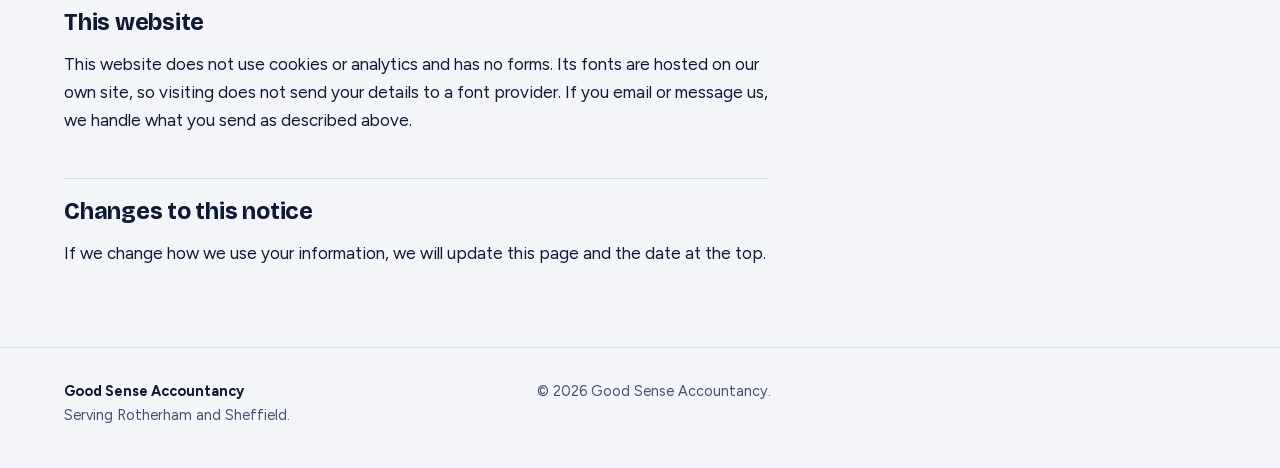
<file: privacy.html>
<!doctype html>
<html lang="en-GB">
<head>
<meta charset="utf-8">
<meta name="viewport" content="width=device-width, initial-scale=1, viewport-fit=cover">
<meta name="description" content="How Good Sense Accountancy collects, uses and protects your personal information.">
<title>Privacy Notice | Good Sense Accountancy</title>
<link rel="canonical" href="https://makesgoodsense.co.uk/privacy.html">
<link rel="icon" href="data:image/svg+xml,%3Csvg xmlns='http://www.w3.org/2000/svg' viewBox='0 0 32 32'%3E%3Crect width='32' height='32' rx='7' fill='%2312285A'/%3E%3Cpath d='M22.1 10.9A8 8 0 1 0 24 16H16' fill='none' stroke='%23F2A33A' stroke-width='3' stroke-linecap='round' stroke-linejoin='round'/%3E%3C/svg%3E">
<style>
@font-face{font-family:"Bricolage Grotesque";src:url(fonts/bricolage-grotesque.woff) format("woff");font-weight:200 800;font-style:normal;font-display:swap}
@font-face{font-family:"Figtree";src:url(fonts/figtree.woff) format("woff");font-weight:300 900;font-style:normal;font-display:swap}
@font-face{font-family:"IBM Plex Mono";src:url(fonts/ibm-plex-mono-400.woff) format("woff");font-weight:400;font-style:normal;font-display:swap}
@font-face{font-family:"IBM Plex Mono";src:url(fonts/ibm-plex-mono-500.woff) format("woff");font-weight:500;font-style:normal;font-display:swap}
/* Layout: plain left-aligned reading page, same tokens as the main site. */
:root{
  color-scheme:light;
  --bg:#F3F5F9;--surface:#FFFFFF;--ink:#0E1A33;--ink-soft:#43506B;--accent-text:#14295C;
  --line:#D3DAE6;--band:#12285A;--amber:#F2A33A;--amber-hover:#F7B455;--amber-ink:#2A1A00;--focus:#1D58F0;
  --f-display:"Bricolage Grotesque","Avenir Next","Segoe UI",system-ui,sans-serif;
  --f-body:"Figtree",system-ui,-apple-system,"Segoe UI",Roboto,sans-serif;
  --f-mono:"IBM Plex Mono",ui-monospace,Menlo,Consolas,monospace;
}
@media (prefers-color-scheme:dark){
  :root:not([data-theme="light"]){
    --bg:#0A1226;--surface:#111B36;--ink:#EAF0FB;--ink-soft:#A9B6D0;--accent-text:#A9C0FF;
    --line:#26365C;--band:#15306E;--focus:#9DB8FF;color-scheme:dark;
  }
}
:root[data-theme="dark"]{
  --bg:#0A1226;--surface:#111B36;--ink:#EAF0FB;--ink-soft:#A9B6D0;--accent-text:#A9C0FF;
  --line:#26365C;--band:#15306E;--focus:#9DB8FF;color-scheme:dark;
}
*,*::before,*::after{box-sizing:border-box}
body{margin:0;background:var(--bg);color:var(--ink);font-family:var(--f-body);font-size:1.0625rem;line-height:1.65;-webkit-text-size-adjust:100%}
h1,h2{font-family:var(--f-display);line-height:1.1;letter-spacing:-.02em;text-wrap:balance;margin:0}
p{margin:0}
a{color:inherit}
:focus-visible{outline:3px solid var(--focus);outline-offset:3px;border-radius:4px}
.wrap{width:min(100% - 2rem,72rem);margin-inline:auto}

.site-head{position:sticky;top:env(safe-area-inset-top,0px);z-index:10;background:var(--bg);border-bottom:1px solid var(--line)}
.site-head__in{display:flex;align-items:center;justify-content:space-between;gap:1rem;padding-block:.7rem}
.brand{display:flex;align-items:center;gap:.6rem;text-decoration:none;font-family:var(--f-display);font-size:1.12rem;letter-spacing:-.01em;min-width:0}
.brand b{font-weight:800;line-height:1.1}
.brand b span{font-weight:500;color:var(--ink-soft)}
.logo-bg{fill:var(--band)}
.logo-g{fill:none;stroke:var(--amber);stroke-width:3;stroke-linecap:round;stroke-linejoin:round}
.back{flex:none;font-weight:650;font-size:.95rem;text-underline-offset:.2em}

.doc{padding-block:clamp(2.5rem,6vw,4.5rem) clamp(3rem,7vw,5rem)}
.doc__in{max-width:44rem}
.doc h1{font-size:clamp(2.2rem,5vw,3.4rem);font-weight:800}
.doc__meta{margin-top:1rem;font-family:var(--f-mono);font-size:.78rem;letter-spacing:.06em;text-transform:uppercase;color:var(--ink-soft)}
.doc__lede{margin-top:1.5rem;font-size:1.15rem;color:var(--ink-soft)}
.doc h2{margin-top:2.75rem;padding-top:1.25rem;border-top:1px solid var(--line);font-size:1.45rem;font-weight:750;letter-spacing:-.01em}
.doc h2+p,.doc h2+ul{margin-top:.9rem}
.doc p+p,.doc p+ul,.doc ul+p{margin-top:.9rem}
.doc ul{margin:0;padding-left:1.25rem;display:grid;gap:.55rem}
.doc li::marker{color:var(--accent-text)}
.doc strong{font-weight:650}
.doc a{text-underline-offset:.2em}

.foot{padding-block:2rem 2.5rem;border-top:1px solid var(--line);font-size:.9rem;color:var(--ink-soft)}
.foot__in{display:grid;grid-template-columns:minmax(0,1fr);gap:1rem}
@media(min-width:800px){.foot__in{grid-template-columns:minmax(0,1fr) minmax(0,1.6fr);gap:3rem}}
.foot strong{color:var(--ink)}
</style>
</head>
<body>
<header class="site-head">
  <div class="wrap site-head__in">
    <a class="brand" href="index.html" aria-label="Good Sense Accountancy, home">
      <svg width="34" height="34" viewBox="0 0 32 32" aria-hidden="true"><rect class="logo-bg" width="32" height="32" rx="7"/><path class="logo-g" d="M22.1 10.9A8 8 0 1 0 24 16H16"/></svg>
      <b>Good Sense <span>Accountancy</span></b>
    </a>
    <a class="back" href="index.html">Back to home</a>
  </div>
</header>

<main class="wrap doc">
  <div class="doc__in">
    <h1>Privacy notice</h1>
    <p class="doc__meta">Last updated 11 October 2026</p>
    <p class="doc__lede">This notice explains what personal information Good Sense Accountancy collects, why we collect it, and what we do with it. It covers clients, people who get in touch with us, and visitors to this website.</p>

    <h2>Who we are</h2>
    <p>Good Sense Accountancy is the controller of your personal information. That means we decide how and why it is used.</p>
    <ul>
      <li>Area: Rotherham and Sheffield</li>
      <li>Email: <a href="mailto:hello@makesgoodsense.co.uk">hello@makesgoodsense.co.uk</a></li>
    </ul>

    <h2>What we collect</h2>
    <ul>
      <li><strong>Contact details:</strong> your name, address, email address and phone or WhatsApp number.</li>
      <li><strong>Identity and tax details:</strong> your date of birth, National Insurance number, Unique Taxpayer Reference, company and VAT numbers, and the documents we need to confirm who you are and where you live.</li>
      <li><strong>Financial records:</strong> bank statements, invoices, receipts, sales records, CIS statements, payroll records and details of your income and expenses.</li>
      <li><strong>Messages:</strong> emails, texts, WhatsApp messages and notes of calls.</li>
      <li><strong>Employee details:</strong> if we run your payroll, the information about your employees that we need to do it.</li>
    </ul>
    <p>We ask only for what we need to do the work.</p>

    <h2>Where it comes from</h2>
    <p>Mostly from you. We may also get information from HMRC and Companies House when we act for you, from your previous accountant if you ask us to contact them, and from bookkeeping software or bank feeds if you connect them.</p>

    <h2>Why we use it, and our legal reason</h2>
    <ul>
      <li><strong>Replying to your enquiry and giving you a quote.</strong> We do this to take steps you ask for before a contract, and because it is a normal part of running our business (UK GDPR Article 6(1)(b) and 6(1)(f)).</li>
      <li><strong>Preparing your accounts, returns and payroll, and filing them for you.</strong> This is needed to carry out our contract with you (Article 6(1)(b)).</li>
      <li><strong>Checking your identity, keeping records and following anti-money laundering and tax law.</strong> We are required by law to do this (Article 6(1)(c)).</li>
      <li><strong>Invoicing, getting paid, keeping our insurance in place and dealing with complaints or disputes.</strong> These are legitimate interests of our business (Article 6(1)(f)).</li>
    </ul>
    <p>We only send you messages about the work we do for you. We do not send marketing without your consent. We do not make decisions about you by automated means.</p>

    <h2>Who we share it with</h2>
    <ul>
      <li>HMRC and Companies House, when we file on your behalf.</li>
      <li>Companies that provide services to us and process information on our behalf, such as accounting and tax software, secure file storage, email and messaging services.</li>
      <li>Our insurers and professional advisers, when we need their help.</li>
      <li>Regulators and law enforcement, where the law requires it. This can include our anti-money laundering supervisor.</li>
    </ul>
    <p>We never sell your information.</p>

    <h2>Transfers outside the UK</h2>
    <p>Some of our software providers may store or access information outside the UK. Where that happens, we make sure it is protected by approved safeguards.</p>

    <h2>How long we keep it</h2>
    <ul>
      <li>Identity checks: five years after we stop acting for you.</li>
      <li>Accounts, tax working papers and related records: six years after the end of the period they cover.</li>
      <li>Enquiries that do not become work: twelve months.</li>
    </ul>
    <p>After that we delete or securely destroy the information, unless the law requires us to keep it longer.</p>

    <h2>How we protect it</h2>
    <p>We keep your information in password-protected systems. Only people who work for us and need it for your work can see it.</p>

    <h2>Your rights</h2>
    <p>You can ask us to:</p>
    <ul>
      <li>give you a copy of the information we hold about you</li>
      <li>correct anything that is wrong</li>
      <li>delete your information, where the law allows</li>
      <li>limit how we use it, or object to how we use it</li>
      <li>send your information to you or another provider in a usable format</li>
    </ul>
    <p>Email us and we will reply within one month. There is normally no charge.</p>

    <h2>Complaints</h2>
    <p>Please tell us first so we can put things right. You can also complain to the Information Commissioner&rsquo;s Office at <a href="https://ico.org.uk/make-a-complaint/" rel="noopener">ico.org.uk</a> or on 0303 123 1113.</p>

    <h2>This website</h2>
    <p>This website does not use cookies or analytics and has no forms. Its fonts are hosted on our own site, so visiting does not send your details to a font provider. If you email or message us, we handle what you send as described above.</p>

    <h2>Changes to this notice</h2>
    <p>If we change how we use your information, we will update this page and the date at the top.</p>
  </div>
</main>

<footer class="foot">
  <div class="wrap foot__in">
    <p><strong>Good Sense Accountancy</strong><br>Serving Rotherham and Sheffield.</p>
    <p>&copy; 2026 Good Sense Accountancy.</p>
  </div>
</footer>
</body>
</html>
</file>
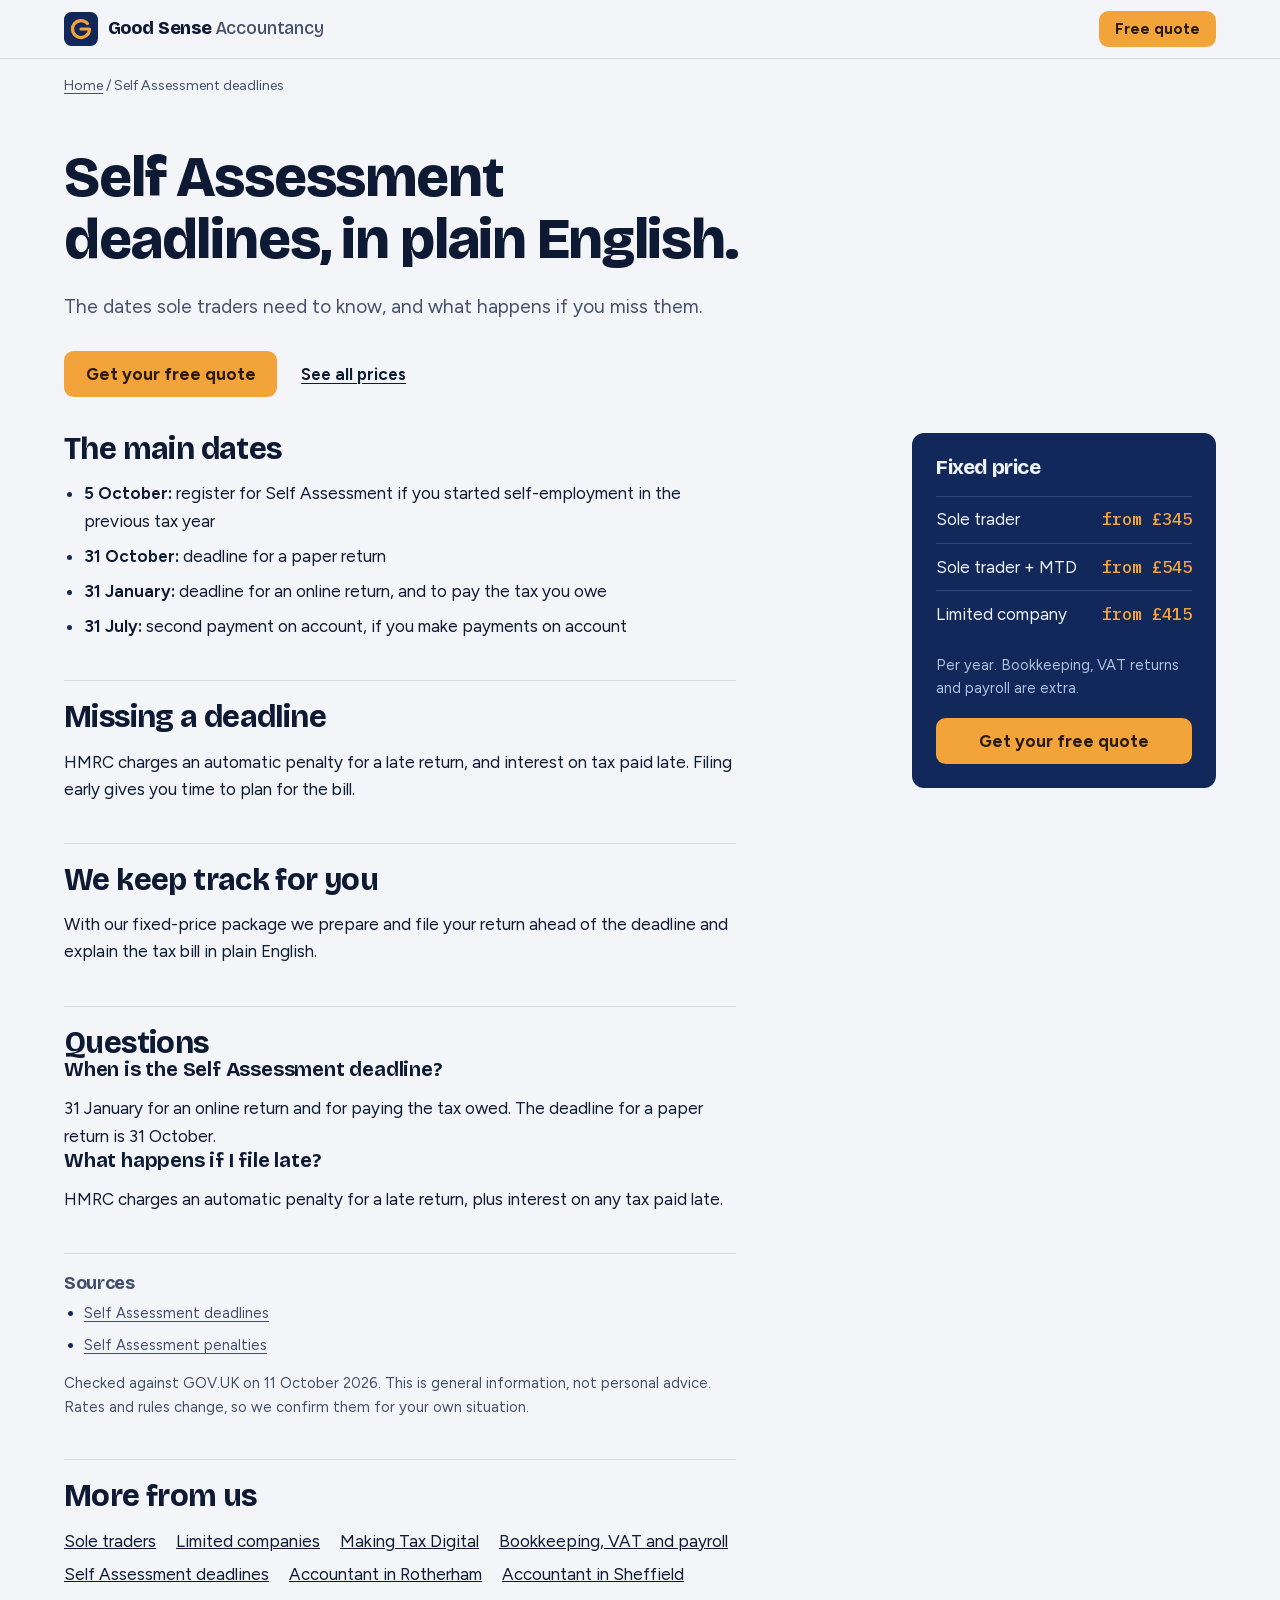
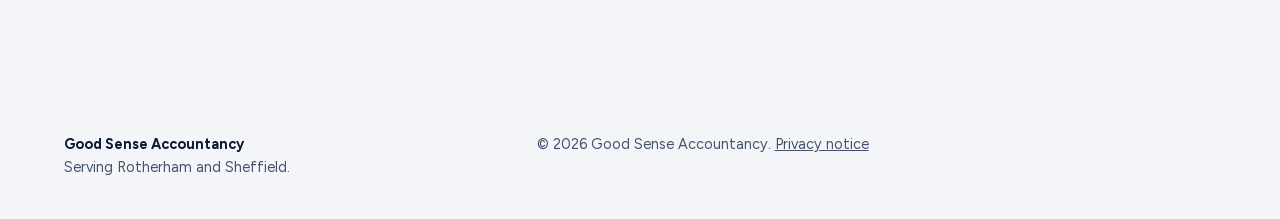
<file: self-assessment-deadlines.html>
<!doctype html>
<html lang="en-GB">
<head>
<meta charset="utf-8">
<meta name="viewport" content="width=device-width, initial-scale=1">
<title>Self Assessment Deadlines and Payment Dates | Good Sense</title>
<meta name="description" content="Key Self Assessment deadlines for sole traders: 31 January filing and payment, 31 July payment on account. Plain English from a Rotherham accountant.">
<link rel="canonical" href="https://makesgoodsense.co.uk/self-assessment-deadlines.html">
<meta property="og:type" content="website">
<meta property="og:locale" content="en_GB">
<meta property="og:site_name" content="Good Sense Accountancy">
<meta property="og:title" content="Self Assessment Deadlines and Payment Dates | Good Sense">
<meta property="og:description" content="Key Self Assessment deadlines for sole traders: 31 January filing and payment, 31 July payment on account. Plain English from a Rotherham accountant.">
<meta property="og:url" content="https://makesgoodsense.co.uk/self-assessment-deadlines.html">
<meta property="og:image" content="https://makesgoodsense.co.uk/og.png">
<meta property="og:image:width" content="1200">
<meta property="og:image:height" content="630">
<meta property="og:image:alt" content="Good Sense Accountancy, fixed-price accountants in Rotherham and Sheffield">
<meta name="twitter:card" content="summary_large_image">
<meta name="twitter:title" content="Self Assessment Deadlines and Payment Dates | Good Sense">
<meta name="twitter:description" content="Key Self Assessment deadlines for sole traders: 31 January filing and payment, 31 July payment on account. Plain English from a Rotherham accountant.">
<meta name="twitter:image" content="https://makesgoodsense.co.uk/og.png">
<link rel="icon" href="data:image/svg+xml,%3Csvg xmlns='http://www.w3.org/2000/svg' viewBox='0 0 32 32'%3E%3Crect width='32' height='32' rx='7' fill='%2312285A'/%3E%3Cpath d='M22.1 10.9A8 8 0 1 0 24 16H16' fill='none' stroke='%23F2A33A' stroke-width='3' stroke-linecap='round' stroke-linejoin='round'/%3E%3C/svg%3E">
<script type="application/ld+json">
{"@context": "https://schema.org", "@type": "BreadcrumbList", "itemListElement": [{"@type": "ListItem", "position": 1, "name": "Home", "item": "https://makesgoodsense.co.uk/"}, {"@type": "ListItem", "position": 2, "name": "Self Assessment deadlines", "item": "https://makesgoodsense.co.uk/self-assessment-deadlines.html"}]}
</script>
<script type="application/ld+json">
{"@context": "https://schema.org", "@type": "Service", "name": "Self Assessment deadlines", "serviceType": "Accounting and tax services", "description": "Key Self Assessment deadlines for sole traders: 31 January filing and payment, 31 July payment on account. Plain English from a Rotherham accountant.", "url": "https://makesgoodsense.co.uk/self-assessment-deadlines.html", "provider": {"@id": "https://makesgoodsense.co.uk/#business"}, "areaServed": [{"@type": "City", "name": "Rotherham"}, {"@type": "City", "name": "Sheffield"}]}
</script>
<script type="application/ld+json">
{"@context": "https://schema.org", "@type": "FAQPage", "mainEntity": [{"@type": "Question", "name": "When is the Self Assessment deadline?", "acceptedAnswer": {"@type": "Answer", "text": "31 January for an online return and for paying the tax owed. The deadline for a paper return is 31 October."}}, {"@type": "Question", "name": "What happens if I file late?", "acceptedAnswer": {"@type": "Answer", "text": "HMRC charges an automatic penalty for a late return, plus interest on any tax paid late."}}]}
</script>
<link rel="preload" href="fonts/bricolage-grotesque.woff" as="font" type="font/woff" crossorigin>
<link rel="preload" href="fonts/figtree.woff" as="font" type="font/woff" crossorigin>
<link rel="stylesheet" href="styles.css">
</head>
<body>
<header class="site-head">
  <div class="wrap site-head__in">
    <a class="brand" href="index.html" aria-label="Good Sense Accountancy, home">
      <svg width="34" height="34" viewBox="0 0 32 32" aria-hidden="true"><rect class="logo-bg" width="32" height="32" rx="7"/><path class="logo-g" d="M22.1 10.9A8 8 0 1 0 24 16H16"/></svg>
      <b>Good Sense <span>Accountancy</span></b>
    </a>
    <a class="btn btn--sm" href="index.html#quote">Free quote</a>
  </div>
</header>
<main id="top">
  <nav class="wrap crumbs" aria-label="Breadcrumb"><a href="index.html">Home</a> / Self Assessment deadlines</nav>
  <section class="wrap tp-hero">
    <h1>Self Assessment deadlines, in plain English.</h1>
    <p class="lede">The dates sole traders need to know, and what happens if you miss them.</p>
    <div class="cta-row"><a class="btn" href="index.html#quote">Get your free quote</a><a class="btn-link" href="index.html#prices">See all prices</a></div>
  </section>
  <div class="wrap tp-body">
    <article class="article">
<h2>The main dates</h2><ul><li><strong>5 October:</strong> register for Self Assessment if you started self-employment in the previous tax year</li><li><strong>31 October:</strong> deadline for a paper return</li><li><strong>31 January:</strong> deadline for an online return, and to pay the tax you owe</li><li><strong>31 July:</strong> second payment on account, if you make payments on account</li></ul><h2>Missing a deadline</h2><p>HMRC charges an automatic penalty for a late return, and interest on tax paid late. Filing early gives you time to plan for the bill.</p><h2>We keep track for you</h2><p>With our fixed-price package we prepare and file your return ahead of the deadline and explain the tax bill in plain English.</p><h2>Questions</h2><h3>When is the Self Assessment deadline?</h3><p>31 January for an online return and for paying the tax owed. The deadline for a paper return is 31 October.</p><h3>What happens if I file late?</h3><p>HMRC charges an automatic penalty for a late return, plus interest on any tax paid late.</p><div class="sources"><h2>Sources</h2><ul><li><a href="https://www.gov.uk/self-assessment-tax-returns/deadlines" rel="noopener">Self Assessment deadlines</a></li><li><a href="https://www.gov.uk/self-assessment-tax-returns/penalties" rel="noopener">Self Assessment penalties</a></li></ul><p>Checked against GOV.UK on 11 October 2026. This is general information, not personal advice. Rates and rules change, so we confirm them for your own situation.</p></div>
      <div class="more"><h2>More from us</h2><ul><li><a href="sole-trader-accountant.html">Sole traders</a></li><li><a href="limited-company-accountant.html">Limited companies</a></li><li><a href="making-tax-digital-accountant.html">Making Tax Digital</a></li><li><a href="bookkeeping-vat-payroll.html">Bookkeeping, VAT and payroll</a></li><li><a href="self-assessment-deadlines.html">Self Assessment deadlines</a></li><li><a href="accountant-rotherham.html">Accountant in Rotherham</a></li><li><a href="accountant-sheffield.html">Accountant in Sheffield</a></li></ul></div>
    </article>
    <aside class="aside" aria-label="Price">
      <div class="pricebox">
        <h2>Fixed price</h2>
        <ul><li><span>Sole trader</span><b>from £345</b></li><li><span>Sole trader + MTD</span><b>from £545</b></li><li><span>Limited company</span><b>from £415</b></li></ul><p>Per year. Bookkeeping, VAT returns and payroll are extra.</p>
        <a class="btn" href="index.html#quote">Get your free quote</a>
      </div>
    </aside>
  </div>
</main>
<footer class="foot">
  <div class="wrap foot__in">
    <p><strong>Good Sense Accountancy</strong><br>Serving Rotherham and Sheffield.</p>
    <p>&copy; 2026 Good Sense Accountancy. <a href="privacy.html">Privacy notice</a></p>
  </div>
</footer>
</body>
</html>
</file>
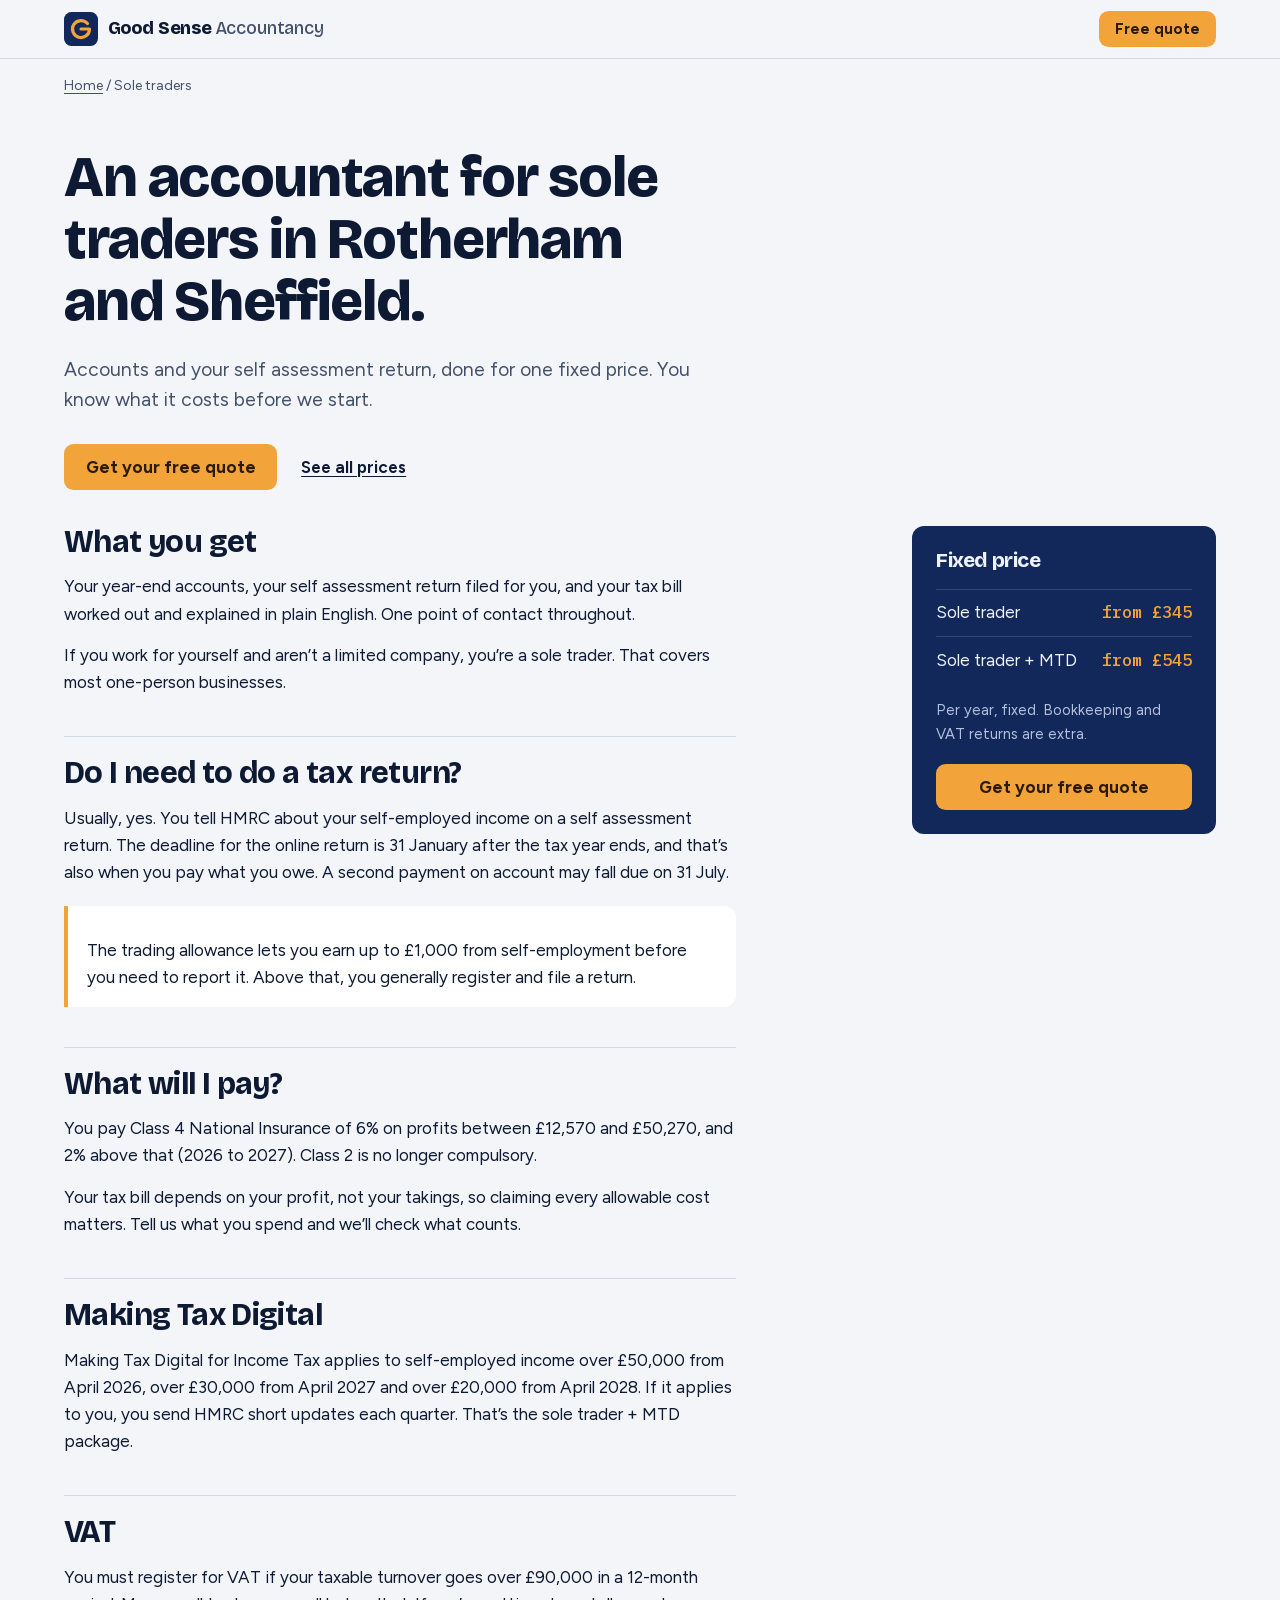
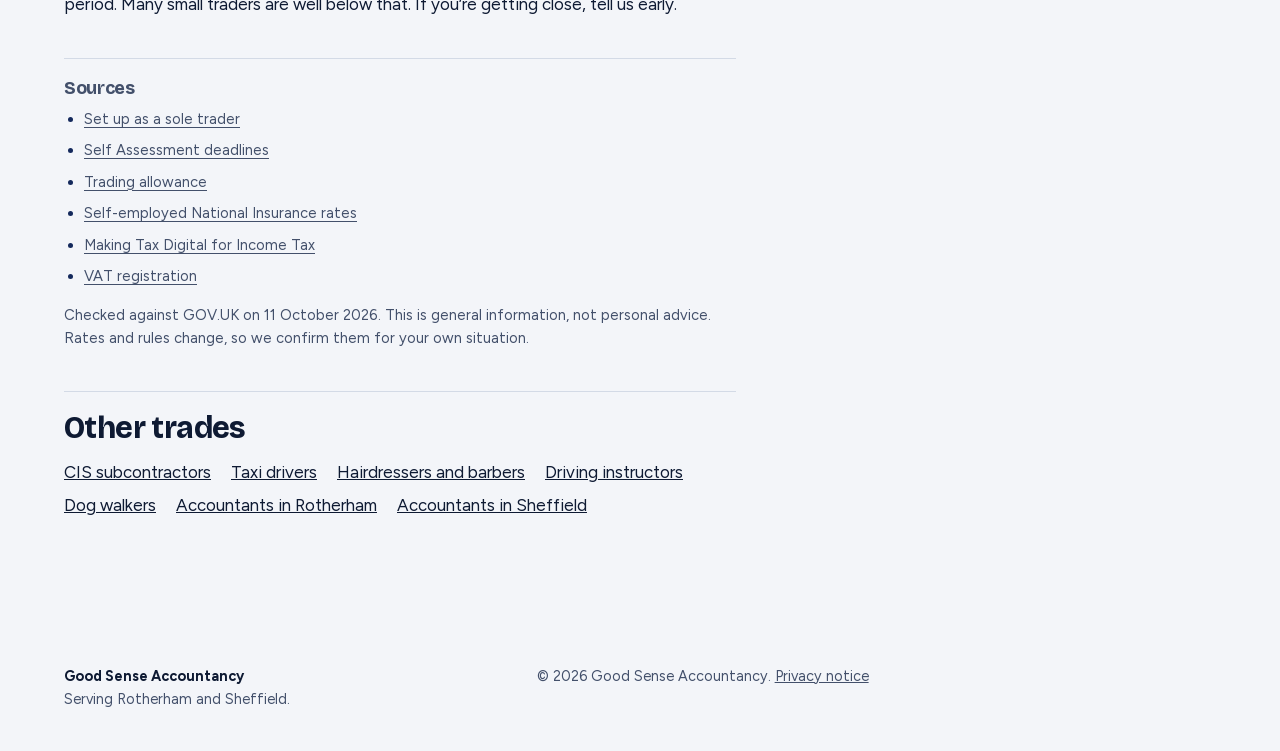
<file: sole-trader-accountant.html>
<!doctype html>
<html lang="en-GB">
<head>
<meta charset="utf-8">
<meta name="viewport" content="width=device-width, initial-scale=1">
<title>Accountant for Sole Traders in Rotherham and Sheffield | Good Sense</title>
<meta name="description" content="Fixed-price accounts and self assessment for sole traders in Rotherham and Sheffield. From £345 a year, agreed before we start. Free 15-minute chat.">
<link rel="canonical" href="https://makesgoodsense.co.uk/sole-trader-accountant.html">
<meta property="og:type" content="website">
<meta property="og:locale" content="en_GB">
<meta property="og:site_name" content="Good Sense Accountancy">
<meta property="og:title" content="Accountant for Sole Traders in Rotherham and Sheffield | Good Sense">
<meta property="og:description" content="Fixed-price accounts and self assessment for sole traders in Rotherham and Sheffield. From £345 a year, agreed before we start. Free 15-minute chat.">
<meta property="og:url" content="https://makesgoodsense.co.uk/sole-trader-accountant.html">
<meta property="og:image" content="https://makesgoodsense.co.uk/og.png">
<meta property="og:image:width" content="1200">
<meta property="og:image:height" content="630">
<meta property="og:image:alt" content="Good Sense Accountancy, fixed-price accountants in Rotherham and Sheffield">
<meta name="twitter:card" content="summary_large_image">
<meta name="twitter:title" content="Accountant for Sole Traders in Rotherham and Sheffield | Good Sense">
<meta name="twitter:description" content="Fixed-price accounts and self assessment for sole traders in Rotherham and Sheffield. From £345 a year, agreed before we start. Free 15-minute chat.">
<meta name="twitter:image" content="https://makesgoodsense.co.uk/og.png">
<link rel="icon" href="data:image/svg+xml,%3Csvg xmlns='http://www.w3.org/2000/svg' viewBox='0 0 32 32'%3E%3Crect width='32' height='32' rx='7' fill='%2312285A'/%3E%3Cpath d='M22.1 10.9A8 8 0 1 0 24 16H16' fill='none' stroke='%23F2A33A' stroke-width='3' stroke-linecap='round' stroke-linejoin='round'/%3E%3C/svg%3E">
<script type="application/ld+json">
{"@context": "https://schema.org", "@type": "BreadcrumbList", "itemListElement": [{"@type": "ListItem", "position": 1, "name": "Home", "item": "https://makesgoodsense.co.uk/"}, {"@type": "ListItem", "position": 2, "name": "Sole traders", "item": "https://makesgoodsense.co.uk/sole-trader-accountant.html"}]}
</script>
<script type="application/ld+json">
{"@context": "https://schema.org", "@type": "Service", "name": "Accountant for Sole Traders in Rotherham and Sheffield", "serviceType": "Accounting and tax return services", "description": "Fixed-price accounts and self assessment for sole traders in Rotherham and Sheffield. From £345 a year, agreed before we start. Free 15-minute chat.", "url": "https://makesgoodsense.co.uk/sole-trader-accountant.html", "provider": {"@id": "https://makesgoodsense.co.uk/#business"}, "areaServed": [{"@type": "City", "name": "Rotherham"}, {"@type": "City", "name": "Sheffield"}], "audience": {"@type": "Audience", "audienceType": "Sole traders"}, "offers": {"@type": "Offer", "priceSpecification": {"@type": "UnitPriceSpecification", "minPrice": "345", "priceCurrency": "GBP", "unitText": "YEAR"}}}
</script>
<link rel="preload" href="fonts/bricolage-grotesque.woff" as="font" type="font/woff" crossorigin>
<link rel="preload" href="fonts/figtree.woff" as="font" type="font/woff" crossorigin>
<link rel="stylesheet" href="styles.css">
</head>
<body>
<header class="site-head">
  <div class="wrap site-head__in">
    <a class="brand" href="index.html" aria-label="Good Sense Accountancy, home">
      <svg width="34" height="34" viewBox="0 0 32 32" aria-hidden="true"><rect class="logo-bg" width="32" height="32" rx="7"/><path class="logo-g" d="M22.1 10.9A8 8 0 1 0 24 16H16"/></svg>
      <b>Good Sense <span>Accountancy</span></b>
    </a>
    <a class="btn btn--sm" href="index.html#quote">Free quote</a>
  </div>
</header>
<main id="top">
  <nav class="wrap crumbs" aria-label="Breadcrumb"><a href="index.html">Home</a> / Sole traders</nav>
  <section class="wrap tp-hero">
    <h1>An accountant for sole traders in Rotherham and Sheffield.</h1>
    <p class="lede">Accounts and your self assessment return, done for one fixed price. You know what it costs before we start.</p>
    <div class="cta-row"><a class="btn" href="index.html#quote">Get your free quote</a><a class="btn-link" href="index.html#prices">See all prices</a></div>
  </section>
  <div class="wrap tp-body">
    <article class="article">
<h2>What you get</h2><p>Your year-end accounts, your self assessment return filed for you, and your tax bill worked out and explained in plain English. One point of contact throughout.</p><p>If you work for yourself and aren’t a limited company, you’re a sole trader. That covers most one-person businesses.</p><h2>Do I need to do a tax return?</h2><p>Usually, yes. You tell HMRC about your self-employed income on a self assessment return. The deadline for the online return is 31 January after the tax year ends, and that’s also when you pay what you owe. A second payment on account may fall due on 31 July.</p><div class="callout"><p>The trading allowance lets you earn up to £1,000 from self-employment before you need to report it. Above that, you generally register and file a return.</p></div><h2>What will I pay?</h2><p>You pay Class 4 National Insurance of 6% on profits between £12,570 and £50,270, and 2% above that (2026 to 2027). Class 2 is no longer compulsory.</p><p>Your tax bill depends on your profit, not your takings, so claiming every allowable cost matters. Tell us what you spend and we’ll check what counts.</p><h2>Making Tax Digital</h2><p>Making Tax Digital for Income Tax applies to self-employed income over £50,000 from April 2026, over £30,000 from April 2027 and over £20,000 from April 2028. If it applies to you, you send HMRC short updates each quarter. That’s the sole trader + MTD package.</p><h2>VAT</h2><p>You must register for VAT if your taxable turnover goes over £90,000 in a 12-month period. Many small traders are well below that. If you’re getting close, tell us early.</p>
      <div class="sources"><h2>Sources</h2><ul><li><a href="https://www.gov.uk/set-up-sole-trader" rel="noopener">Set up as a sole trader</a></li><li><a href="https://www.gov.uk/self-assessment-tax-returns/deadlines" rel="noopener">Self Assessment deadlines</a></li><li><a href="https://www.gov.uk/guidance/tax-free-allowances-on-property-and-trading-income" rel="noopener">Trading allowance</a></li><li><a href="https://www.gov.uk/self-employed-national-insurance-rates" rel="noopener">Self-employed National Insurance rates</a></li><li><a href="https://www.gov.uk/guidance/using-making-tax-digital-for-income-tax" rel="noopener">Making Tax Digital for Income Tax</a></li><li><a href="https://www.gov.uk/vat-registration" rel="noopener">VAT registration</a></li></ul><p>Checked against GOV.UK on 11 October 2026. This is general information, not personal advice. Rates and rules change, so we confirm them for your own situation.</p></div>
      <div class="more"><h2>Other trades</h2><ul><li><a href="cis-accountant.html">CIS subcontractors</a></li><li><a href="taxi-driver-accountant.html">Taxi drivers</a></li><li><a href="hairdresser-barber-accountant.html">Hairdressers and barbers</a></li><li><a href="driving-instructor-accountant.html">Driving instructors</a></li><li><a href="dog-walker-accountant.html">Dog walkers</a></li><li><a href="accountant-rotherham.html">Accountants in Rotherham</a></li><li><a href="accountant-sheffield.html">Accountants in Sheffield</a></li></ul></div>
    </article>
    <aside class="aside" aria-label="Price">
      <div class="pricebox">
        <h2>Fixed price</h2>
        <ul><li><span>Sole trader</span><b>from £345</b></li><li><span>Sole trader + MTD</span><b>from £545</b></li></ul>
        <p>Per year, fixed. Bookkeeping and VAT returns are extra.</p>
        <a class="btn" href="index.html#quote">Get your free quote</a>
      </div>
    </aside>
  </div>
</main>
<footer class="foot">
  <div class="wrap foot__in">
    <p><strong>Good Sense Accountancy</strong><br>Serving Rotherham and Sheffield.</p>
    <p>&copy; 2026 Good Sense Accountancy. <a href="privacy.html">Privacy notice</a></p>
  </div>
</footer>
</body>
</html>
</file>
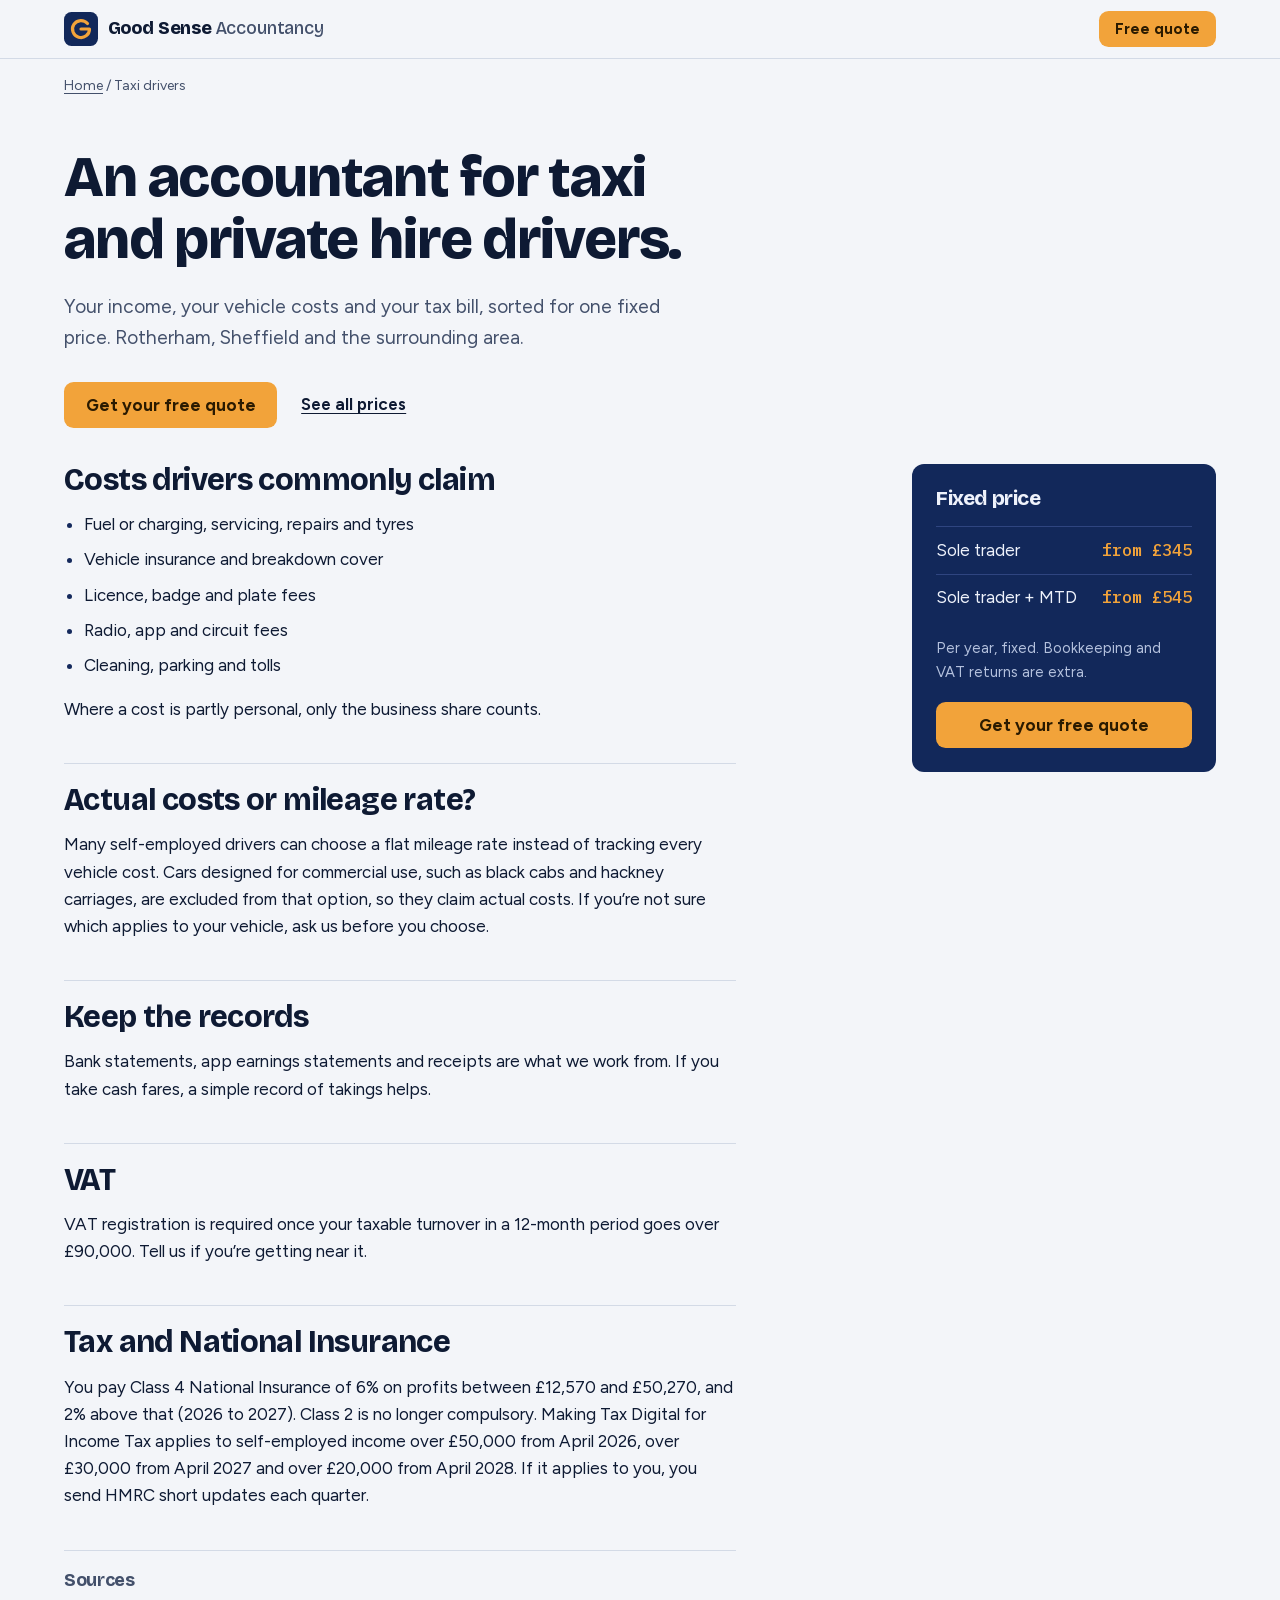
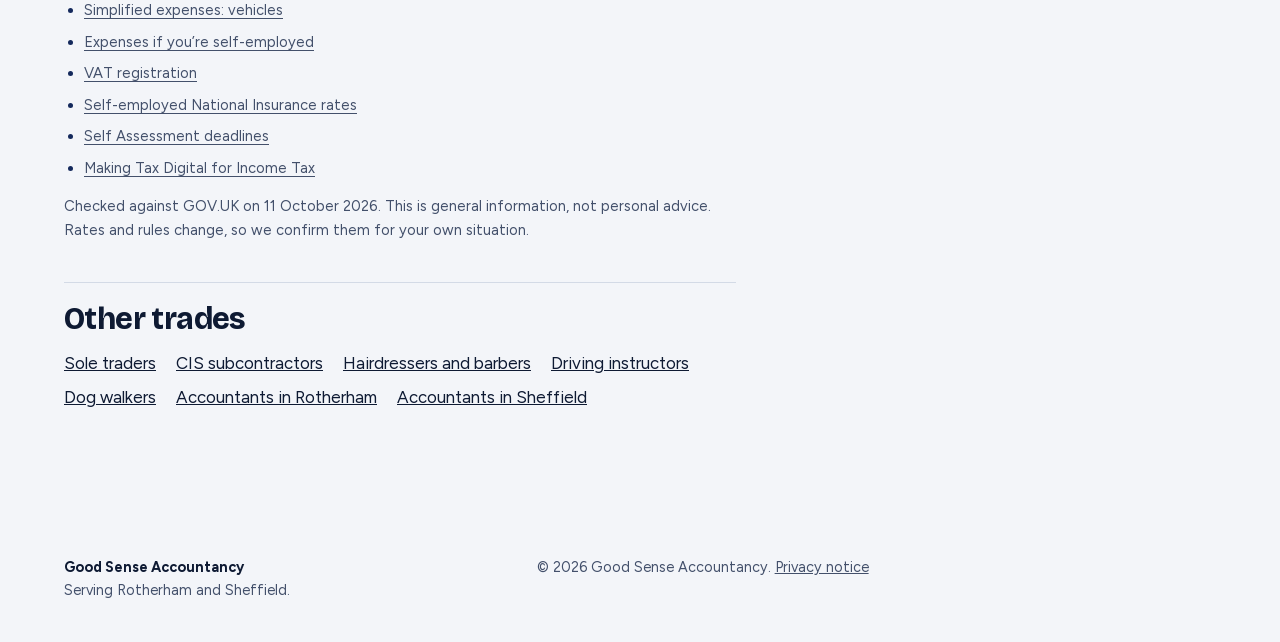
<file: taxi-driver-accountant.html>
<!doctype html>
<html lang="en-GB">
<head>
<meta charset="utf-8">
<meta name="viewport" content="width=device-width, initial-scale=1">
<title>Accountant for Taxi and Private Hire Drivers | Good Sense</title>
<meta name="description" content="Accounts and self assessment for taxi and private hire drivers in Rotherham and Sheffield. From £345 a year. Free 15-minute chat.">
<link rel="canonical" href="https://makesgoodsense.co.uk/taxi-driver-accountant.html">
<meta property="og:type" content="website">
<meta property="og:locale" content="en_GB">
<meta property="og:site_name" content="Good Sense Accountancy">
<meta property="og:title" content="Accountant for Taxi and Private Hire Drivers | Good Sense">
<meta property="og:description" content="Accounts and self assessment for taxi and private hire drivers in Rotherham and Sheffield. From £345 a year. Free 15-minute chat.">
<meta property="og:url" content="https://makesgoodsense.co.uk/taxi-driver-accountant.html">
<meta property="og:image" content="https://makesgoodsense.co.uk/og.png">
<meta property="og:image:width" content="1200">
<meta property="og:image:height" content="630">
<meta property="og:image:alt" content="Good Sense Accountancy, fixed-price accountants in Rotherham and Sheffield">
<meta name="twitter:card" content="summary_large_image">
<meta name="twitter:title" content="Accountant for Taxi and Private Hire Drivers | Good Sense">
<meta name="twitter:description" content="Accounts and self assessment for taxi and private hire drivers in Rotherham and Sheffield. From £345 a year. Free 15-minute chat.">
<meta name="twitter:image" content="https://makesgoodsense.co.uk/og.png">
<link rel="icon" href="data:image/svg+xml,%3Csvg xmlns='http://www.w3.org/2000/svg' viewBox='0 0 32 32'%3E%3Crect width='32' height='32' rx='7' fill='%2312285A'/%3E%3Cpath d='M22.1 10.9A8 8 0 1 0 24 16H16' fill='none' stroke='%23F2A33A' stroke-width='3' stroke-linecap='round' stroke-linejoin='round'/%3E%3C/svg%3E">
<script type="application/ld+json">
{"@context": "https://schema.org", "@type": "BreadcrumbList", "itemListElement": [{"@type": "ListItem", "position": 1, "name": "Home", "item": "https://makesgoodsense.co.uk/"}, {"@type": "ListItem", "position": 2, "name": "Taxi drivers", "item": "https://makesgoodsense.co.uk/taxi-driver-accountant.html"}]}
</script>
<script type="application/ld+json">
{"@context": "https://schema.org", "@type": "Service", "name": "Accountant for Taxi and Private Hire Drivers", "serviceType": "Accounting and tax return services", "description": "Accounts and self assessment for taxi and private hire drivers in Rotherham and Sheffield. From £345 a year. Free 15-minute chat.", "url": "https://makesgoodsense.co.uk/taxi-driver-accountant.html", "provider": {"@id": "https://makesgoodsense.co.uk/#business"}, "areaServed": [{"@type": "City", "name": "Rotherham"}, {"@type": "City", "name": "Sheffield"}], "audience": {"@type": "Audience", "audienceType": "Taxi and private hire drivers"}, "offers": {"@type": "Offer", "priceSpecification": {"@type": "UnitPriceSpecification", "minPrice": "345", "priceCurrency": "GBP", "unitText": "YEAR"}}}
</script>
<link rel="preload" href="fonts/bricolage-grotesque.woff" as="font" type="font/woff" crossorigin>
<link rel="preload" href="fonts/figtree.woff" as="font" type="font/woff" crossorigin>
<link rel="stylesheet" href="styles.css">
</head>
<body>
<header class="site-head">
  <div class="wrap site-head__in">
    <a class="brand" href="index.html" aria-label="Good Sense Accountancy, home">
      <svg width="34" height="34" viewBox="0 0 32 32" aria-hidden="true"><rect class="logo-bg" width="32" height="32" rx="7"/><path class="logo-g" d="M22.1 10.9A8 8 0 1 0 24 16H16"/></svg>
      <b>Good Sense <span>Accountancy</span></b>
    </a>
    <a class="btn btn--sm" href="index.html#quote">Free quote</a>
  </div>
</header>
<main id="top">
  <nav class="wrap crumbs" aria-label="Breadcrumb"><a href="index.html">Home</a> / Taxi drivers</nav>
  <section class="wrap tp-hero">
    <h1>An accountant for taxi and private hire drivers.</h1>
    <p class="lede">Your income, your vehicle costs and your tax bill, sorted for one fixed price. Rotherham, Sheffield and the surrounding area.</p>
    <div class="cta-row"><a class="btn" href="index.html#quote">Get your free quote</a><a class="btn-link" href="index.html#prices">See all prices</a></div>
  </section>
  <div class="wrap tp-body">
    <article class="article">
<h2>Costs drivers commonly claim</h2><ul><li>Fuel or charging, servicing, repairs and tyres</li><li>Vehicle insurance and breakdown cover</li><li>Licence, badge and plate fees</li><li>Radio, app and circuit fees</li><li>Cleaning, parking and tolls</li></ul><p>Where a cost is partly personal, only the business share counts.</p><h2>Actual costs or mileage rate?</h2><p>Many self-employed drivers can choose a flat mileage rate instead of tracking every vehicle cost. Cars designed for commercial use, such as black cabs and hackney carriages, are excluded from that option, so they claim actual costs. If you’re not sure which applies to your vehicle, ask us before you choose.</p><h2>Keep the records</h2><p>Bank statements, app earnings statements and receipts are what we work from. If you take cash fares, a simple record of takings helps.</p><h2>VAT</h2><p>VAT registration is required once your taxable turnover in a 12-month period goes over £90,000. Tell us if you’re getting near it.</p><h2>Tax and National Insurance</h2><p>You pay Class 4 National Insurance of 6% on profits between £12,570 and £50,270, and 2% above that (2026 to 2027). Class 2 is no longer compulsory. Making Tax Digital for Income Tax applies to self-employed income over £50,000 from April 2026, over £30,000 from April 2027 and over £20,000 from April 2028. If it applies to you, you send HMRC short updates each quarter.</p>
      <div class="sources"><h2>Sources</h2><ul><li><a href="https://www.gov.uk/simpler-income-tax-simplified-expenses/vehicles" rel="noopener">Simplified expenses: vehicles</a></li><li><a href="https://www.gov.uk/expenses-if-youre-self-employed" rel="noopener">Expenses if you’re self-employed</a></li><li><a href="https://www.gov.uk/vat-registration" rel="noopener">VAT registration</a></li><li><a href="https://www.gov.uk/self-employed-national-insurance-rates" rel="noopener">Self-employed National Insurance rates</a></li><li><a href="https://www.gov.uk/self-assessment-tax-returns/deadlines" rel="noopener">Self Assessment deadlines</a></li><li><a href="https://www.gov.uk/guidance/using-making-tax-digital-for-income-tax" rel="noopener">Making Tax Digital for Income Tax</a></li></ul><p>Checked against GOV.UK on 11 October 2026. This is general information, not personal advice. Rates and rules change, so we confirm them for your own situation.</p></div>
      <div class="more"><h2>Other trades</h2><ul><li><a href="sole-trader-accountant.html">Sole traders</a></li><li><a href="cis-accountant.html">CIS subcontractors</a></li><li><a href="hairdresser-barber-accountant.html">Hairdressers and barbers</a></li><li><a href="driving-instructor-accountant.html">Driving instructors</a></li><li><a href="dog-walker-accountant.html">Dog walkers</a></li><li><a href="accountant-rotherham.html">Accountants in Rotherham</a></li><li><a href="accountant-sheffield.html">Accountants in Sheffield</a></li></ul></div>
    </article>
    <aside class="aside" aria-label="Price">
      <div class="pricebox">
        <h2>Fixed price</h2>
        <ul><li><span>Sole trader</span><b>from £345</b></li><li><span>Sole trader + MTD</span><b>from £545</b></li></ul>
        <p>Per year, fixed. Bookkeeping and VAT returns are extra.</p>
        <a class="btn" href="index.html#quote">Get your free quote</a>
      </div>
    </aside>
  </div>
</main>
<footer class="foot">
  <div class="wrap foot__in">
    <p><strong>Good Sense Accountancy</strong><br>Serving Rotherham and Sheffield.</p>
    <p>&copy; 2026 Good Sense Accountancy. <a href="privacy.html">Privacy notice</a></p>
  </div>
</footer>
</body>
</html>
</file>
<file: styles.css>
@font-face{font-family:"Bricolage Grotesque";src:url(fonts/bricolage-grotesque.woff) format("woff");font-weight:200 800;font-style:normal;font-display:swap}
@font-face{font-family:"Figtree";src:url(fonts/figtree.woff) format("woff");font-weight:300 900;font-style:normal;font-display:swap}
@font-face{font-family:"IBM Plex Mono";src:url(fonts/ibm-plex-mono-400.woff) format("woff");font-weight:400;font-style:normal;font-display:swap}
@font-face{font-family:"IBM Plex Mono";src:url(fonts/ibm-plex-mono-500.woff) format("woff");font-weight:500;font-style:normal;font-display:swap}
/* Layout: left-aligned landing page. Hero copy sits beside a printed-style quote receipt (the one bold object).
   Ruled ledger rows for add-ons and trades. Navy bands for prices and contact. */
:root{
  color-scheme:light;
  --bg:#F3F5F9;
  --surface:#FFFFFF;
  --ink:#0E1A33;
  --ink-soft:#43506B;
  --accent-text:#14295C;
  --line:#D3DAE6;
  --band:#12285A;
  --band-ink:#EEF2FB;
  --band-soft:#B4C1DD;
  --band-line:#2F4580;
  --amber:#F2A33A;
  --amber-hover:#F7B455;
  --amber-ink:#2A1A00;
  --paper:#FFFEF9;
  --paper-ink:#1B2236;
  --paper-soft:#5B6579;
  --paper-line:#CDC9BB;
  --focus:#1D58F0;
  --f-display:"Bricolage Grotesque","Avenir Next","Segoe UI",system-ui,sans-serif;
  --f-body:"Figtree",system-ui,-apple-system,"Segoe UI",Roboto,sans-serif;
  --f-mono:"IBM Plex Mono",ui-monospace,Menlo,Consolas,monospace;
  --radius:.75rem;
  --sec:clamp(3.5rem,8vw,6rem);
}
@media (prefers-color-scheme:dark){
  :root:not([data-theme="light"]){
    --bg:#0A1226;--surface:#111B36;--ink:#EAF0FB;--ink-soft:#A9B6D0;--accent-text:#A9C0FF;
    --line:#26365C;--band:#15306E;--band-line:#34509A;--focus:#9DB8FF;color-scheme:dark;
  }
}
:root[data-theme="dark"]{
  --bg:#0A1226;--surface:#111B36;--ink:#EAF0FB;--ink-soft:#A9B6D0;--accent-text:#A9C0FF;
  --line:#26365C;--band:#15306E;--band-line:#34509A;--focus:#9DB8FF;color-scheme:dark;
}

*,*::before,*::after{box-sizing:border-box}
html{scroll-behavior:smooth}
body{margin:0;background:var(--bg);color:var(--ink);font-family:var(--f-body);font-size:1.0625rem;line-height:1.6;-webkit-text-size-adjust:100%}
h1,h2,h3{font-family:var(--f-display);line-height:1.08;letter-spacing:-.02em;text-wrap:balance;margin:0}
h1{font-size:clamp(2.5rem,6.2vw,4.5rem);font-weight:800}
h2{font-size:clamp(1.9rem,4.2vw,3rem);font-weight:750}
h3{font-size:1.25rem;font-weight:700;letter-spacing:-.01em}
p{margin:0}
a{color:inherit}
:focus-visible{outline:3px solid var(--focus);outline-offset:3px;border-radius:4px}
section[id]{scroll-margin-top:4.5rem}
.wrap{width:min(100% - 2rem,72rem);margin-inline:auto}
.sec{padding-block:var(--sec)}
.sec--tight{padding-top:0}
.sec__head{max-width:40rem;margin-bottom:2.5rem}
.sec__head p{color:var(--ink-soft);margin-top:1rem;font-size:1.1rem}

/* Header */
.site-head{position:sticky;top:env(safe-area-inset-top,0px);z-index:10;background:var(--bg);border-bottom:1px solid var(--line)}
.site-head__in{display:flex;align-items:center;justify-content:space-between;gap:1rem;padding-block:.7rem}
.brand{display:flex;align-items:center;gap:.6rem;text-decoration:none;font-family:var(--f-display);font-size:1.12rem;letter-spacing:-.01em;min-width:0}
.brand b{font-weight:800;line-height:1.1}
.brand b span{font-weight:500;color:var(--ink-soft)}
.logo-bg{fill:var(--band)}
.logo-g{fill:none;stroke:var(--amber);stroke-width:3;stroke-linecap:round;stroke-linejoin:round}
.nav{display:none;gap:1.6rem;font-weight:600;font-size:.95rem}
.nav a{text-decoration:none;color:var(--ink-soft)}
.nav a:hover{color:var(--ink)}
@media(min-width:860px){.nav{display:flex}}

/* Buttons */
.btn{display:inline-flex;align-items:center;justify-content:center;gap:.5rem;padding:.8rem 1.35rem;border:0;border-radius:.6rem;background:var(--amber);color:var(--amber-ink);font:inherit;font-weight:700;line-height:1.2;text-decoration:none;cursor:pointer;transition:background .15s}
.btn:hover{background:var(--amber-hover)}
.btn--sm{padding:.55rem 1rem;font-size:.95rem;flex:none}
.btn-link{font-weight:650;text-underline-offset:.2em}

/* Hero */
.hero{display:grid;grid-template-columns:minmax(0,1fr);gap:2.75rem;align-items:center;padding-block:clamp(2.5rem,6vw,4.5rem) clamp(2.25rem,5vw,3.5rem)}
@media(min-width:900px){.hero{grid-template-columns:minmax(0,1.2fr) minmax(0,.8fr);gap:4rem}}
.eyebrow{font-family:var(--f-mono);font-size:.78rem;font-weight:500;letter-spacing:.08em;text-transform:uppercase;color:var(--accent-text);margin-bottom:1.1rem}
.hero h1 .hl{text-decoration:underline;text-decoration-color:var(--amber);text-decoration-thickness:.12em;text-underline-offset:.1em;text-decoration-skip-ink:none}
.hero h1 .sub{display:block;margin-top:.4em;font-size:.6em;font-weight:600;letter-spacing:-.01em;line-height:1.2;color:var(--ink-soft)}
.lede{max-width:34rem;margin-top:1.4rem;font-size:1.2rem;color:var(--ink-soft)}
.cta-row{display:flex;flex-wrap:wrap;align-items:center;gap:.75rem 1.5rem;margin-top:1.75rem}
.proof{list-style:none;margin:1.75rem 0 0;padding:0;display:flex;flex-wrap:wrap;gap:.5rem 1.5rem;font-size:.95rem;font-weight:600}
.proof li::before{content:"";display:inline-block;width:.42rem;height:.78rem;margin-right:.65rem;border:solid var(--accent-text);border-width:0 3px 3px 0;transform:rotate(45deg) translate(-2px,-2px)}

/* Quote receipt */
.receipt-wrap{justify-self:center;width:min(100%,22rem);filter:drop-shadow(0 14px 22px rgba(10,20,50,.22))}
@media(min-width:900px){.receipt-wrap{justify-self:end;transform:rotate(1.8deg)}}
.receipt{padding:1.5rem 1.4rem 2.3rem;background:var(--paper);color:var(--paper-ink);font-family:var(--f-mono);
  -webkit-mask:conic-gradient(from -45deg at bottom,#0000,#000 1deg 89deg,#0000 90deg) 50%/18px 100%;
  mask:conic-gradient(from -45deg at bottom,#0000,#000 1deg 89deg,#0000 90deg) 50%/18px 100%}
.receipt__brand{text-align:center;font-size:.78rem;font-weight:500;letter-spacing:.14em;text-transform:uppercase}
.receipt__kind{margin-top:.25rem;padding-bottom:1rem;border-bottom:1px dashed var(--paper-line);text-align:center;font-size:.8rem;color:var(--paper-soft)}
.receipt__lines{list-style:none;margin:0;padding:0}
.receipt__lines li{display:flex;justify-content:space-between;align-items:baseline;gap:1rem;padding:.65rem 0;border-bottom:1px dashed var(--paper-line);font-size:.88rem;line-height:1.35}
.tick{flex:none;width:.45rem;height:.85rem;margin-right:.25rem;border:solid var(--paper-ink);border-width:0 2px 2px 0;transform:rotate(45deg) translateY(-2px)}
.receipt__total{display:flex;align-items:flex-end;justify-content:space-between;gap:1rem;padding-top:1.1rem}
.receipt__total span{max-width:7rem;font-size:.78rem;letter-spacing:.06em;text-transform:uppercase;line-height:1.3}
.receipt__total strong{padding:.05em .18em;border-radius:.15em;background:var(--amber);color:var(--amber-ink);font-family:var(--f-display);font-size:3rem;font-weight:800;line-height:1;letter-spacing:-.03em;font-variant-numeric:tabular-nums}
.receipt__foot{margin-top:1rem;text-align:center;font-size:.78rem;color:var(--paper-soft)}

/* Trade strip */
.trades{border-block:1px solid var(--line);padding-block:1rem}
.trades__in{display:flex;flex-wrap:wrap;align-items:baseline;gap:.4rem 1.25rem}
.trades__label{font-family:var(--f-mono);font-size:.75rem;letter-spacing:.08em;text-transform:uppercase;color:var(--ink-soft)}
.trades ul{list-style:none;margin:0;padding:0;display:flex;flex-wrap:wrap;gap:.2rem 1.5rem;font-weight:600}

/* Benefits */
.benefits{display:grid;grid-template-columns:minmax(0,1fr);gap:2rem 3rem}
@media(min-width:720px){.benefits{grid-template-columns:repeat(2,minmax(0,1fr))}}
.benefit{border-top:2px solid var(--ink);padding-top:1.1rem}
.benefit svg{display:block;width:1.7rem;height:1.7rem;margin-bottom:.8rem;fill:none;stroke:var(--accent-text);stroke-width:1.8;stroke-linecap:round;stroke-linejoin:round}
.benefit p{max-width:30rem;margin-top:.5rem;color:var(--ink-soft)}

/* Steps */
.steps{list-style:none;margin:0;padding:0;display:grid;grid-template-columns:minmax(0,1fr);gap:2rem}
@media(min-width:800px){.steps{grid-template-columns:repeat(3,minmax(0,1fr));gap:3rem}}
.step__n{display:block;margin-bottom:.6rem;font-family:var(--f-display);font-size:3.4rem;font-weight:800;line-height:1;letter-spacing:-.04em;color:var(--accent-text)}
.step p{margin-top:.5rem;color:var(--ink-soft)}

/* Bands */
.band{background:var(--band);color:var(--band-ink)}
.band .sec__head p{color:var(--band-soft)}

/* Plans */
.plans{display:grid;grid-template-columns:minmax(0,1fr);gap:1.25rem}
@media(min-width:700px){.plans{grid-template-columns:repeat(2,minmax(0,1fr))}}
@media(min-width:1100px){.plans{grid-template-columns:repeat(4,minmax(0,1fr))}}
.plan{display:flex;flex-direction:column;gap:1.15rem;padding:1.6rem;border-radius:var(--radius);background:var(--surface);color:var(--ink)}
@media(min-width:700px){.plan__head{min-height:3.7rem}}
@media(min-width:1100px){.plan__head{min-height:6.2rem}}
.plan__name{font-family:var(--f-display);font-size:1.3rem;font-weight:750;letter-spacing:-.01em}
.plan__who{margin-top:.25rem;font-size:.95rem;color:var(--ink-soft)}
.plan__price{display:flex;align-items:flex-end;gap:.5rem;min-height:3rem}
.plan__amt{font-family:var(--f-display);font-size:3rem;font-weight:800;line-height:1;letter-spacing:-.03em;font-variant-numeric:tabular-nums}
.plan__amt--text{font-size:1.5rem;line-height:1.1;letter-spacing:-.02em}
.plan__per{font-family:var(--f-mono);font-size:.8rem;color:var(--ink-soft)}
.plan__list{list-style:none;margin:0;padding:0;display:grid;gap:.6rem;font-size:.98rem}
.plan__list li{display:flex;gap:.8rem}
.plan__list li::before{content:"";flex:none;width:.4rem;height:.75rem;margin:.28rem 0 0 .15rem;border:solid var(--accent-text);border-width:0 2px 2px 0;transform:rotate(45deg)}
.plan .btn{margin-top:auto}
.plan--quote{background:transparent;color:var(--band-ink);border:1.5px solid var(--band-line)}
.plan--quote .plan__who,.plan--quote .plan__per{color:var(--band-soft)}
.plan--quote .plan__list li::before{border-color:var(--amber)}

/* Ledger rows (add-ons, trades) */
.rows{--rule:var(--line);list-style:none;margin:0;padding:0}
.band .rows{--rule:var(--band-line)}
.row{display:grid;grid-template-columns:minmax(0,1fr);gap:.25rem 2rem;padding-block:1.05rem;border-top:1px solid var(--rule)}
.row:last-child{border-bottom:1px solid var(--rule)}
.row__name{font-weight:700}
.row--addon .row__price{font-family:var(--f-mono);font-weight:500;font-variant-numeric:tabular-nums;color:var(--amber)}
.row--addon .row__note{font-size:.95rem;color:var(--band-soft)}
.row--trade .row__name{font-family:var(--f-display);font-size:1.2rem;font-weight:700;letter-spacing:-.01em}
.row--trade .row__note{color:var(--ink-soft)}
@media(min-width:760px){
  .row--addon{grid-template-columns:minmax(0,1.1fr) minmax(0,.8fr) minmax(0,1.3fr);align-items:baseline}
  .row--trade{grid-template-columns:minmax(0,14rem) minmax(0,1fr);align-items:baseline}
}
.addons{margin-top:3.25rem}
.addons h3{margin-bottom:.9rem}

/* Split sections */
.split{display:grid;grid-template-columns:minmax(0,1fr);gap:2rem}
@media(min-width:900px){.split{grid-template-columns:minmax(0,.8fr) minmax(0,1.6fr);gap:4rem}}
.split .sec__head{margin-bottom:0}

/* FAQ */
.faq details{border-top:1px solid var(--line)}
.faq details:last-child{border-bottom:1px solid var(--line)}
.faq summary{display:flex;justify-content:space-between;align-items:center;gap:1rem;padding:1.1rem 0;font-size:1.08rem;font-weight:650;list-style:none;cursor:pointer}
.faq summary::-webkit-details-marker{display:none}
.faq summary::after{content:"+";flex:none;font-family:var(--f-mono);font-size:1.4rem;line-height:1;color:var(--accent-text)}
.faq details[open] summary::after{content:"\2013"}
.faq p{max-width:40rem;padding-bottom:1.2rem;color:var(--ink-soft)}

/* Contact */
.contact{display:grid;grid-template-columns:minmax(0,1fr);gap:2.5rem}
@media(min-width:900px){.contact{grid-template-columns:minmax(0,1fr) minmax(0,1fr);gap:4rem;align-items:start}}
.contact__lede{margin-top:1rem;max-width:30rem;font-size:1.1rem;color:var(--band-soft)}
.contact .btn{margin-top:1.75rem}
.contact__list{list-style:none;margin:0;padding:0}
.contact__row{display:grid;grid-template-columns:minmax(0,1fr) auto;gap:.25rem 1rem;align-items:center;padding-block:1rem;border-top:1px solid var(--band-line)}
.contact__row:last-child{border-bottom:1px solid var(--band-line)}
.contact__k{grid-column:1/-1;font-family:var(--f-mono);font-size:.75rem;letter-spacing:.08em;text-transform:uppercase;color:var(--band-soft)}
.contact__v{font-size:1.1rem;font-weight:650;overflow-wrap:anywhere}
.copy{padding:.35rem .8rem;border:1px solid var(--band-line);border-radius:.5rem;background:transparent;color:var(--band-ink);font:inherit;font-size:.85rem;font-weight:600;cursor:pointer}
.copy:hover{border-color:var(--band-soft)}

/* Footer */
.foot{padding-block:2rem 2.5rem;font-size:.9rem;color:var(--ink-soft)}
.foot__in{display:grid;grid-template-columns:minmax(0,1fr);gap:1rem}
@media(min-width:800px){.foot__in{grid-template-columns:minmax(0,1fr) minmax(0,1.6fr);gap:3rem}}
.foot strong{color:var(--ink)}

@media (prefers-reduced-motion:reduce){html{scroll-behavior:auto}*{transition:none!important}}

/* Plan extras */
.plan__from{font-family:var(--f-mono);font-size:.8rem;color:var(--ink-soft);align-self:flex-end;padding-bottom:.35rem}
.plan__list .plan__extra{color:var(--ink-soft);font-size:.9rem}
.plan__list .plan__extra::before{content:none}
.trades a,.row--trade .row__name a{text-decoration:none}
.trades a:hover,.row--trade .row__name a:hover{text-decoration:underline;text-underline-offset:.2em}
.foot__nav{list-style:none;margin:.9rem 0 0;padding:0;display:flex;flex-wrap:wrap;gap:.3rem 1.25rem}
.foot__nav a{text-underline-offset:.2em}

/* Trade pages */
.crumbs{padding-block:1rem 0;font-size:.88rem;color:var(--ink-soft)}
.crumbs a{text-underline-offset:.2em}
.tp-hero{padding-block:clamp(1.75rem,4vw,3rem) clamp(1.5rem,3vw,2.25rem)}
.tp-hero h1{max-width:48rem}
.tp-hero h1{font-size:clamp(2.1rem,5vw,3.6rem)}
.tp-hero .lede{max-width:40rem}
.tp-body{display:grid;grid-template-columns:minmax(0,1fr);gap:2.5rem;padding-bottom:var(--sec)}
@media(min-width:960px){.tp-body{grid-template-columns:minmax(0,1fr) 19rem;gap:4rem;align-items:start}}
.article{max-width:42rem}
.article h2{font-size:clamp(1.45rem,2.6vw,1.9rem);margin-top:2.5rem;padding-top:1.25rem;border-top:1px solid var(--line)}
.article h2:first-child{margin-top:0;padding-top:0;border-top:0}
.article p,.article ul{margin-top:.9rem}
.article ul{padding-left:1.25rem;display:grid;gap:.5rem}
.article li::marker{color:var(--accent-text)}
.article strong{font-weight:650}
.callout{margin-top:1.25rem;padding:1rem 1.2rem;border-left:4px solid var(--amber);background:var(--surface);border-radius:0 var(--radius) var(--radius) 0}
.aside{position:static}
@media(min-width:960px){.aside{position:sticky;top:5.5rem}}
.pricebox{padding:1.5rem;border-radius:var(--radius);background:var(--band);color:var(--band-ink)}
.pricebox h2{font-size:1.3rem}
.pricebox ul{list-style:none;margin:1rem 0 0;padding:0}
.pricebox li{display:flex;justify-content:space-between;gap:1rem;padding-block:.6rem;border-top:1px solid var(--band-line)}
.pricebox li b{font-family:var(--f-mono);font-weight:500;color:var(--amber)}
.pricebox p{margin-top:1rem;font-size:.92rem;color:var(--band-soft)}
.pricebox .btn{margin-top:1.1rem;width:100%}
.sources{margin-top:2.5rem;padding-top:1.25rem;border-top:1px solid var(--line);font-size:.92rem;color:var(--ink-soft)}
.sources h2{font-size:1.1rem;margin:0;padding:0;border:0}
.sources ul{margin-top:.6rem}
.sources a{text-underline-offset:.2em}
.more{margin-top:2.5rem;padding-top:1.25rem;border-top:1px solid var(--line)}
.more ul{list-style:none;padding:0;display:flex;flex-wrap:wrap;gap:.4rem 1.25rem}
</file>
